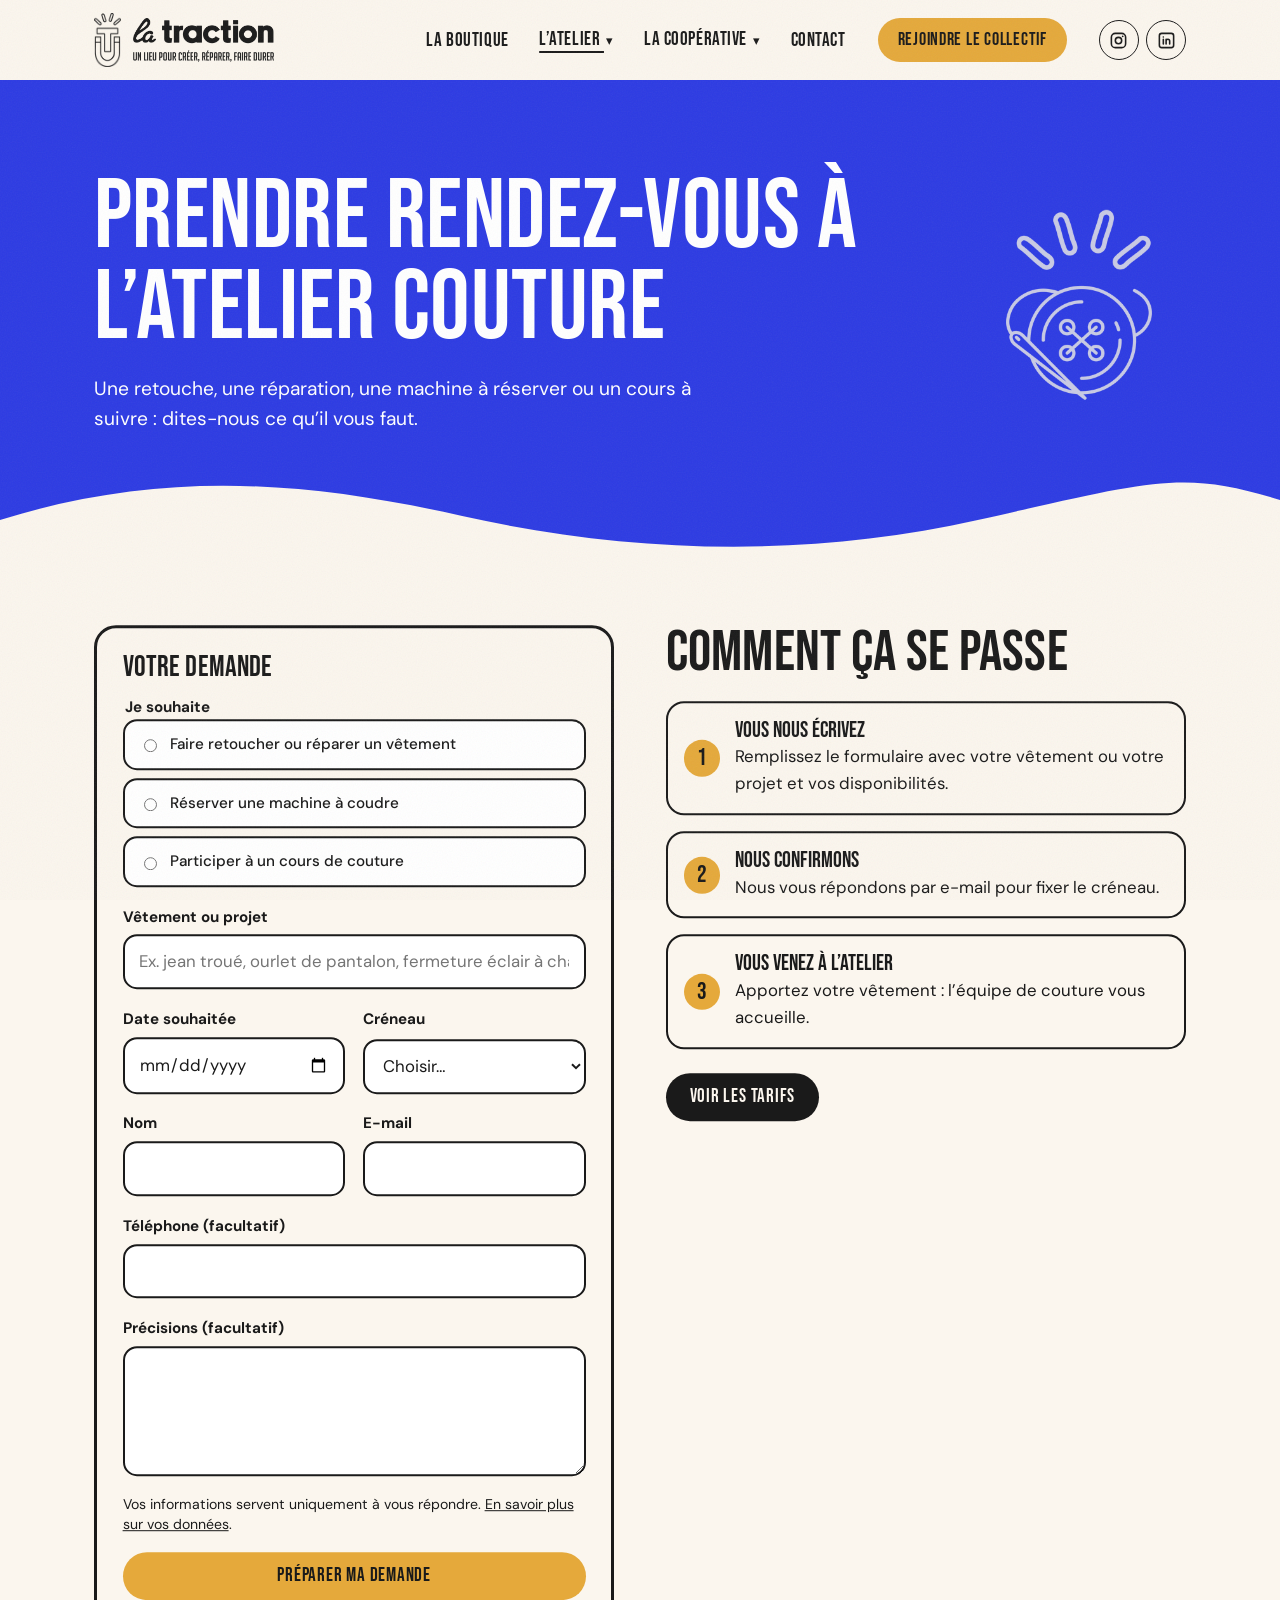
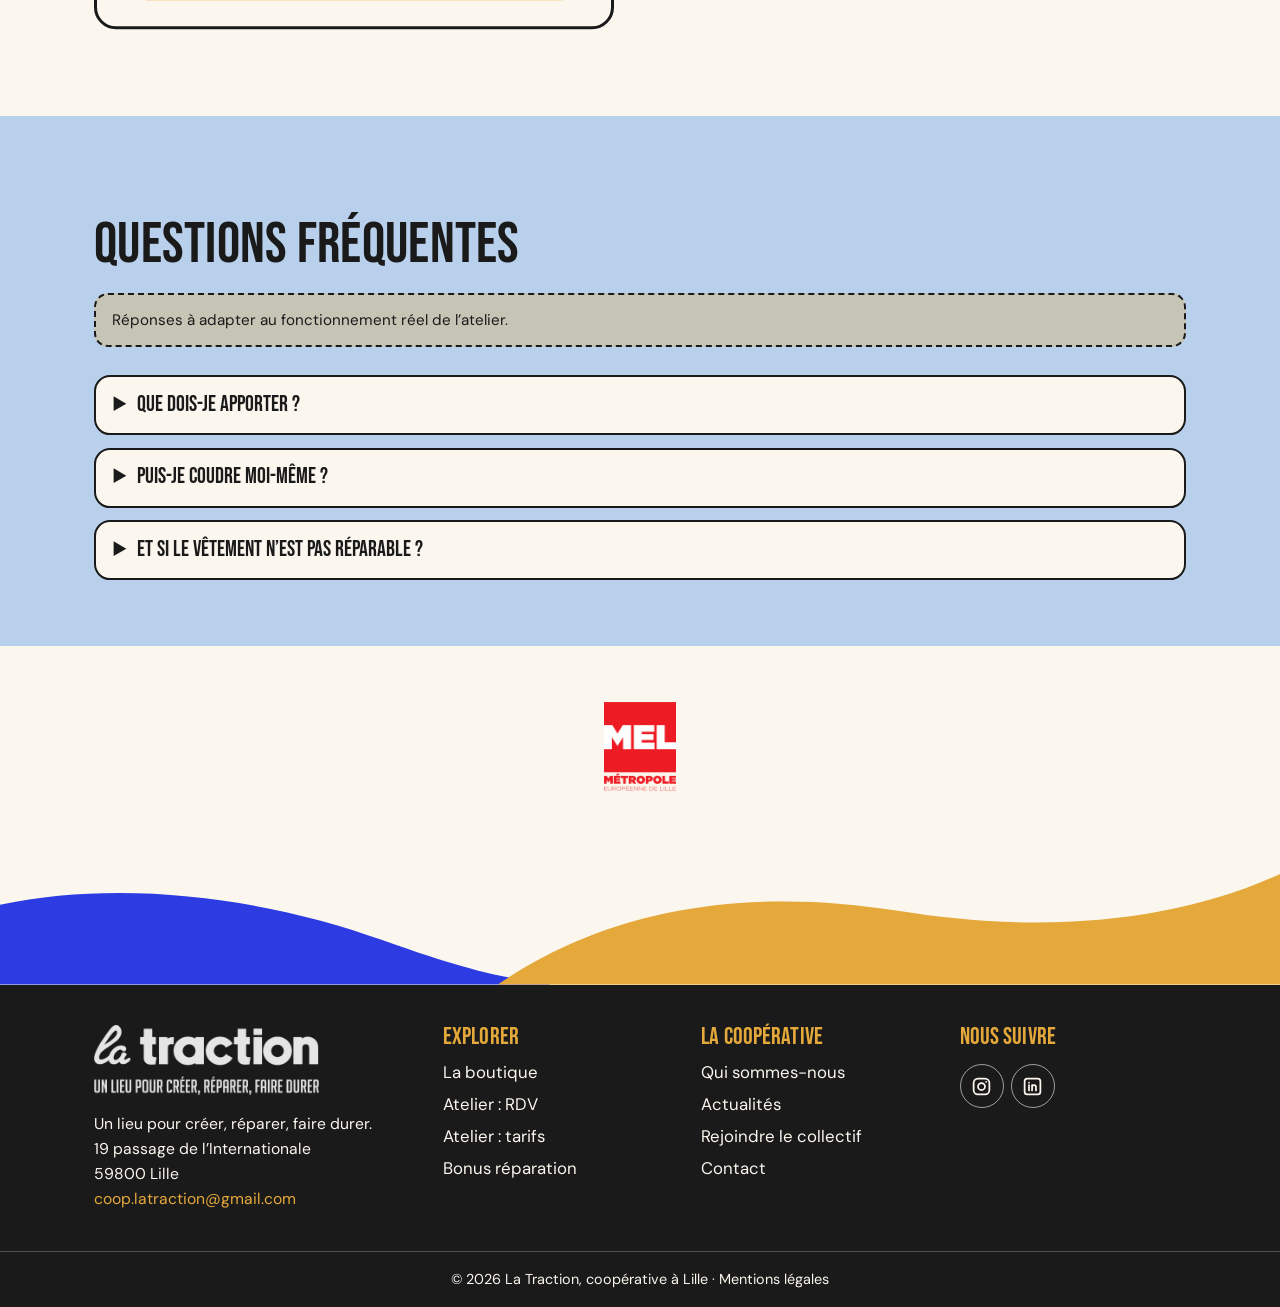
<file: atelier-rdv.html>
<!DOCTYPE html>
<html lang="fr">
<head>
<meta charset="utf-8">
<meta name="viewport" content="width=device-width, initial-scale=1">
<title>Rendez-vous à l’atelier couture – La Traction</title>
<meta name="description" content="Prenez rendez-vous à l’atelier couture de La Traction à Lille : retouches, réparations textile, machines à coudre et cours de couture.">
<link rel="icon" href="favicon.ico" sizes="any">
<link rel="icon" type="image/png" sizes="32x32" href="img/favicon-32.png">
<link rel="apple-touch-icon" href="img/apple-touch-icon.png">
<link rel="preconnect" href="https://fonts.googleapis.com">
<link rel="preconnect" href="https://fonts.gstatic.com" crossorigin>
<link href="https://fonts.googleapis.com/css2?family=Bebas+Neue&display=swap" rel="stylesheet">
<script>document.documentElement.className+=" js"</script>
<link rel="stylesheet" href="css/style.css?v=20261123e">
</head>
<body>
<a class="skip" href="#contenu">Aller au contenu</a>

<header class="hdr" id="hdr">
  <div class="wrap bar">
    <a class="logo" href="index.html" aria-label="La Traction, accueil">
      <img class="mag" src="img/logo-aimant.png" width="240" height="474" alt="">
      <img class="mot" src="img/logo-mot.png" width="520" height="162" alt="la traction – un lieu pour créer, réparer, faire durer">
    </a>
    <button class="burger" id="burger" aria-label="Ouvrir le menu" aria-expanded="false" aria-controls="nav"><span></span></button>
    <nav class="nav" id="nav" aria-label="Navigation principale">
      <ul>
        <li><a href="boutique.html">La boutique</a></li>
        <li class="has-sub">
          <button class="sb current" type="button" aria-expanded="false" aria-controls="sub-atelier">L’atelier <span class="chev" aria-hidden="true">▾</span></button>
          <ul class="sub" id="sub-atelier">
            <li><a href="atelier-rdv.html" aria-current="page">RDV</a></li>
            <li><a href="atelier-tarifs.html">Tarifs</a></li>
            <li><a href="bonus-reparation.html">Bonus réparation</a></li>
          </ul>
        </li>
        <li class="has-sub">
          <button class="sb" type="button" aria-expanded="false" aria-controls="sub-coop">La coopérative <span class="chev" aria-hidden="true">▾</span></button>
          <ul class="sub" id="sub-coop">
            <li><a href="cooperative.html">Qui sommes-nous</a></li>
            <li><a href="actualites.html">Actualités</a></li>
          </ul>
        </li>
        <li><a href="contact.html">Contact</a></li>
      </ul>
      <a class="cta" href="rejoindre.html">Rejoindre le collectif</a>
      <ul class="social" aria-label="Réseaux sociaux">
        <li><a href="https://www.instagram.com/la_traction_coop/" target="_blank" rel="noopener" aria-label="Instagram de La Traction (nouvel onglet)"><svg viewBox="0 0 24 24" aria-hidden="true"><rect x="3" y="3" width="18" height="18" rx="5"/><circle cx="12" cy="12" r="4"/><circle cx="17.3" cy="6.7" r="1.1" class="fill"/></svg></a></li>
        <li><a href="https://www.linkedin.com/company/coop%C3%A9rative-la-traction/" target="_blank" rel="noopener" aria-label="LinkedIn de La Traction (nouvel onglet)"><svg viewBox="0 0 24 24" aria-hidden="true"><rect x="3" y="3" width="18" height="18" rx="3"/><path d="M8 10.5V16.5M8 7.6v.01M11.5 16.5v-6M11.5 13c0-1.6 1-2.6 2.3-2.6s2.2.9 2.2 2.6v3.5"/></svg></a></li>
      </ul>
    </nav>
  </div>
</header>

<main id="contenu">
<section class="phero cobalt" aria-labelledby="t-page">
  <div class="wrap" data-speed=".06"><h1 id="t-page">Prendre rendez-vous à l’atelier couture</h1><p>Une retouche, une réparation, une machine à réserver ou un cours à suivre : dites-nous ce qu’il vous faut.</p></div>
  <img class="phero-picto" src="img/picto-reparer.png" width="230" height="300" alt=""><svg class="phero-wave" viewBox="0 0 1440 100" preserveAspectRatio="none" aria-hidden="true"><path d="M0 60C180 10 340 20 520 56S900 100 1100 60 1330 10 1440 40V100H0Z" fill="#FBF6EE"/></svg>
</section>
<section class="sec"><div class="wrap grid2" data-speed=".035">
  <div class="panel"><h3>Votre demande</h3><form class="form" id="f-rdv" data-mail="coop.latraction@gmail.com" data-subject="Demande de rendez-vous à l’atelier" data-sent="s-rdv" novalidate>
  <fieldset class="field"><legend>Je souhaite</legend><div class="opts">
    <label><input type="radio" name="motif" value="reparation" required> Faire retoucher ou réparer un vêtement</label>
    <label><input type="radio" name="motif" value="poste"> Réserver une machine à coudre</label>
    <label><input type="radio" name="motif" value="atelier"> Participer à un cours de couture</label></div><span class="err">Choisissez une option.</span></fieldset>
  <div class="field"><label for="objet">Vêtement ou projet</label><input id="objet" name="objet" type="text" required placeholder="Ex. jean troué, ourlet de pantalon, fermeture éclair à changer…"><span class="err">Ce champ est obligatoire.</span></div>
  <div class="row2"><div class="field"><label for="date">Date souhaitée</label><input id="date" name="date" type="date" required ><span class="err">Ce champ est obligatoire.</span></div><div class="field"><label for="creneau">Créneau</label><select id="creneau" name="creneau" required><option value="">Choisir…</option><option>Matin</option><option>Après-midi</option><option>Indifférent</option></select><span class="err">Choisissez une option.</span></div></div>
  <div class="row2"><div class="field"><label for="nom">Nom</label><input id="nom" name="nom" type="text" required ><span class="err">Ce champ est obligatoire.</span></div><div class="field"><label for="email">E-mail</label><input id="email" name="email" type="email" required ><span class="err">Saisissez une adresse e-mail valide.</span></div></div>
  <div class="field"><label for="tel">Téléphone (facultatif)</label><input id="tel" name="tel" type="tel" ><span class="err">Ce champ est obligatoire.</span></div>
  <div class="field"><label for="message">Précisions (facultatif)</label><textarea id="message" name="message"></textarea><span class="err">Ce champ est obligatoire.</span></div>
  <p class="rgpd">Vos informations servent uniquement à vous répondre. <a href="mentions-legales.html#donnees">En savoir plus sur vos données</a>.</p>
  <button class="btn" type="submit">Préparer ma demande</button>
</form><div class="sent" id="s-rdv" role="status"><h3>Votre demande est prête</h3><p>Vérifiez le récapitulatif puis envoyez-le depuis votre messagerie.</p><pre></pre><a class="btn" href="#">Envoyer par e-mail</a><p style="margin:1rem 0 0">Le bouton ne s’ouvre pas ? Copiez ce texte et envoyez-le à <strong class="addr"></strong>.</p></div></div>
  <div>
    <h2>Comment ça se passe</h2>
    <ol class="steps">
      <li><strong>Vous nous écrivez</strong>Remplissez le formulaire avec votre vêtement ou votre projet et vos disponibilités.</li>
      <li><strong>Nous confirmons</strong>Nous vous répondons par e-mail pour fixer le créneau.</li>
      <li><strong>Vous venez à l’atelier</strong>Apportez votre vêtement : l’équipe de couture vous accueille.</li>
    </ol>
    <p style="margin-top:1.5rem"><a class="btn dark" href="atelier-tarifs.html">Voir les tarifs</a></p>
  </div>
</div></section>
<section class="sec alt"><div class="wrap" data-speed="-.035"><h2>Questions fréquentes</h2><p class="note">Réponses à adapter au fonctionnement réel de l’atelier.</p>
  <details><summary>Que dois-je apporter ?</summary><p>Le vêtement ou le textile à reprendre, propre, et si vous les avez : les boutons, le tissu ou la fermeture de rechange.</p></details>
  <details><summary>Puis-je coudre moi-même ?</summary><p>Oui : les machines à coudre sont partagées. Venez avec votre projet et travaillez sur place, avec les conseils de l’équipe.</p></details>
  <details><summary>Et si le vêtement n’est pas réparable ?</summary><p>Nous vous l’expliquons et cherchons une autre solution : transformation, réutilisation du tissu pour une création ou recyclage textile.</p></details>
</div></section>
</main>

<!-- Financeurs : un <li> par logo. Déposer les logos (PNG ou SVG à fond transparent) dans img/partenaires/ -->
<section class="partners" aria-label="Nos financeurs">
  <div class="wrap">
    <ul class="plist">
      <li><img src="img/partenaires/mel.png" alt="Métropole Européenne de Lille" width="324" height="400" data-logo></li>
    </ul>
  </div>
</section>

<footer>
  <svg class="ft-waves" viewBox="0 0 1440 200" preserveAspectRatio="none" aria-hidden="true">
    <path d="M0 200V96C140 62 300 88 430 142S580 190 620 200Z" fill="#2D3BE3"/>
    <path d="M560 200C690 96 850 74 1010 104S1320 120 1440 56V200Z" fill="#E5A93B"/>
  </svg>
  <div class="ft">
    <div class="cols">
      <div class="brand">
        <img src="img/logo-mot.png" width="520" height="162" alt="la traction">
        <address>Un lieu pour créer, réparer, faire durer.<br>19 passage de l’Internationale<br>59800 Lille<br><a href="mailto:coop.latraction@gmail.com">coop.latraction@gmail.com</a></address>
      </div>
      <div><h3>Explorer</h3><ul>
        <li><a href="boutique.html">La boutique</a></li>
        <li><a href="atelier-rdv.html">Atelier : RDV</a></li>
        <li><a href="atelier-tarifs.html">Atelier : tarifs</a></li>
        <li><a href="bonus-reparation.html">Bonus réparation</a></li></ul></div>
      <div><h3>La coopérative</h3><ul>
        <li><a href="cooperative.html">Qui sommes-nous</a></li>
        <li><a href="actualites.html">Actualités</a></li>
        <li><a href="rejoindre.html">Rejoindre le collectif</a></li>
        <li><a href="contact.html">Contact</a></li></ul></div>
      <div><h3>Nous suivre</h3>
        <ul class="social ft-social" aria-label="Réseaux sociaux">
          <li><a href="https://www.instagram.com/la_traction_coop/" target="_blank" rel="noopener" aria-label="Instagram de La Traction (nouvel onglet)"><svg viewBox="0 0 24 24" aria-hidden="true"><rect x="3" y="3" width="18" height="18" rx="5"/><circle cx="12" cy="12" r="4"/><circle cx="17.3" cy="6.7" r="1.1" class="fill"/></svg></a></li>
          <li><a href="https://www.linkedin.com/company/coop%C3%A9rative-la-traction/" target="_blank" rel="noopener" aria-label="LinkedIn de La Traction (nouvel onglet)"><svg viewBox="0 0 24 24" aria-hidden="true"><rect x="3" y="3" width="18" height="18" rx="3"/><path d="M8 10.5V16.5M8 7.6v.01M11.5 16.5v-6M11.5 13c0-1.6 1-2.6 2.3-2.6s2.2.9 2.2 2.6v3.5"/></svg></a></li>
        </ul></div>
    </div>
    <div class="legal">© 2026 La Traction, coopérative à Lille · <a href="mentions-legales.html">Mentions légales</a></div>
  </div>
</footer>

<script src="js/main.js?v=20261123e"></script>
<script src="js/forms.js?v=20261123e"></script>
</body>
</html>
</file>
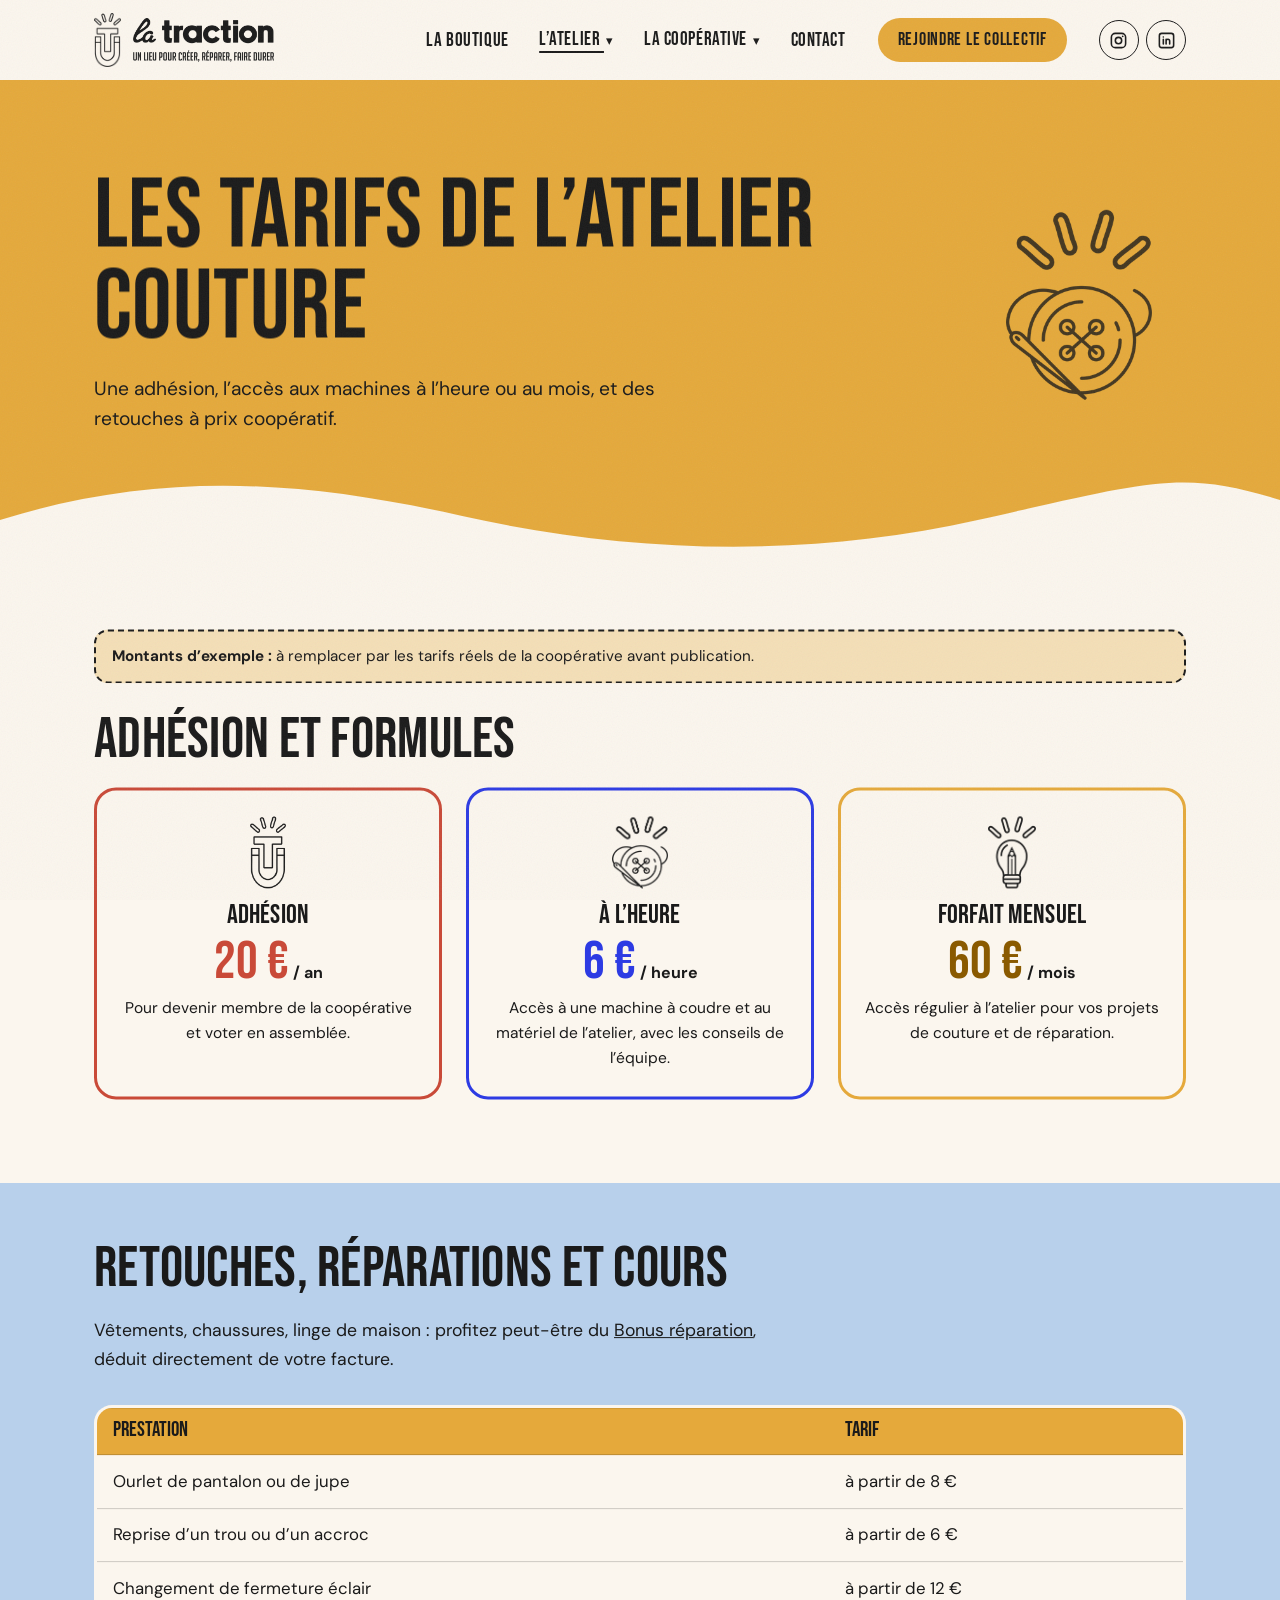
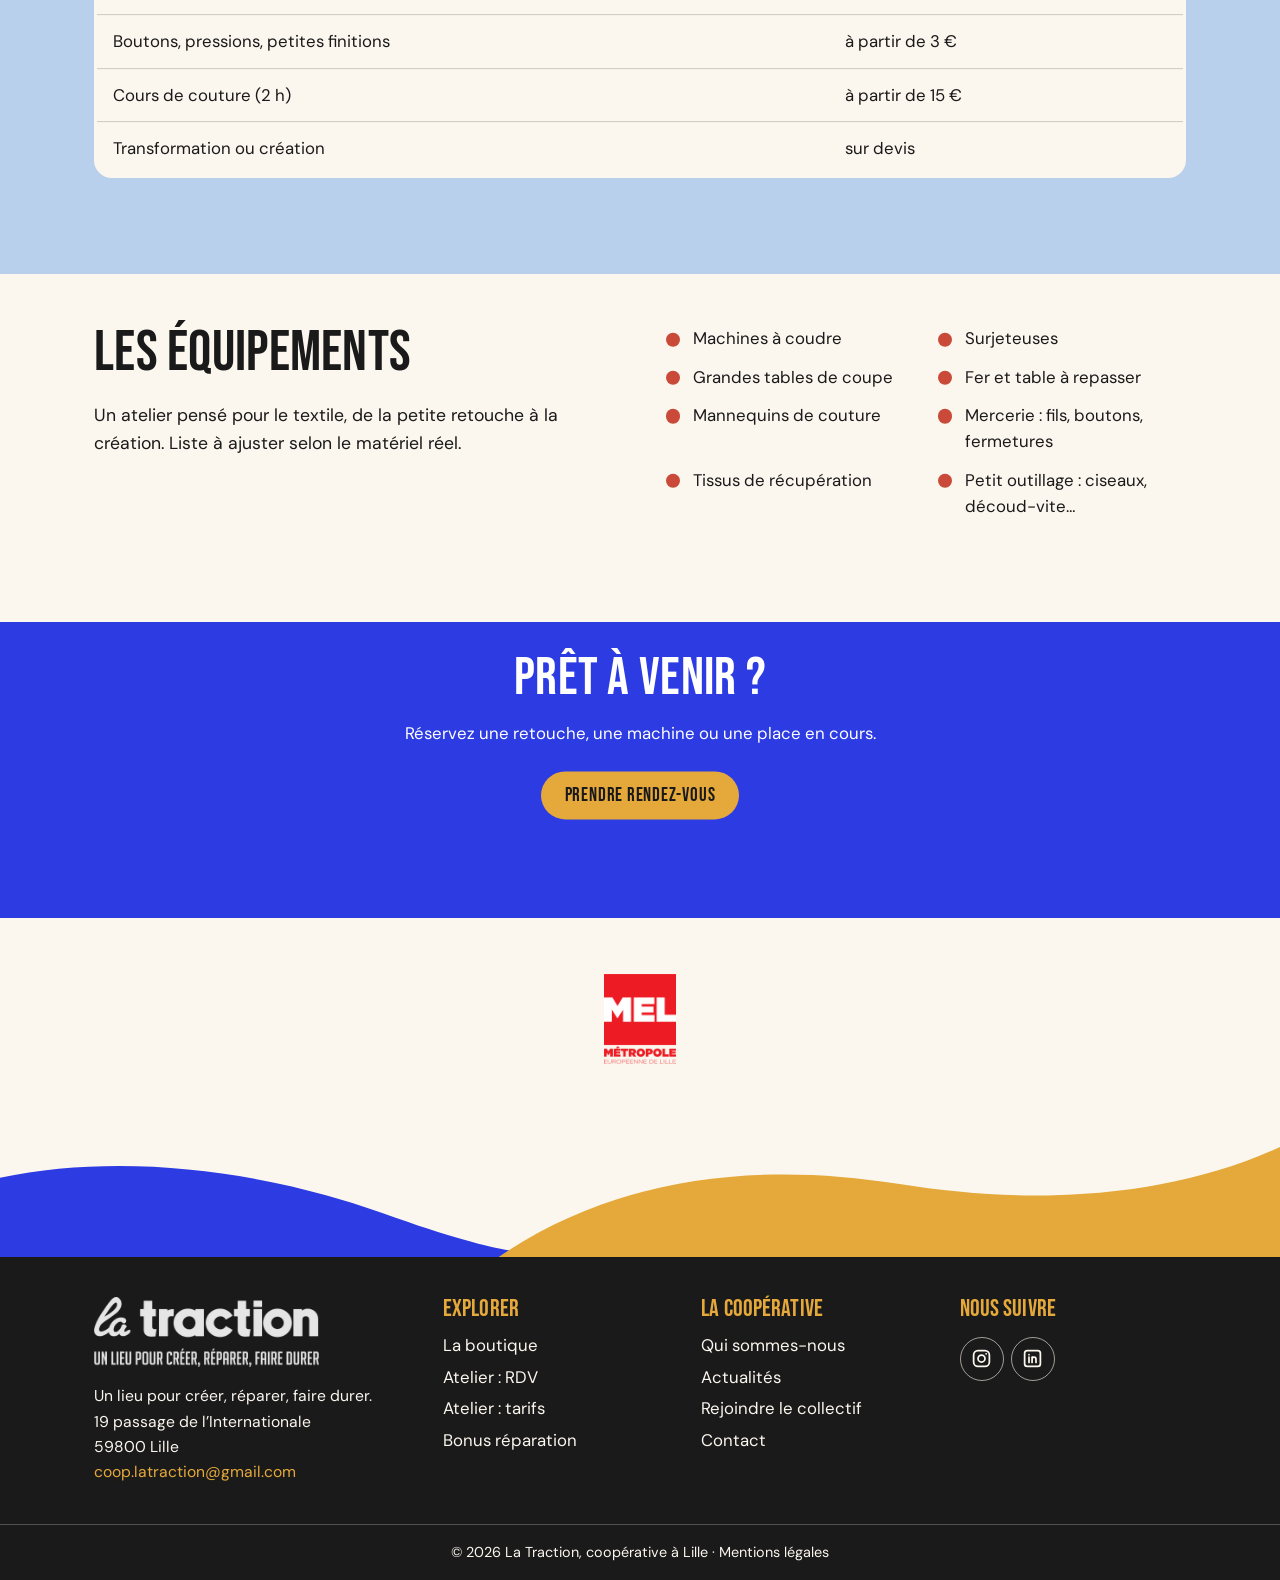
<file: atelier-tarifs.html>
<!DOCTYPE html>
<html lang="fr">
<head>
<meta charset="utf-8">
<meta name="viewport" content="width=device-width, initial-scale=1">
<title>Tarifs de l’atelier couture – La Traction</title>
<meta name="description" content="Tarifs de l’atelier couture de La Traction à Lille : adhésion, accès aux machines à coudre, retouches, réparations textile et cours.">
<link rel="icon" href="favicon.ico" sizes="any">
<link rel="icon" type="image/png" sizes="32x32" href="img/favicon-32.png">
<link rel="apple-touch-icon" href="img/apple-touch-icon.png">
<link rel="preconnect" href="https://fonts.googleapis.com">
<link rel="preconnect" href="https://fonts.gstatic.com" crossorigin>
<link href="https://fonts.googleapis.com/css2?family=Bebas+Neue&display=swap" rel="stylesheet">
<script>document.documentElement.className+=" js"</script>
<link rel="stylesheet" href="css/style.css?v=20261123e">
</head>
<body>
<a class="skip" href="#contenu">Aller au contenu</a>

<header class="hdr" id="hdr">
  <div class="wrap bar">
    <a class="logo" href="index.html" aria-label="La Traction, accueil">
      <img class="mag" src="img/logo-aimant.png" width="240" height="474" alt="">
      <img class="mot" src="img/logo-mot.png" width="520" height="162" alt="la traction – un lieu pour créer, réparer, faire durer">
    </a>
    <button class="burger" id="burger" aria-label="Ouvrir le menu" aria-expanded="false" aria-controls="nav"><span></span></button>
    <nav class="nav" id="nav" aria-label="Navigation principale">
      <ul>
        <li><a href="boutique.html">La boutique</a></li>
        <li class="has-sub">
          <button class="sb current" type="button" aria-expanded="false" aria-controls="sub-atelier">L’atelier <span class="chev" aria-hidden="true">▾</span></button>
          <ul class="sub" id="sub-atelier">
            <li><a href="atelier-rdv.html">RDV</a></li>
            <li><a href="atelier-tarifs.html" aria-current="page">Tarifs</a></li>
            <li><a href="bonus-reparation.html">Bonus réparation</a></li>
          </ul>
        </li>
        <li class="has-sub">
          <button class="sb" type="button" aria-expanded="false" aria-controls="sub-coop">La coopérative <span class="chev" aria-hidden="true">▾</span></button>
          <ul class="sub" id="sub-coop">
            <li><a href="cooperative.html">Qui sommes-nous</a></li>
            <li><a href="actualites.html">Actualités</a></li>
          </ul>
        </li>
        <li><a href="contact.html">Contact</a></li>
      </ul>
      <a class="cta" href="rejoindre.html">Rejoindre le collectif</a>
      <ul class="social" aria-label="Réseaux sociaux">
        <li><a href="https://www.instagram.com/la_traction_coop/" target="_blank" rel="noopener" aria-label="Instagram de La Traction (nouvel onglet)"><svg viewBox="0 0 24 24" aria-hidden="true"><rect x="3" y="3" width="18" height="18" rx="5"/><circle cx="12" cy="12" r="4"/><circle cx="17.3" cy="6.7" r="1.1" class="fill"/></svg></a></li>
        <li><a href="https://www.linkedin.com/company/coop%C3%A9rative-la-traction/" target="_blank" rel="noopener" aria-label="LinkedIn de La Traction (nouvel onglet)"><svg viewBox="0 0 24 24" aria-hidden="true"><rect x="3" y="3" width="18" height="18" rx="3"/><path d="M8 10.5V16.5M8 7.6v.01M11.5 16.5v-6M11.5 13c0-1.6 1-2.6 2.3-2.6s2.2.9 2.2 2.6v3.5"/></svg></a></li>
      </ul>
    </nav>
  </div>
</header>

<main id="contenu">
<section class="phero mustard" aria-labelledby="t-page">
  <div class="wrap" data-speed=".06"><h1 id="t-page">Les tarifs de l’atelier couture</h1><p>Une adhésion, l’accès aux machines à l’heure ou au mois, et des retouches à prix coopératif.</p></div>
  <img class="phero-picto" src="img/picto-reparer.png" width="230" height="300" alt=""><svg class="phero-wave" viewBox="0 0 1440 100" preserveAspectRatio="none" aria-hidden="true"><path d="M0 60C180 10 340 20 520 56S900 100 1100 60 1330 10 1440 40V100H0Z" fill="#FBF6EE"/></svg>
</section>
<section class="sec"><div class="wrap" data-speed=".035">
  <p class="note"><strong>Montants d’exemple :</strong> à remplacer par les tarifs réels de la coopérative avant publication.</p>
  <h2>Adhésion et formules</h2>
  <div class="grid3">
    <article class="price" style="--c:var(--brick)"><img src="img/logo-aimant.png" width="240" height="474" alt=""><h3>Adhésion</h3><div class="amt">20 €<small> / an</small></div><p>Pour devenir membre de la coopérative et voter en assemblée.</p></article>
    <article class="price" style="--c:var(--cobalt)"><img src="img/picto-reparer.png" width="230" height="300" alt=""><h3>À l’heure</h3><div class="amt">6 €<small> / heure</small></div><p>Accès à une machine à coudre et au matériel de l’atelier, avec les conseils de l’équipe.</p></article>
    <article class="price" style="--c:var(--mustard);--a:#8a5a00"><img src="img/picto-creer.png" width="204" height="300" alt=""><h3>Forfait mensuel</h3><div class="amt">60 €<small> / mois</small></div><p>Accès régulier à l’atelier pour vos projets de couture et de réparation.</p></article>
  </div>
</div></section>
<section class="sec alt"><div class="wrap" data-speed="-.035">
  <h2>Retouches, réparations et cours</h2>
  <p class="intro">Vêtements, chaussures, linge de maison : profitez peut-être du <a href="bonus-reparation.html">Bonus réparation</a>, déduit directement de votre facture.</p>
  <table><thead><tr><th>Prestation</th><th>Tarif</th></tr></thead><tbody>
    <tr><td>Ourlet de pantalon ou de jupe</td><td>à partir de 8 €</td></tr>
    <tr><td>Reprise d’un trou ou d’un accroc</td><td>à partir de 6 €</td></tr>
    <tr><td>Changement de fermeture éclair</td><td>à partir de 12 €</td></tr>
    <tr><td>Boutons, pressions, petites finitions</td><td>à partir de 3 €</td></tr>
    <tr><td>Cours de couture (2 h)</td><td>à partir de 15 €</td></tr>
    <tr><td>Transformation ou création</td><td>sur devis</td></tr></tbody></table>
</div></section>
<section class="sec"><div class="wrap grid2" data-speed=".035">
  <div><h2>Les équipements</h2><p class="intro">Un atelier pensé pour le textile, de la petite retouche à la création. Liste à ajuster selon le matériel réel.</p></div>
  <ul class="eq"><li>Machines à coudre</li><li>Surjeteuses</li><li>Grandes tables de coupe</li><li>Fer et table à repasser</li><li>Mannequins de couture</li><li>Mercerie : fils, boutons, fermetures</li><li>Tissus de récupération</li><li>Petit outillage : ciseaux, découd-vite…</li></ul>
</div></section>
<section class="cta-band"><div data-speed=".04"><h2>Prêt à venir ?</h2><p>Réservez une retouche, une machine ou une place en cours.</p><a class="btn" href="atelier-rdv.html">Prendre rendez-vous</a></div></section>
</main>

<!-- Financeurs : un <li> par logo. Déposer les logos (PNG ou SVG à fond transparent) dans img/partenaires/ -->
<section class="partners" aria-label="Nos financeurs">
  <div class="wrap">
    <ul class="plist">
      <li><img src="img/partenaires/mel.png" alt="Métropole Européenne de Lille" width="324" height="400" data-logo></li>
    </ul>
  </div>
</section>

<footer>
  <svg class="ft-waves" viewBox="0 0 1440 200" preserveAspectRatio="none" aria-hidden="true">
    <path d="M0 200V96C140 62 300 88 430 142S580 190 620 200Z" fill="#2D3BE3"/>
    <path d="M560 200C690 96 850 74 1010 104S1320 120 1440 56V200Z" fill="#E5A93B"/>
  </svg>
  <div class="ft">
    <div class="cols">
      <div class="brand">
        <img src="img/logo-mot.png" width="520" height="162" alt="la traction">
        <address>Un lieu pour créer, réparer, faire durer.<br>19 passage de l’Internationale<br>59800 Lille<br><a href="mailto:coop.latraction@gmail.com">coop.latraction@gmail.com</a></address>
      </div>
      <div><h3>Explorer</h3><ul>
        <li><a href="boutique.html">La boutique</a></li>
        <li><a href="atelier-rdv.html">Atelier : RDV</a></li>
        <li><a href="atelier-tarifs.html">Atelier : tarifs</a></li>
        <li><a href="bonus-reparation.html">Bonus réparation</a></li></ul></div>
      <div><h3>La coopérative</h3><ul>
        <li><a href="cooperative.html">Qui sommes-nous</a></li>
        <li><a href="actualites.html">Actualités</a></li>
        <li><a href="rejoindre.html">Rejoindre le collectif</a></li>
        <li><a href="contact.html">Contact</a></li></ul></div>
      <div><h3>Nous suivre</h3>
        <ul class="social ft-social" aria-label="Réseaux sociaux">
          <li><a href="https://www.instagram.com/la_traction_coop/" target="_blank" rel="noopener" aria-label="Instagram de La Traction (nouvel onglet)"><svg viewBox="0 0 24 24" aria-hidden="true"><rect x="3" y="3" width="18" height="18" rx="5"/><circle cx="12" cy="12" r="4"/><circle cx="17.3" cy="6.7" r="1.1" class="fill"/></svg></a></li>
          <li><a href="https://www.linkedin.com/company/coop%C3%A9rative-la-traction/" target="_blank" rel="noopener" aria-label="LinkedIn de La Traction (nouvel onglet)"><svg viewBox="0 0 24 24" aria-hidden="true"><rect x="3" y="3" width="18" height="18" rx="3"/><path d="M8 10.5V16.5M8 7.6v.01M11.5 16.5v-6M11.5 13c0-1.6 1-2.6 2.3-2.6s2.2.9 2.2 2.6v3.5"/></svg></a></li>
        </ul></div>
    </div>
    <div class="legal">© 2026 La Traction, coopérative à Lille · <a href="mentions-legales.html">Mentions légales</a></div>
  </div>
</footer>

<script src="js/main.js?v=20261123e"></script>
</body>
</html>
</file>
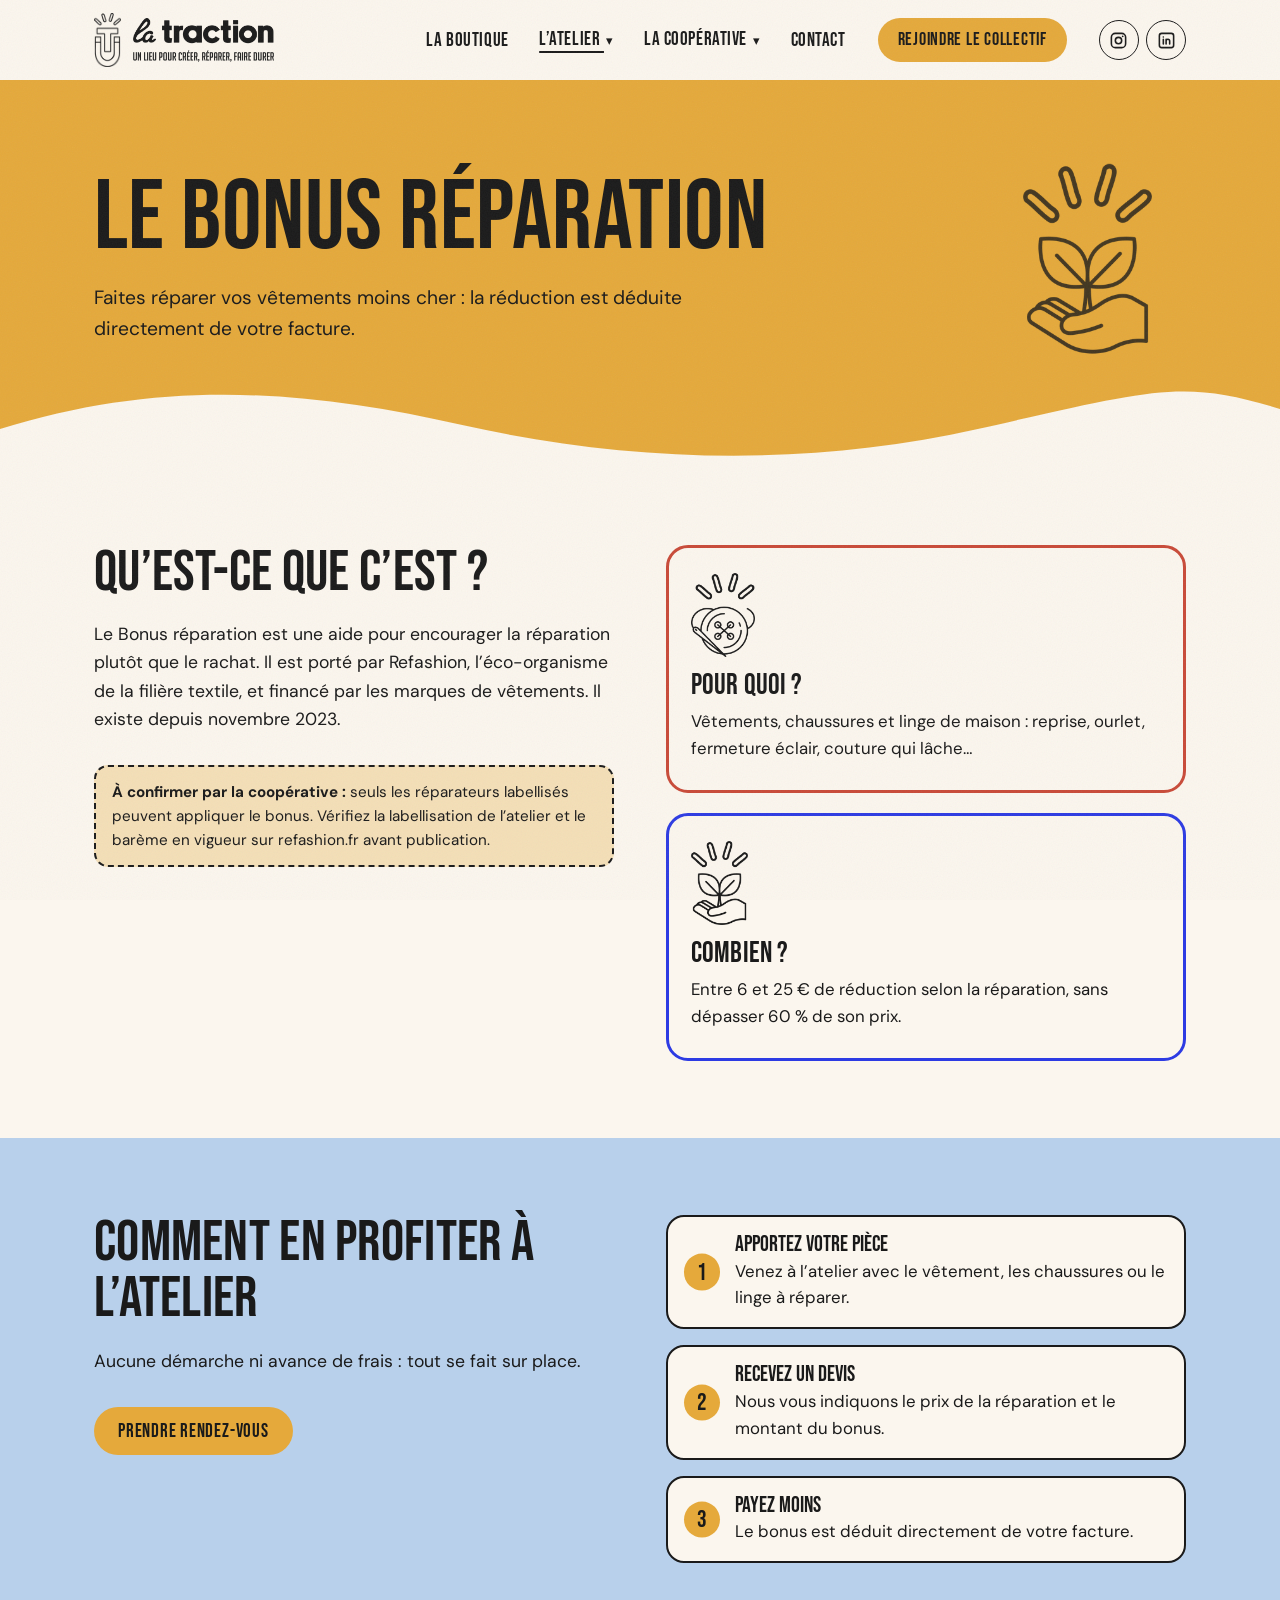
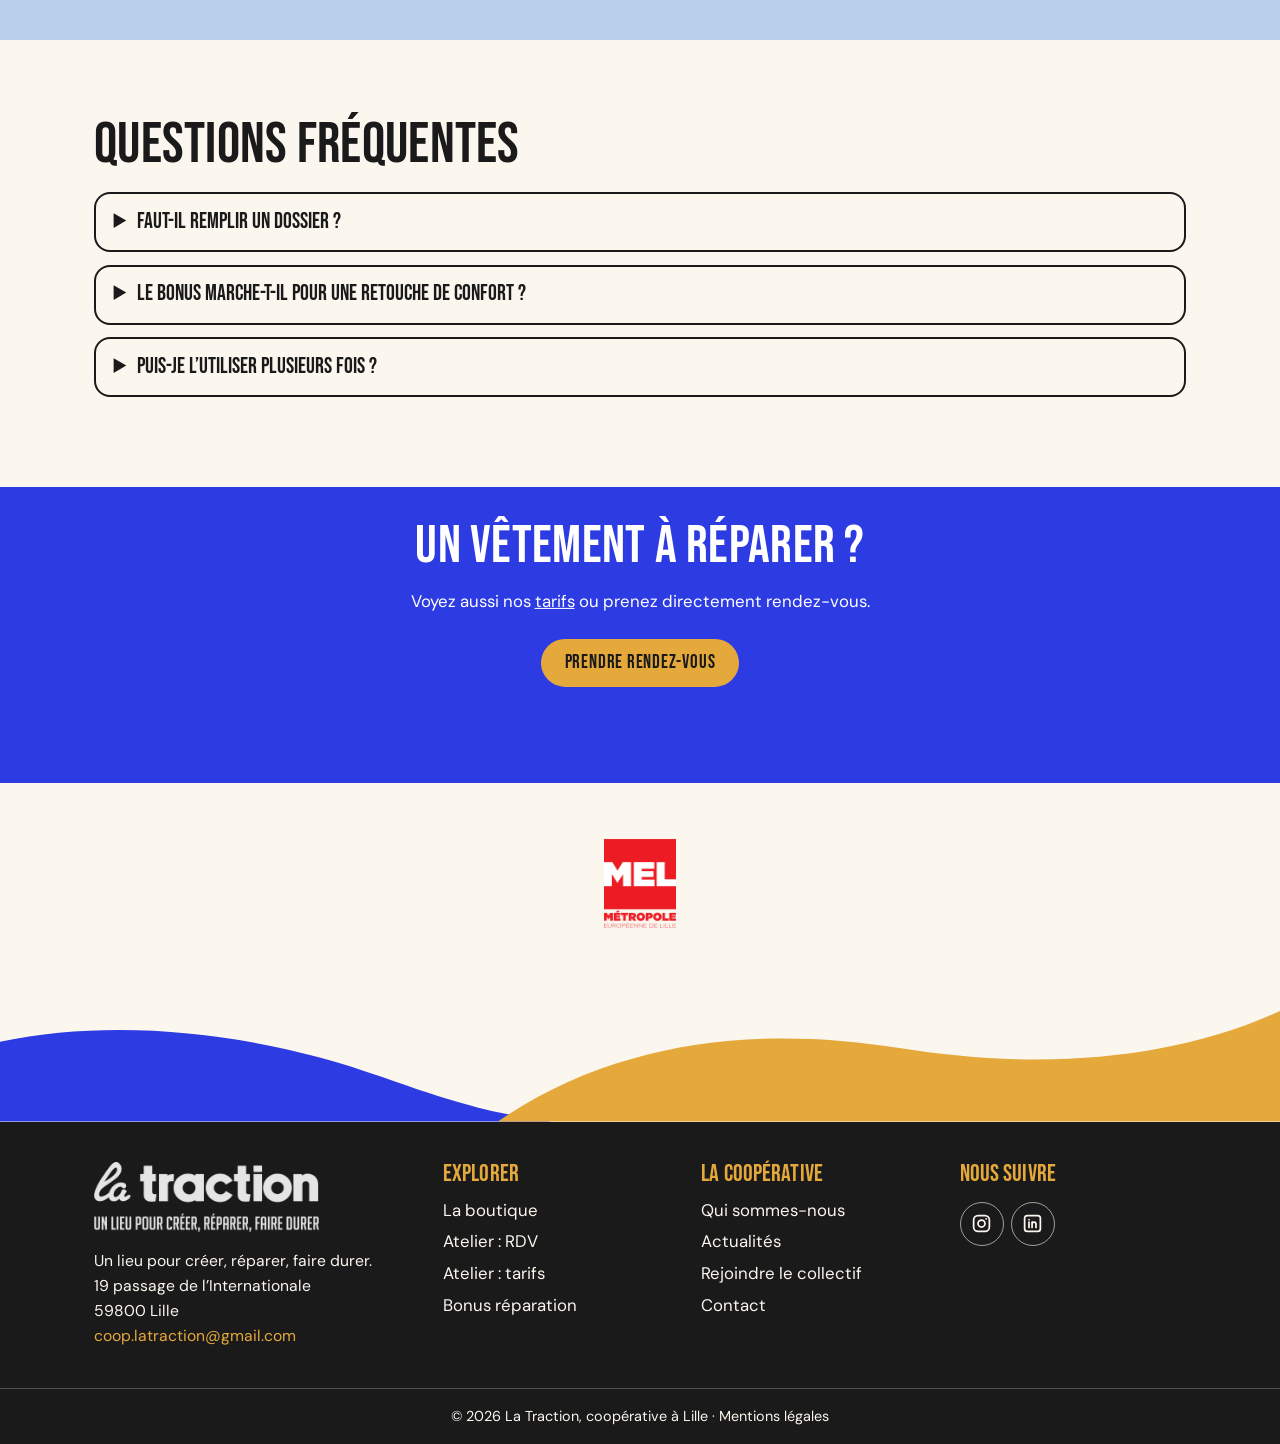
<file: bonus-reparation.html>
<!DOCTYPE html>
<html lang="fr">
<head>
<meta charset="utf-8">
<meta name="viewport" content="width=device-width, initial-scale=1">
<title>Bonus réparation – L’atelier couture – La Traction</title>
<meta name="description" content="Le Bonus réparation à l’atelier couture de La Traction à Lille : une réduction déduite directement de la facture pour réparer vos vêtements, chaussures et linge de maison.">
<link rel="icon" href="favicon.ico" sizes="any">
<link rel="icon" type="image/png" sizes="32x32" href="img/favicon-32.png">
<link rel="apple-touch-icon" href="img/apple-touch-icon.png">
<link rel="preconnect" href="https://fonts.googleapis.com">
<link rel="preconnect" href="https://fonts.gstatic.com" crossorigin>
<link href="https://fonts.googleapis.com/css2?family=Bebas+Neue&display=swap" rel="stylesheet">
<script>document.documentElement.className+=" js"</script>
<link rel="stylesheet" href="css/style.css?v=20261123e">
</head>
<body>
<a class="skip" href="#contenu">Aller au contenu</a>

<header class="hdr" id="hdr">
  <div class="wrap bar">
    <a class="logo" href="index.html" aria-label="La Traction, accueil">
      <img class="mag" src="img/logo-aimant.png" width="240" height="474" alt="">
      <img class="mot" src="img/logo-mot.png" width="520" height="162" alt="la traction – un lieu pour créer, réparer, faire durer">
    </a>
    <button class="burger" id="burger" aria-label="Ouvrir le menu" aria-expanded="false" aria-controls="nav"><span></span></button>
    <nav class="nav" id="nav" aria-label="Navigation principale">
      <ul>
        <li><a href="boutique.html">La boutique</a></li>
        <li class="has-sub">
          <button class="sb current" type="button" aria-expanded="false" aria-controls="sub-atelier">L’atelier <span class="chev" aria-hidden="true">▾</span></button>
          <ul class="sub" id="sub-atelier">
            <li><a href="atelier-rdv.html">RDV</a></li>
            <li><a href="atelier-tarifs.html">Tarifs</a></li>
            <li><a href="bonus-reparation.html" aria-current="page">Bonus réparation</a></li>
          </ul>
        </li>
        <li class="has-sub">
          <button class="sb" type="button" aria-expanded="false" aria-controls="sub-coop">La coopérative <span class="chev" aria-hidden="true">▾</span></button>
          <ul class="sub" id="sub-coop">
            <li><a href="cooperative.html">Qui sommes-nous</a></li>
            <li><a href="actualites.html">Actualités</a></li>
          </ul>
        </li>
        <li><a href="contact.html">Contact</a></li>
      </ul>
      <a class="cta" href="rejoindre.html">Rejoindre le collectif</a>
      <ul class="social" aria-label="Réseaux sociaux">
        <li><a href="https://www.instagram.com/la_traction_coop/" target="_blank" rel="noopener" aria-label="Instagram de La Traction (nouvel onglet)"><svg viewBox="0 0 24 24" aria-hidden="true"><rect x="3" y="3" width="18" height="18" rx="5"/><circle cx="12" cy="12" r="4"/><circle cx="17.3" cy="6.7" r="1.1" class="fill"/></svg></a></li>
        <li><a href="https://www.linkedin.com/company/coop%C3%A9rative-la-traction/" target="_blank" rel="noopener" aria-label="LinkedIn de La Traction (nouvel onglet)"><svg viewBox="0 0 24 24" aria-hidden="true"><rect x="3" y="3" width="18" height="18" rx="3"/><path d="M8 10.5V16.5M8 7.6v.01M11.5 16.5v-6M11.5 13c0-1.6 1-2.6 2.3-2.6s2.2.9 2.2 2.6v3.5"/></svg></a></li>
      </ul>
    </nav>
  </div>
</header>

<main id="contenu">
<section class="phero mustard" aria-labelledby="t-page">
  <div class="wrap" data-speed=".06"><h1 id="t-page">Le Bonus réparation</h1><p>Faites réparer vos vêtements moins cher : la réduction est déduite directement de votre facture.</p></div>
  <img class="phero-picto" src="img/picto-faire-durer.png" width="204" height="300" alt=""><svg class="phero-wave" viewBox="0 0 1440 100" preserveAspectRatio="none" aria-hidden="true"><path d="M0 60C180 10 340 20 520 56S900 100 1100 60 1330 10 1440 40V100H0Z" fill="#FBF6EE"/></svg>
</section>
<section class="sec"><div class="wrap grid2">
  <div>
    <h2>Qu’est-ce que c’est ?</h2>
    <p class="intro">Le Bonus réparation est une aide pour encourager la réparation plutôt que le rachat. Il est porté par Refashion, l’éco-organisme de la filière textile, et financé par les marques de vêtements. Il existe depuis novembre 2023.</p>
    <p class="note"><strong>À confirmer par la coopérative :</strong> seuls les réparateurs labellisés peuvent appliquer le bonus. Vérifiez la labellisation de l’atelier et le barème en vigueur sur refashion.fr avant publication.</p>
  </div>
  <div class="grid-tiles">
    <article class="tile" style="--c:var(--brick)"><img src="img/picto-reparer.png" width="230" height="300" alt=""><h3>Pour quoi ?</h3><p>Vêtements, chaussures et linge de maison : reprise, ourlet, fermeture éclair, couture qui lâche…</p></article>
    <article class="tile" style="--c:var(--cobalt)"><img src="img/picto-faire-durer.png" width="204" height="300" alt=""><h3>Combien ?</h3><p>Entre 6 et 25 € de réduction selon la réparation, sans dépasser 60 % de son prix.</p></article>
  </div>
</div></section>
<section class="sec alt"><div class="wrap grid2">
  <div><h2>Comment en profiter à l’atelier</h2><p class="intro">Aucune démarche ni avance de frais : tout se fait sur place.</p><p><a class="btn" href="atelier-rdv.html">Prendre rendez-vous</a></p></div>
  <ol class="steps">
    <li><strong>Apportez votre pièce</strong>Venez à l’atelier avec le vêtement, les chaussures ou le linge à réparer.</li>
    <li><strong>Recevez un devis</strong>Nous vous indiquons le prix de la réparation et le montant du bonus.</li>
    <li><strong>Payez moins</strong>Le bonus est déduit directement de votre facture.</li>
  </ol>
</div></section>
<section class="sec"><div class="wrap">
  <h2>Questions fréquentes</h2>
  <details><summary>Faut-il remplir un dossier ?</summary><p>Non. La réduction est appliquée par l’atelier au moment de payer, vous n’avez rien à envoyer.</p></details>
  <details><summary>Le bonus marche-t-il pour une retouche de confort ?</summary><p>Le bonus concerne les réparations (trou, accroc, fermeture, couture décousue…). Une retouche purement esthétique, comme raccourcir un pantalon neuf, n’est généralement pas concernée. Nous vous le précisons au devis.</p></details>
  <details><summary>Puis-je l’utiliser plusieurs fois ?</summary><p>Oui, pour chaque réparation éligible, dans la limite du barème en vigueur.</p></details>
</div></section>
<section class="cta-band"><div data-speed=".04"><h2>Un vêtement à réparer ?</h2><p>Voyez aussi nos <a href="atelier-tarifs.html" style="color:inherit">tarifs</a> ou prenez directement rendez-vous.</p><a class="btn" href="atelier-rdv.html">Prendre rendez-vous</a></div></section>
</main>

<!-- Financeurs : un <li> par logo. Déposer les logos (PNG ou SVG à fond transparent) dans img/partenaires/ -->
<section class="partners" aria-label="Nos financeurs">
  <div class="wrap">
    <ul class="plist">
      <li><img src="img/partenaires/mel.png" alt="Métropole Européenne de Lille" width="324" height="400" data-logo></li>
    </ul>
  </div>
</section>

<footer>
  <svg class="ft-waves" viewBox="0 0 1440 200" preserveAspectRatio="none" aria-hidden="true">
    <path d="M0 200V96C140 62 300 88 430 142S580 190 620 200Z" fill="#2D3BE3"/>
    <path d="M560 200C690 96 850 74 1010 104S1320 120 1440 56V200Z" fill="#E5A93B"/>
  </svg>
  <div class="ft">
    <div class="cols">
      <div class="brand">
        <img src="img/logo-mot.png" width="520" height="162" alt="la traction">
        <address>Un lieu pour créer, réparer, faire durer.<br>19 passage de l’Internationale<br>59800 Lille<br><a href="mailto:coop.latraction@gmail.com">coop.latraction@gmail.com</a></address>
      </div>
      <div><h3>Explorer</h3><ul>
        <li><a href="boutique.html">La boutique</a></li>
        <li><a href="atelier-rdv.html">Atelier : RDV</a></li>
        <li><a href="atelier-tarifs.html">Atelier : tarifs</a></li>
        <li><a href="bonus-reparation.html">Bonus réparation</a></li></ul></div>
      <div><h3>La coopérative</h3><ul>
        <li><a href="cooperative.html">Qui sommes-nous</a></li>
        <li><a href="actualites.html">Actualités</a></li>
        <li><a href="rejoindre.html">Rejoindre le collectif</a></li>
        <li><a href="contact.html">Contact</a></li></ul></div>
      <div><h3>Nous suivre</h3>
        <ul class="social ft-social" aria-label="Réseaux sociaux">
          <li><a href="https://www.instagram.com/la_traction_coop/" target="_blank" rel="noopener" aria-label="Instagram de La Traction (nouvel onglet)"><svg viewBox="0 0 24 24" aria-hidden="true"><rect x="3" y="3" width="18" height="18" rx="5"/><circle cx="12" cy="12" r="4"/><circle cx="17.3" cy="6.7" r="1.1" class="fill"/></svg></a></li>
          <li><a href="https://www.linkedin.com/company/coop%C3%A9rative-la-traction/" target="_blank" rel="noopener" aria-label="LinkedIn de La Traction (nouvel onglet)"><svg viewBox="0 0 24 24" aria-hidden="true"><rect x="3" y="3" width="18" height="18" rx="3"/><path d="M8 10.5V16.5M8 7.6v.01M11.5 16.5v-6M11.5 13c0-1.6 1-2.6 2.3-2.6s2.2.9 2.2 2.6v3.5"/></svg></a></li>
        </ul></div>
    </div>
    <div class="legal">© 2026 La Traction, coopérative à Lille · <a href="mentions-legales.html">Mentions légales</a></div>
  </div>
</footer>

<script src="js/main.js?v=20261123e"></script>
</body>
</html>
</file>
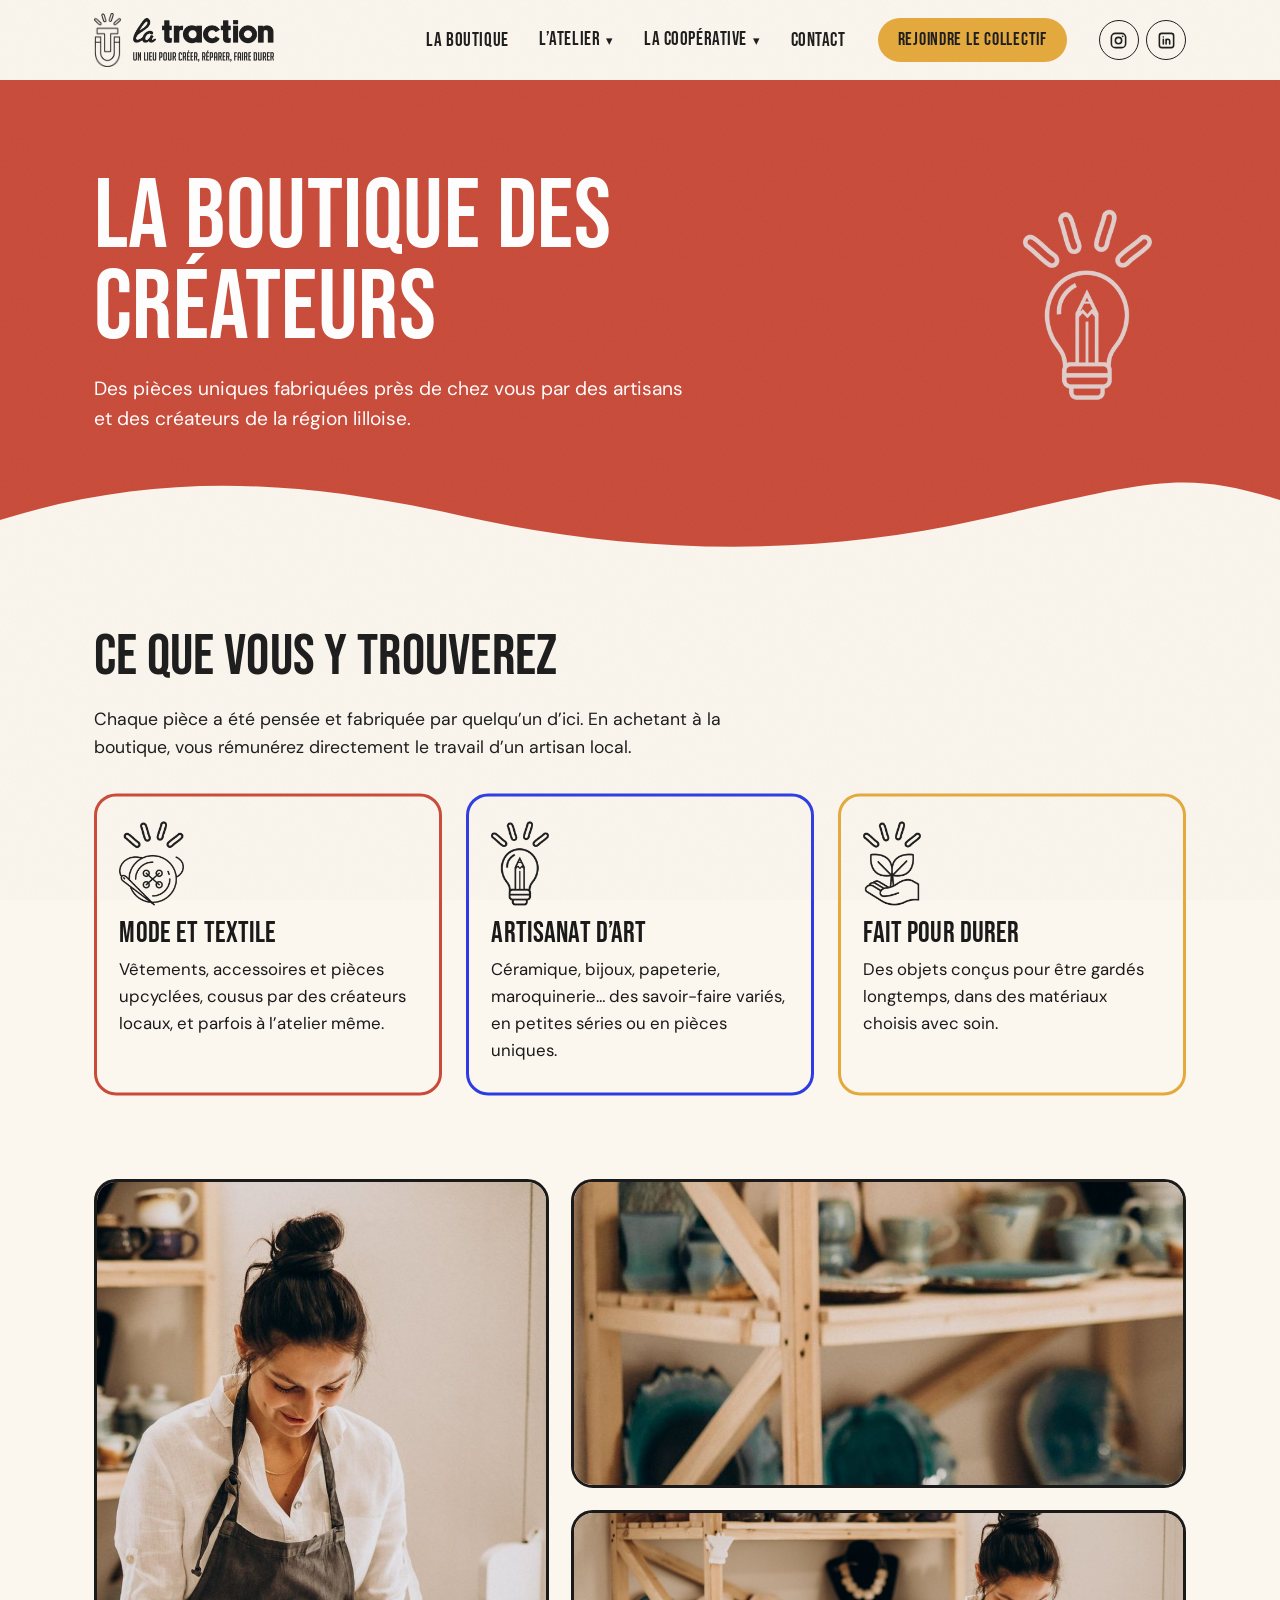
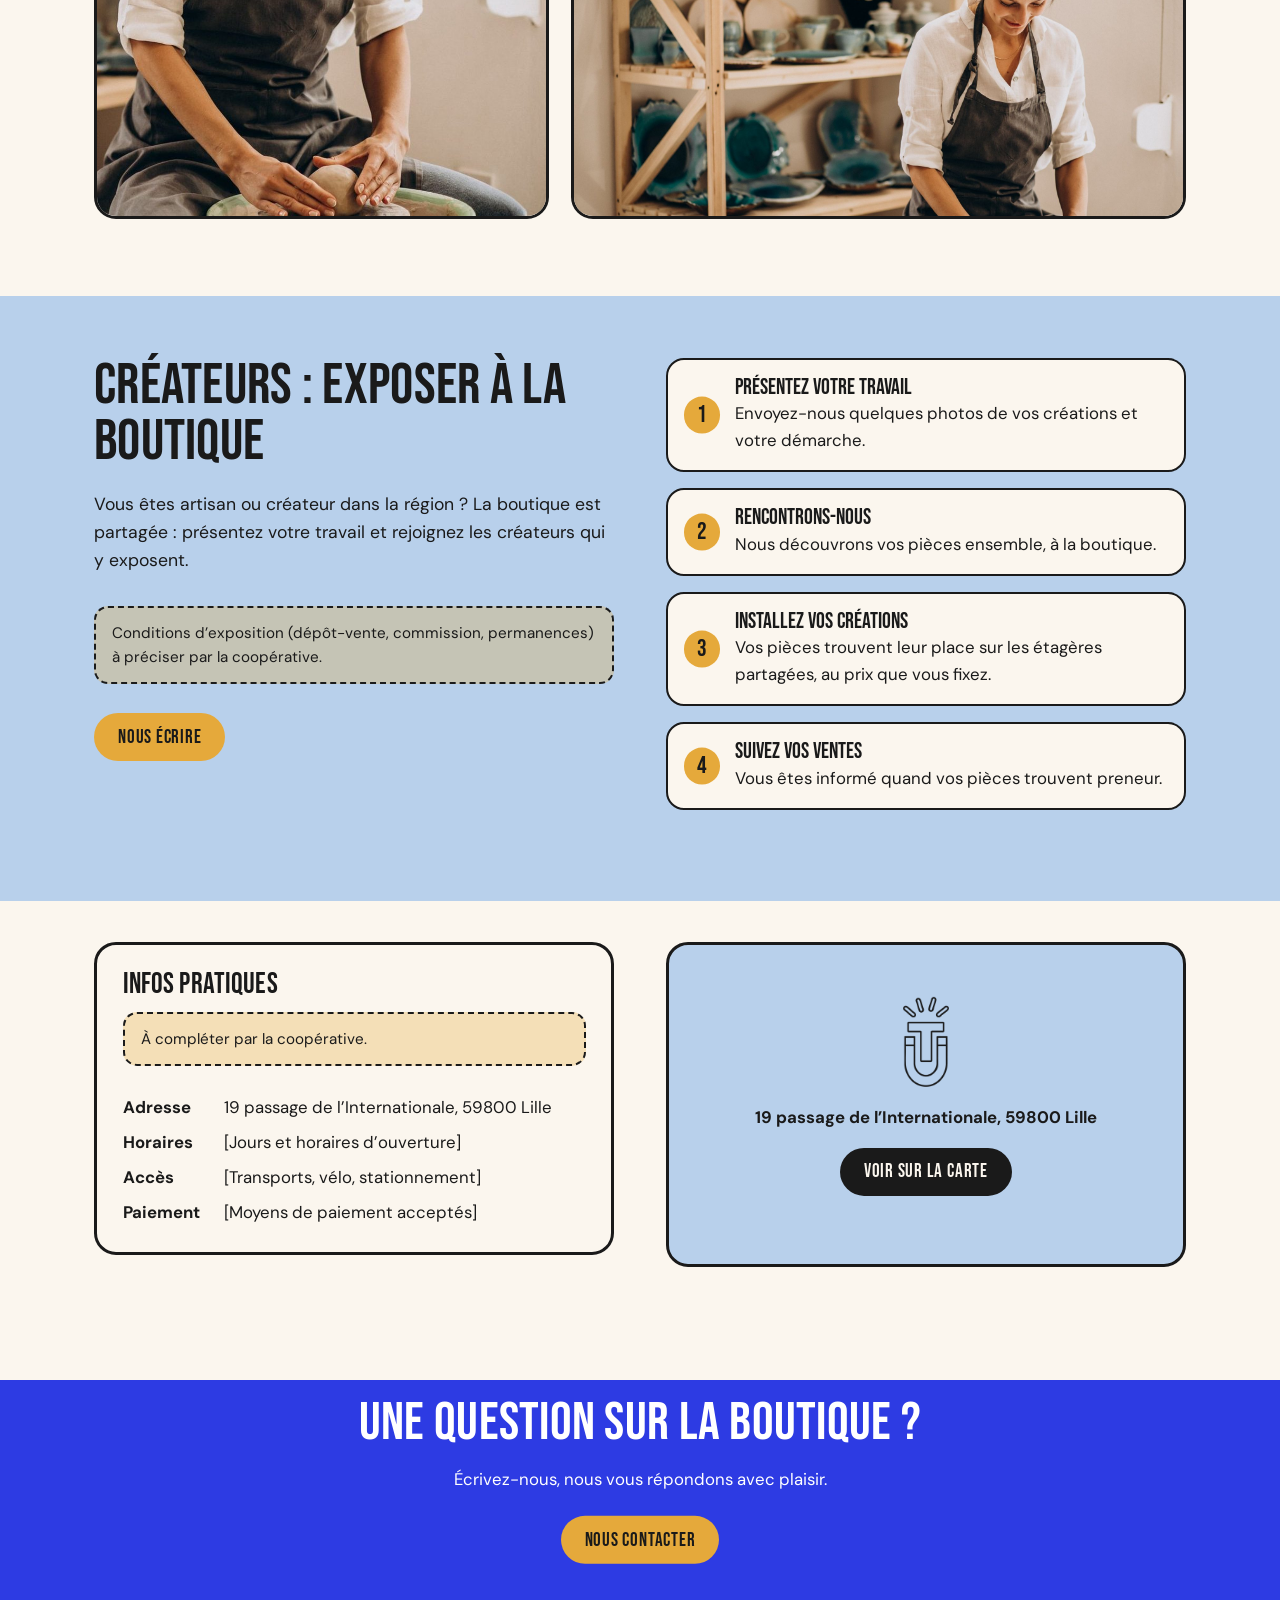
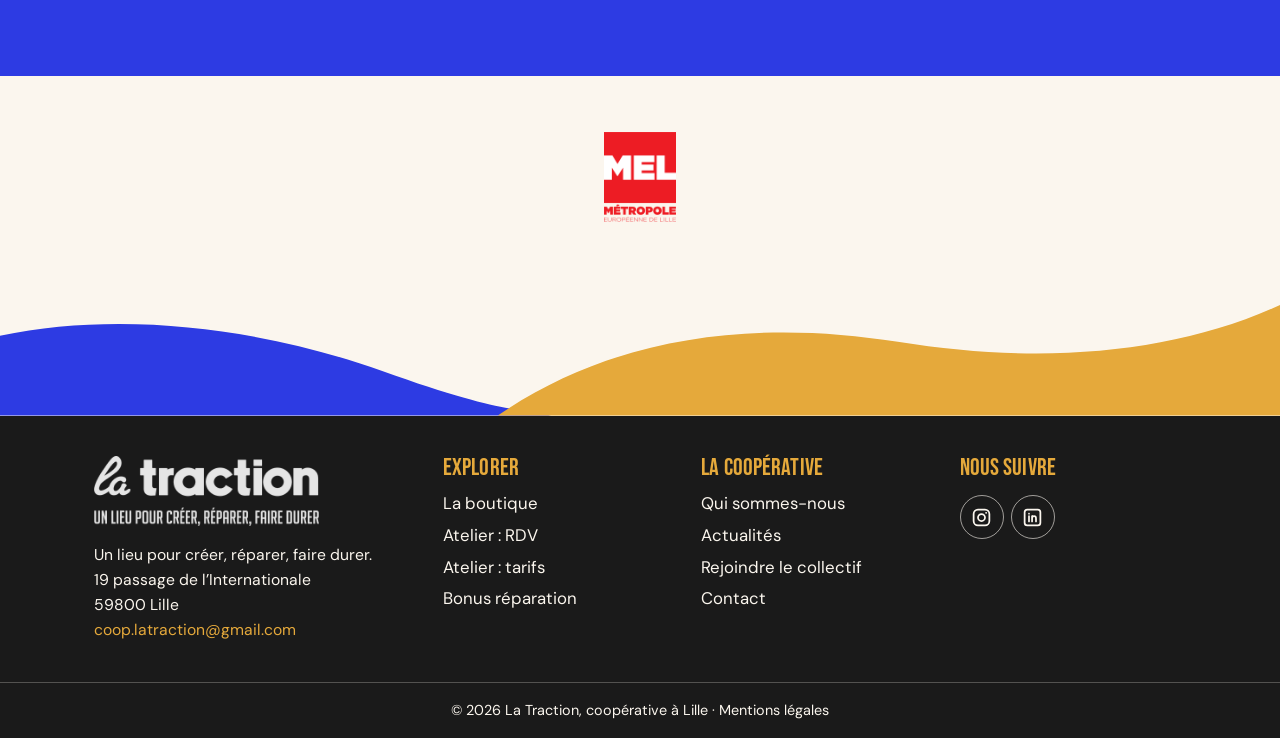
<file: boutique.html>
<!DOCTYPE html>
<html lang="fr">
<head>
<meta charset="utf-8">
<meta name="viewport" content="width=device-width, initial-scale=1">
<title>La boutique des créateurs – La Traction</title>
<meta name="description" content="La boutique de La Traction à Lille : des pièces uniques d’artisans et de créateurs locaux, mode, textile et artisanat d’art.">
<link rel="icon" href="favicon.ico" sizes="any">
<link rel="icon" type="image/png" sizes="32x32" href="img/favicon-32.png">
<link rel="apple-touch-icon" href="img/apple-touch-icon.png">
<link rel="preconnect" href="https://fonts.googleapis.com">
<link rel="preconnect" href="https://fonts.gstatic.com" crossorigin>
<link href="https://fonts.googleapis.com/css2?family=Bebas+Neue&display=swap" rel="stylesheet">
<script>document.documentElement.className+=" js"</script>
<link rel="stylesheet" href="css/style.css?v=20261123e">
</head>
<body>
<a class="skip" href="#contenu">Aller au contenu</a>

<header class="hdr" id="hdr">
  <div class="wrap bar">
    <a class="logo" href="index.html" aria-label="La Traction, accueil">
      <img class="mag" src="img/logo-aimant.png" width="240" height="474" alt="">
      <img class="mot" src="img/logo-mot.png" width="520" height="162" alt="la traction – un lieu pour créer, réparer, faire durer">
    </a>
    <button class="burger" id="burger" aria-label="Ouvrir le menu" aria-expanded="false" aria-controls="nav"><span></span></button>
    <nav class="nav" id="nav" aria-label="Navigation principale">
      <ul>
        <li><a href="boutique.html" aria-current="page">La boutique</a></li>
        <li class="has-sub">
          <button class="sb" type="button" aria-expanded="false" aria-controls="sub-atelier">L’atelier <span class="chev" aria-hidden="true">▾</span></button>
          <ul class="sub" id="sub-atelier">
            <li><a href="atelier-rdv.html">RDV</a></li>
            <li><a href="atelier-tarifs.html">Tarifs</a></li>
            <li><a href="bonus-reparation.html">Bonus réparation</a></li>
          </ul>
        </li>
        <li class="has-sub">
          <button class="sb" type="button" aria-expanded="false" aria-controls="sub-coop">La coopérative <span class="chev" aria-hidden="true">▾</span></button>
          <ul class="sub" id="sub-coop">
            <li><a href="cooperative.html">Qui sommes-nous</a></li>
            <li><a href="actualites.html">Actualités</a></li>
          </ul>
        </li>
        <li><a href="contact.html">Contact</a></li>
      </ul>
      <a class="cta" href="rejoindre.html">Rejoindre le collectif</a>
      <ul class="social" aria-label="Réseaux sociaux">
        <li><a href="https://www.instagram.com/la_traction_coop/" target="_blank" rel="noopener" aria-label="Instagram de La Traction (nouvel onglet)"><svg viewBox="0 0 24 24" aria-hidden="true"><rect x="3" y="3" width="18" height="18" rx="5"/><circle cx="12" cy="12" r="4"/><circle cx="17.3" cy="6.7" r="1.1" class="fill"/></svg></a></li>
        <li><a href="https://www.linkedin.com/company/coop%C3%A9rative-la-traction/" target="_blank" rel="noopener" aria-label="LinkedIn de La Traction (nouvel onglet)"><svg viewBox="0 0 24 24" aria-hidden="true"><rect x="3" y="3" width="18" height="18" rx="3"/><path d="M8 10.5V16.5M8 7.6v.01M11.5 16.5v-6M11.5 13c0-1.6 1-2.6 2.3-2.6s2.2.9 2.2 2.6v3.5"/></svg></a></li>
      </ul>
    </nav>
  </div>
</header>

<main id="contenu">
<section class="phero brick" aria-labelledby="t-page">
  <div class="wrap" data-speed=".06"><h1 id="t-page">La boutique des créateurs</h1><p>Des pièces uniques fabriquées près de chez vous par des artisans et des créateurs de la région lilloise.</p></div>
  <img class="phero-picto" src="img/picto-creer.png" width="204" height="300" alt=""><svg class="phero-wave" viewBox="0 0 1440 100" preserveAspectRatio="none" aria-hidden="true"><path d="M0 60C180 10 340 20 520 56S900 100 1100 60 1330 10 1440 40V100H0Z" fill="#FBF6EE"/></svg>
</section>
<section class="sec"><div class="wrap" data-speed=".035">
  <h2>Ce que vous y trouverez</h2>
  <p class="intro">Chaque pièce a été pensée et fabriquée par quelqu’un d’ici. En achetant à la boutique, vous rémunérez directement le travail d’un artisan local.</p>
  <div class="grid3">
    <article class="tile" style="--c:var(--brick)"><img src="img/picto-reparer.png" width="230" height="300" alt=""><h3>Mode et textile</h3><p>Vêtements, accessoires et pièces upcyclées, cousus par des créateurs locaux, et parfois à l’atelier même.</p></article>
    <article class="tile" style="--c:var(--cobalt)"><img src="img/picto-creer.png" width="204" height="300" alt=""><h3>Artisanat d’art</h3><p>Céramique, bijoux, papeterie, maroquinerie… des savoir-faire variés, en petites séries ou en pièces uniques.</p></article>
    <article class="tile" style="--c:var(--mustard)"><img src="img/picto-faire-durer.png" width="204" height="300" alt=""><h3>Fait pour durer</h3><p>Des objets conçus pour être gardés longtemps, dans des matériaux choisis avec soin.</p></article>
  </div>
</div></section>

<section class="sec gallery-sec"><div class="wrap">
  <div class="gallery">
    <figure class="g-tall kb"><img src="img/boutique-ceramiste.jpg" alt="Une céramiste façonne une pièce sur son tour" width="900" height="1200" loading="lazy"></figure>
    <figure class="g-wide kb"><img src="img/boutique-etageres.jpg" alt="Étagères en bois garnies de céramiques aux tons bleu-vert" width="1200" height="900" loading="lazy"></figure>
    <figure class="g-wide kb"><img src="img/photo-boutique.jpg" alt="Une créatrice au travail devant les étagères de la boutique" width="1920" height="1280" loading="lazy" style="object-position:70% 40%"></figure>
  </div>
</div></section>
<section class="sec alt"><div class="wrap grid2" data-speed="-.035">
  <div>
    <h2>Créateurs : exposer à la boutique</h2>
    <p class="intro">Vous êtes artisan ou créateur dans la région ? La boutique est partagée : présentez votre travail et rejoignez les créateurs qui y exposent.</p><p class="note">Conditions d’exposition (dépôt-vente, commission, permanences) à préciser par la coopérative.</p>
    <a class="btn" href="contact.html">Nous écrire</a>
  </div>
  <ol class="steps">
    <li><strong>Présentez votre travail</strong>Envoyez-nous quelques photos de vos créations et votre démarche.</li>
    <li><strong>Rencontrons-nous</strong>Nous découvrons vos pièces ensemble, à la boutique.</li>
    <li><strong>Installez vos créations</strong>Vos pièces trouvent leur place sur les étagères partagées, au prix que vous fixez.</li>
    <li><strong>Suivez vos ventes</strong>Vous êtes informé quand vos pièces trouvent preneur.</li>
  </ol>
</div></section>

<section class="sec"><div class="wrap grid2" data-speed=".035">
  <div class="panel">
    <h3>Infos pratiques</h3>
    <p class="note">À compléter par la coopérative.</p>
    <dl class="dl"><dt>Adresse</dt><dd>19 passage de l’Internationale, 59800 Lille</dd><dt>Horaires</dt><dd>[Jours et horaires d’ouverture]</dd><dt>Accès</dt><dd>[Transports, vélo, stationnement]</dd><dt>Paiement</dt><dd>[Moyens de paiement acceptés]</dd></dl>
  </div>
  <div class="map"><div><img src="img/logo-aimant.png" width="240" height="474" alt=""><p><strong>19 passage de l’Internationale, 59800 Lille</strong></p><p><a class="btn dark" href="https://www.google.com/maps/search/?api=1&query=19%20passage%20de%20l%27Internationale%2C%2059800%20Lille" rel="noopener">Voir sur la carte</a></p></div></div>
</div></section>
<section class="cta-band"><div data-speed=".04"><h2>Une question sur la boutique ?</h2><p>Écrivez-nous, nous vous répondons avec plaisir.</p><a class="btn" href="contact.html">Nous contacter</a></div></section>
</main>

<!-- Financeurs : un <li> par logo. Déposer les logos (PNG ou SVG à fond transparent) dans img/partenaires/ -->
<section class="partners" aria-label="Nos financeurs">
  <div class="wrap">
    <ul class="plist">
      <li><img src="img/partenaires/mel.png" alt="Métropole Européenne de Lille" width="324" height="400" data-logo></li>
    </ul>
  </div>
</section>

<footer>
  <svg class="ft-waves" viewBox="0 0 1440 200" preserveAspectRatio="none" aria-hidden="true">
    <path d="M0 200V96C140 62 300 88 430 142S580 190 620 200Z" fill="#2D3BE3"/>
    <path d="M560 200C690 96 850 74 1010 104S1320 120 1440 56V200Z" fill="#E5A93B"/>
  </svg>
  <div class="ft">
    <div class="cols">
      <div class="brand">
        <img src="img/logo-mot.png" width="520" height="162" alt="la traction">
        <address>Un lieu pour créer, réparer, faire durer.<br>19 passage de l’Internationale<br>59800 Lille<br><a href="mailto:coop.latraction@gmail.com">coop.latraction@gmail.com</a></address>
      </div>
      <div><h3>Explorer</h3><ul>
        <li><a href="boutique.html">La boutique</a></li>
        <li><a href="atelier-rdv.html">Atelier : RDV</a></li>
        <li><a href="atelier-tarifs.html">Atelier : tarifs</a></li>
        <li><a href="bonus-reparation.html">Bonus réparation</a></li></ul></div>
      <div><h3>La coopérative</h3><ul>
        <li><a href="cooperative.html">Qui sommes-nous</a></li>
        <li><a href="actualites.html">Actualités</a></li>
        <li><a href="rejoindre.html">Rejoindre le collectif</a></li>
        <li><a href="contact.html">Contact</a></li></ul></div>
      <div><h3>Nous suivre</h3>
        <ul class="social ft-social" aria-label="Réseaux sociaux">
          <li><a href="https://www.instagram.com/la_traction_coop/" target="_blank" rel="noopener" aria-label="Instagram de La Traction (nouvel onglet)"><svg viewBox="0 0 24 24" aria-hidden="true"><rect x="3" y="3" width="18" height="18" rx="5"/><circle cx="12" cy="12" r="4"/><circle cx="17.3" cy="6.7" r="1.1" class="fill"/></svg></a></li>
          <li><a href="https://www.linkedin.com/company/coop%C3%A9rative-la-traction/" target="_blank" rel="noopener" aria-label="LinkedIn de La Traction (nouvel onglet)"><svg viewBox="0 0 24 24" aria-hidden="true"><rect x="3" y="3" width="18" height="18" rx="3"/><path d="M8 10.5V16.5M8 7.6v.01M11.5 16.5v-6M11.5 13c0-1.6 1-2.6 2.3-2.6s2.2.9 2.2 2.6v3.5"/></svg></a></li>
        </ul></div>
    </div>
    <div class="legal">© 2026 La Traction, coopérative à Lille · <a href="mentions-legales.html">Mentions légales</a></div>
  </div>
</footer>

<script src="js/main.js?v=20261123e"></script>
</body>
</html>
</file>
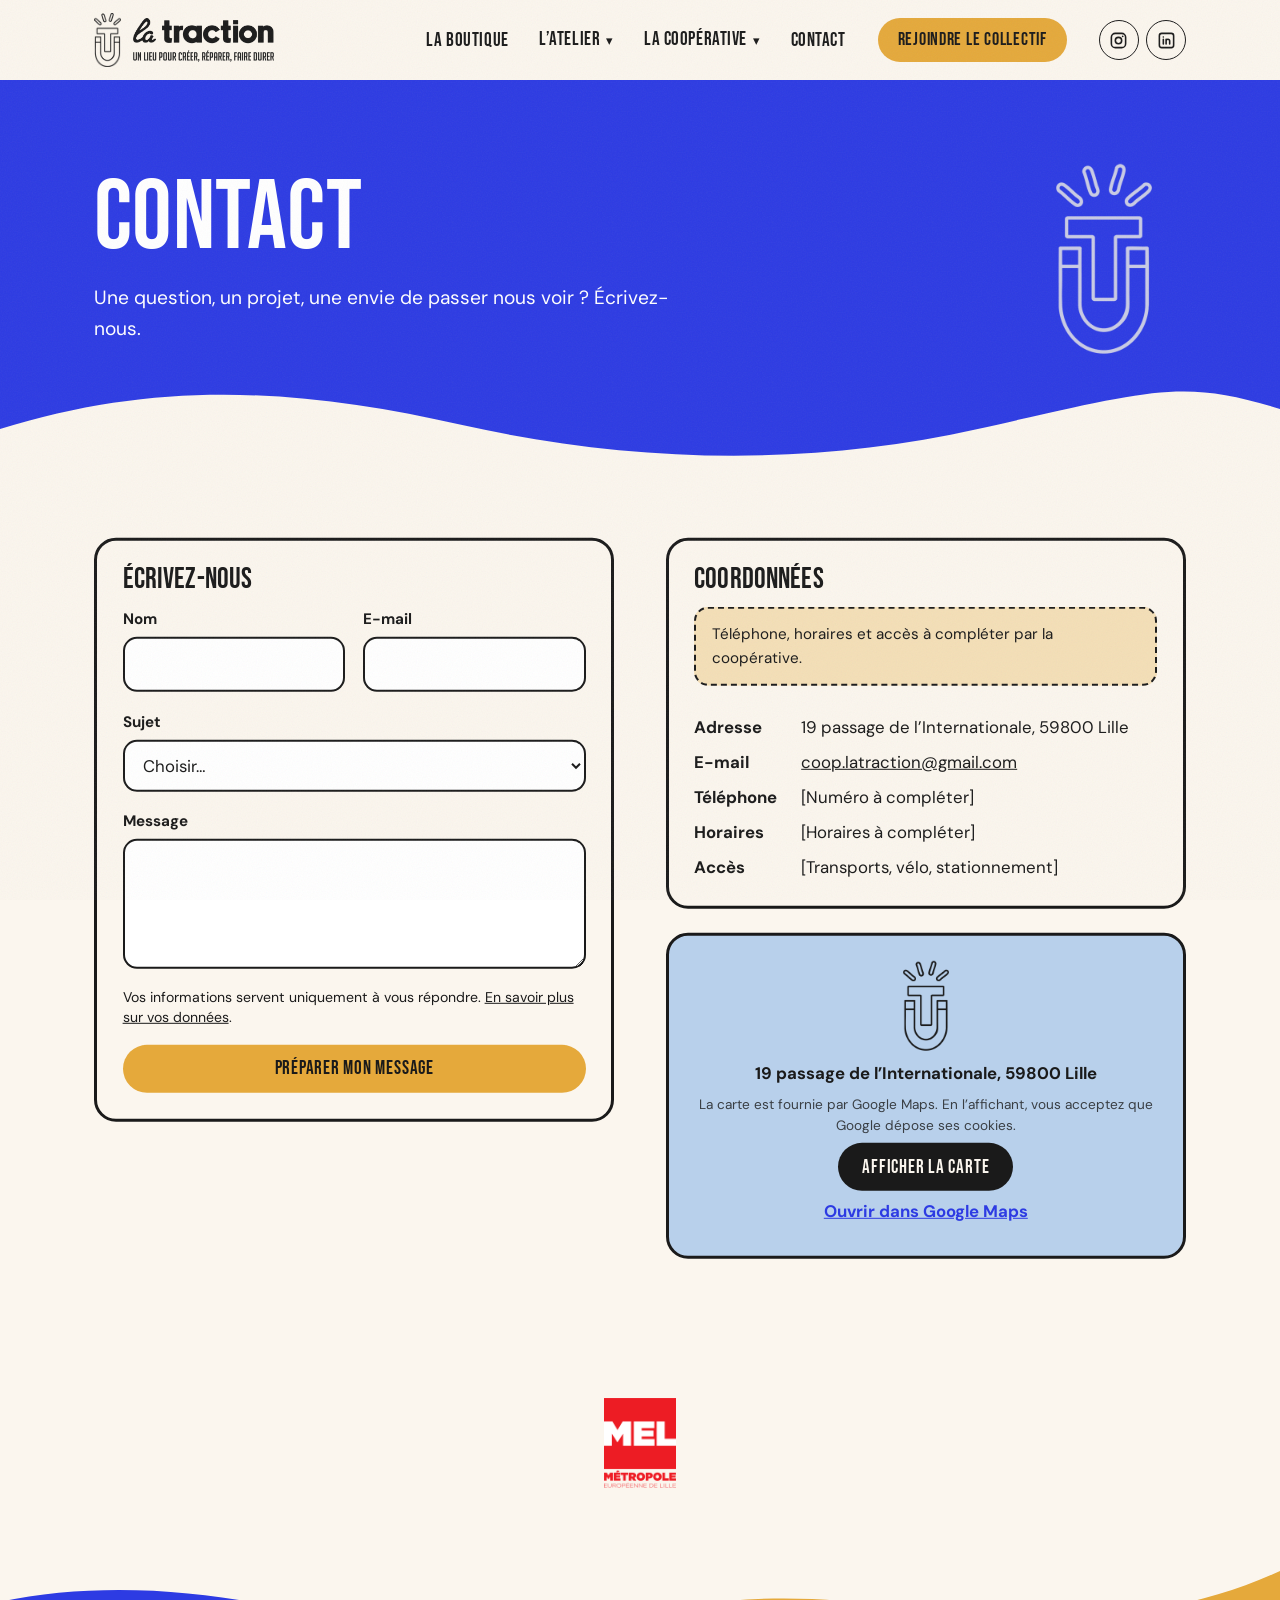
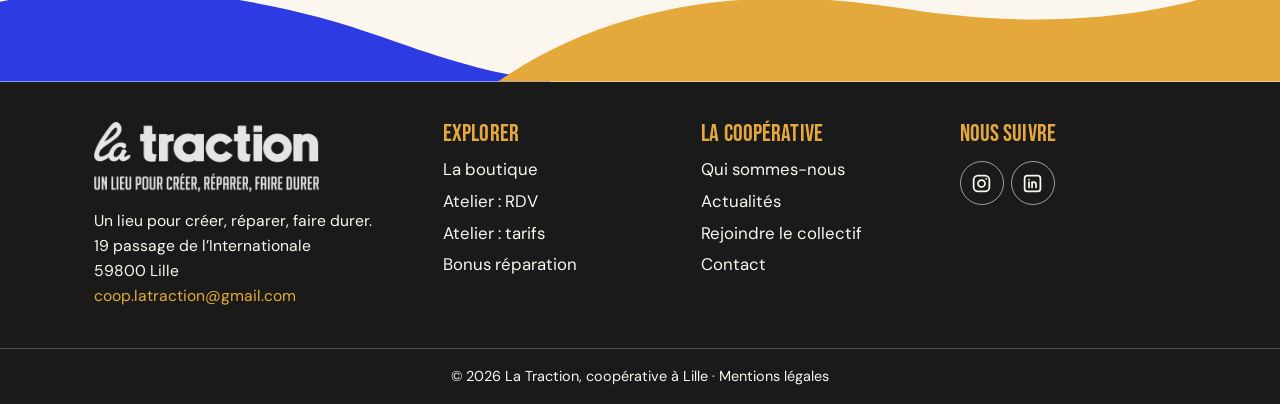
<file: contact.html>
<!DOCTYPE html>
<html lang="fr">
<head>
<meta charset="utf-8">
<meta name="viewport" content="width=device-width, initial-scale=1">
<title>Contact – La Traction</title>
<meta name="description" content="Contactez La Traction, coopérative à Lille : formulaire, coordonnées et accès.">
<link rel="icon" href="favicon.ico" sizes="any">
<link rel="icon" type="image/png" sizes="32x32" href="img/favicon-32.png">
<link rel="apple-touch-icon" href="img/apple-touch-icon.png">
<link rel="preconnect" href="https://fonts.googleapis.com">
<link rel="preconnect" href="https://fonts.gstatic.com" crossorigin>
<link href="https://fonts.googleapis.com/css2?family=Bebas+Neue&display=swap" rel="stylesheet">
<script>document.documentElement.className+=" js"</script>
<link rel="stylesheet" href="css/style.css?v=20261123e">
</head>
<body>
<a class="skip" href="#contenu">Aller au contenu</a>

<header class="hdr" id="hdr">
  <div class="wrap bar">
    <a class="logo" href="index.html" aria-label="La Traction, accueil">
      <img class="mag" src="img/logo-aimant.png" width="240" height="474" alt="">
      <img class="mot" src="img/logo-mot.png" width="520" height="162" alt="la traction – un lieu pour créer, réparer, faire durer">
    </a>
    <button class="burger" id="burger" aria-label="Ouvrir le menu" aria-expanded="false" aria-controls="nav"><span></span></button>
    <nav class="nav" id="nav" aria-label="Navigation principale">
      <ul>
        <li><a href="boutique.html">La boutique</a></li>
        <li class="has-sub">
          <button class="sb" type="button" aria-expanded="false" aria-controls="sub-atelier">L’atelier <span class="chev" aria-hidden="true">▾</span></button>
          <ul class="sub" id="sub-atelier">
            <li><a href="atelier-rdv.html">RDV</a></li>
            <li><a href="atelier-tarifs.html">Tarifs</a></li>
            <li><a href="bonus-reparation.html">Bonus réparation</a></li>
          </ul>
        </li>
        <li class="has-sub">
          <button class="sb" type="button" aria-expanded="false" aria-controls="sub-coop">La coopérative <span class="chev" aria-hidden="true">▾</span></button>
          <ul class="sub" id="sub-coop">
            <li><a href="cooperative.html">Qui sommes-nous</a></li>
            <li><a href="actualites.html">Actualités</a></li>
          </ul>
        </li>
        <li><a href="contact.html" aria-current="page">Contact</a></li>
      </ul>
      <a class="cta" href="rejoindre.html">Rejoindre le collectif</a>
      <ul class="social" aria-label="Réseaux sociaux">
        <li><a href="https://www.instagram.com/la_traction_coop/" target="_blank" rel="noopener" aria-label="Instagram de La Traction (nouvel onglet)"><svg viewBox="0 0 24 24" aria-hidden="true"><rect x="3" y="3" width="18" height="18" rx="5"/><circle cx="12" cy="12" r="4"/><circle cx="17.3" cy="6.7" r="1.1" class="fill"/></svg></a></li>
        <li><a href="https://www.linkedin.com/company/coop%C3%A9rative-la-traction/" target="_blank" rel="noopener" aria-label="LinkedIn de La Traction (nouvel onglet)"><svg viewBox="0 0 24 24" aria-hidden="true"><rect x="3" y="3" width="18" height="18" rx="3"/><path d="M8 10.5V16.5M8 7.6v.01M11.5 16.5v-6M11.5 13c0-1.6 1-2.6 2.3-2.6s2.2.9 2.2 2.6v3.5"/></svg></a></li>
      </ul>
    </nav>
  </div>
</header>

<main id="contenu">
<section class="phero cobalt" aria-labelledby="t-page">
  <div class="wrap" data-speed=".06"><h1 id="t-page">Contact</h1><p>Une question, un projet, une envie de passer nous voir ? Écrivez-nous.</p></div>
  <img class="phero-picto" src="img/logo-aimant.png" width="240" height="474" alt=""><svg class="phero-wave" viewBox="0 0 1440 100" preserveAspectRatio="none" aria-hidden="true"><path d="M0 60C180 10 340 20 520 56S900 100 1100 60 1330 10 1440 40V100H0Z" fill="#FBF6EE"/></svg>
</section>
<section class="sec"><div class="wrap grid2" data-speed=".035">
  <div class="panel"><h3>Écrivez-nous</h3><form class="form" id="f-contact" data-mail="coop.latraction@gmail.com" data-subject="Message depuis le site La Traction" data-sent="s-contact" novalidate>
  <div class="row2"><div class="field"><label for="nom">Nom</label><input id="nom" name="nom" type="text" required ><span class="err">Ce champ est obligatoire.</span></div><div class="field"><label for="email">E-mail</label><input id="email" name="email" type="email" required ><span class="err">Saisissez une adresse e-mail valide.</span></div></div>
  <div class="field"><label for="sujet">Sujet</label><select id="sujet" name="sujet" required><option value="">Choisir…</option><option>Atelier couture et réparation textile</option><option>Boutique des créateurs</option><option>Adhésion et bénévolat</option><option>Autre</option></select><span class="err">Choisissez une option.</span></div>
  <div class="field"><label for="message">Message</label><textarea id="message" name="message" required></textarea><span class="err">Ce champ est obligatoire.</span></div>
  <p class="rgpd">Vos informations servent uniquement à vous répondre. <a href="mentions-legales.html#donnees">En savoir plus sur vos données</a>.</p>
  <button class="btn" type="submit">Préparer mon message</button>
</form><div class="sent" id="s-contact" role="status"><h3>Votre demande est prête</h3><p>Vérifiez le récapitulatif puis envoyez-le depuis votre messagerie.</p><pre></pre><a class="btn" href="#">Envoyer par e-mail</a><p style="margin:1rem 0 0">Le bouton ne s’ouvre pas ? Copiez ce texte et envoyez-le à <strong class="addr"></strong>.</p></div></div>
  <div>
    <div class="panel"><h3>Coordonnées</h3><p class="note">Téléphone, horaires et accès à compléter par la coopérative.</p>
      <dl class="dl"><dt>Adresse</dt><dd>19 passage de l’Internationale, 59800 Lille</dd><dt>E-mail</dt><dd><a href="mailto:coop.latraction@gmail.com">coop.latraction@gmail.com</a></dd><dt>Téléphone</dt><dd>[Numéro à compléter]</dd><dt>Horaires</dt><dd>[Horaires à compléter]</dd><dt>Accès</dt><dd>[Transports, vélo, stationnement]</dd></dl></div>
    <div class="map gmap" style="margin-top:1.5rem" data-src="https://www.google.com/maps?q=19%20passage%20de%20l%27Internationale%2C%2059800%20Lille&amp;output=embed">
      <div class="gmap-ph">
        <img src="img/logo-aimant.png" width="240" height="474" alt="">
        <p><strong>19 passage de l’Internationale, 59800 Lille</strong></p>
        <p class="gmap-note">La carte est fournie par Google Maps. En l’affichant, vous acceptez que Google dépose ses cookies.</p>
        <p><button class="btn dark" type="button">Afficher la carte</button></p>
        <p><a href="https://www.google.com/maps/search/?api=1&query=19%20passage%20de%20l%27Internationale%2C%2059800%20Lille" target="_blank" rel="noopener">Ouvrir dans Google Maps</a></p>
      </div>
    </div>
  </div>
</div></section>
</main>

<!-- Financeurs : un <li> par logo. Déposer les logos (PNG ou SVG à fond transparent) dans img/partenaires/ -->
<section class="partners" aria-label="Nos financeurs">
  <div class="wrap">
    <ul class="plist">
      <li><img src="img/partenaires/mel.png" alt="Métropole Européenne de Lille" width="324" height="400" data-logo></li>
    </ul>
  </div>
</section>

<footer>
  <svg class="ft-waves" viewBox="0 0 1440 200" preserveAspectRatio="none" aria-hidden="true">
    <path d="M0 200V96C140 62 300 88 430 142S580 190 620 200Z" fill="#2D3BE3"/>
    <path d="M560 200C690 96 850 74 1010 104S1320 120 1440 56V200Z" fill="#E5A93B"/>
  </svg>
  <div class="ft">
    <div class="cols">
      <div class="brand">
        <img src="img/logo-mot.png" width="520" height="162" alt="la traction">
        <address>Un lieu pour créer, réparer, faire durer.<br>19 passage de l’Internationale<br>59800 Lille<br><a href="mailto:coop.latraction@gmail.com">coop.latraction@gmail.com</a></address>
      </div>
      <div><h3>Explorer</h3><ul>
        <li><a href="boutique.html">La boutique</a></li>
        <li><a href="atelier-rdv.html">Atelier : RDV</a></li>
        <li><a href="atelier-tarifs.html">Atelier : tarifs</a></li>
        <li><a href="bonus-reparation.html">Bonus réparation</a></li></ul></div>
      <div><h3>La coopérative</h3><ul>
        <li><a href="cooperative.html">Qui sommes-nous</a></li>
        <li><a href="actualites.html">Actualités</a></li>
        <li><a href="rejoindre.html">Rejoindre le collectif</a></li>
        <li><a href="contact.html">Contact</a></li></ul></div>
      <div><h3>Nous suivre</h3>
        <ul class="social ft-social" aria-label="Réseaux sociaux">
          <li><a href="https://www.instagram.com/la_traction_coop/" target="_blank" rel="noopener" aria-label="Instagram de La Traction (nouvel onglet)"><svg viewBox="0 0 24 24" aria-hidden="true"><rect x="3" y="3" width="18" height="18" rx="5"/><circle cx="12" cy="12" r="4"/><circle cx="17.3" cy="6.7" r="1.1" class="fill"/></svg></a></li>
          <li><a href="https://www.linkedin.com/company/coop%C3%A9rative-la-traction/" target="_blank" rel="noopener" aria-label="LinkedIn de La Traction (nouvel onglet)"><svg viewBox="0 0 24 24" aria-hidden="true"><rect x="3" y="3" width="18" height="18" rx="3"/><path d="M8 10.5V16.5M8 7.6v.01M11.5 16.5v-6M11.5 13c0-1.6 1-2.6 2.3-2.6s2.2.9 2.2 2.6v3.5"/></svg></a></li>
        </ul></div>
    </div>
    <div class="legal">© 2026 La Traction, coopérative à Lille · <a href="mentions-legales.html">Mentions légales</a></div>
  </div>
</footer>

<script src="js/main.js?v=20261123e"></script>
<script src="js/forms.js?v=20261123e"></script>
</body>
</html>
</file>
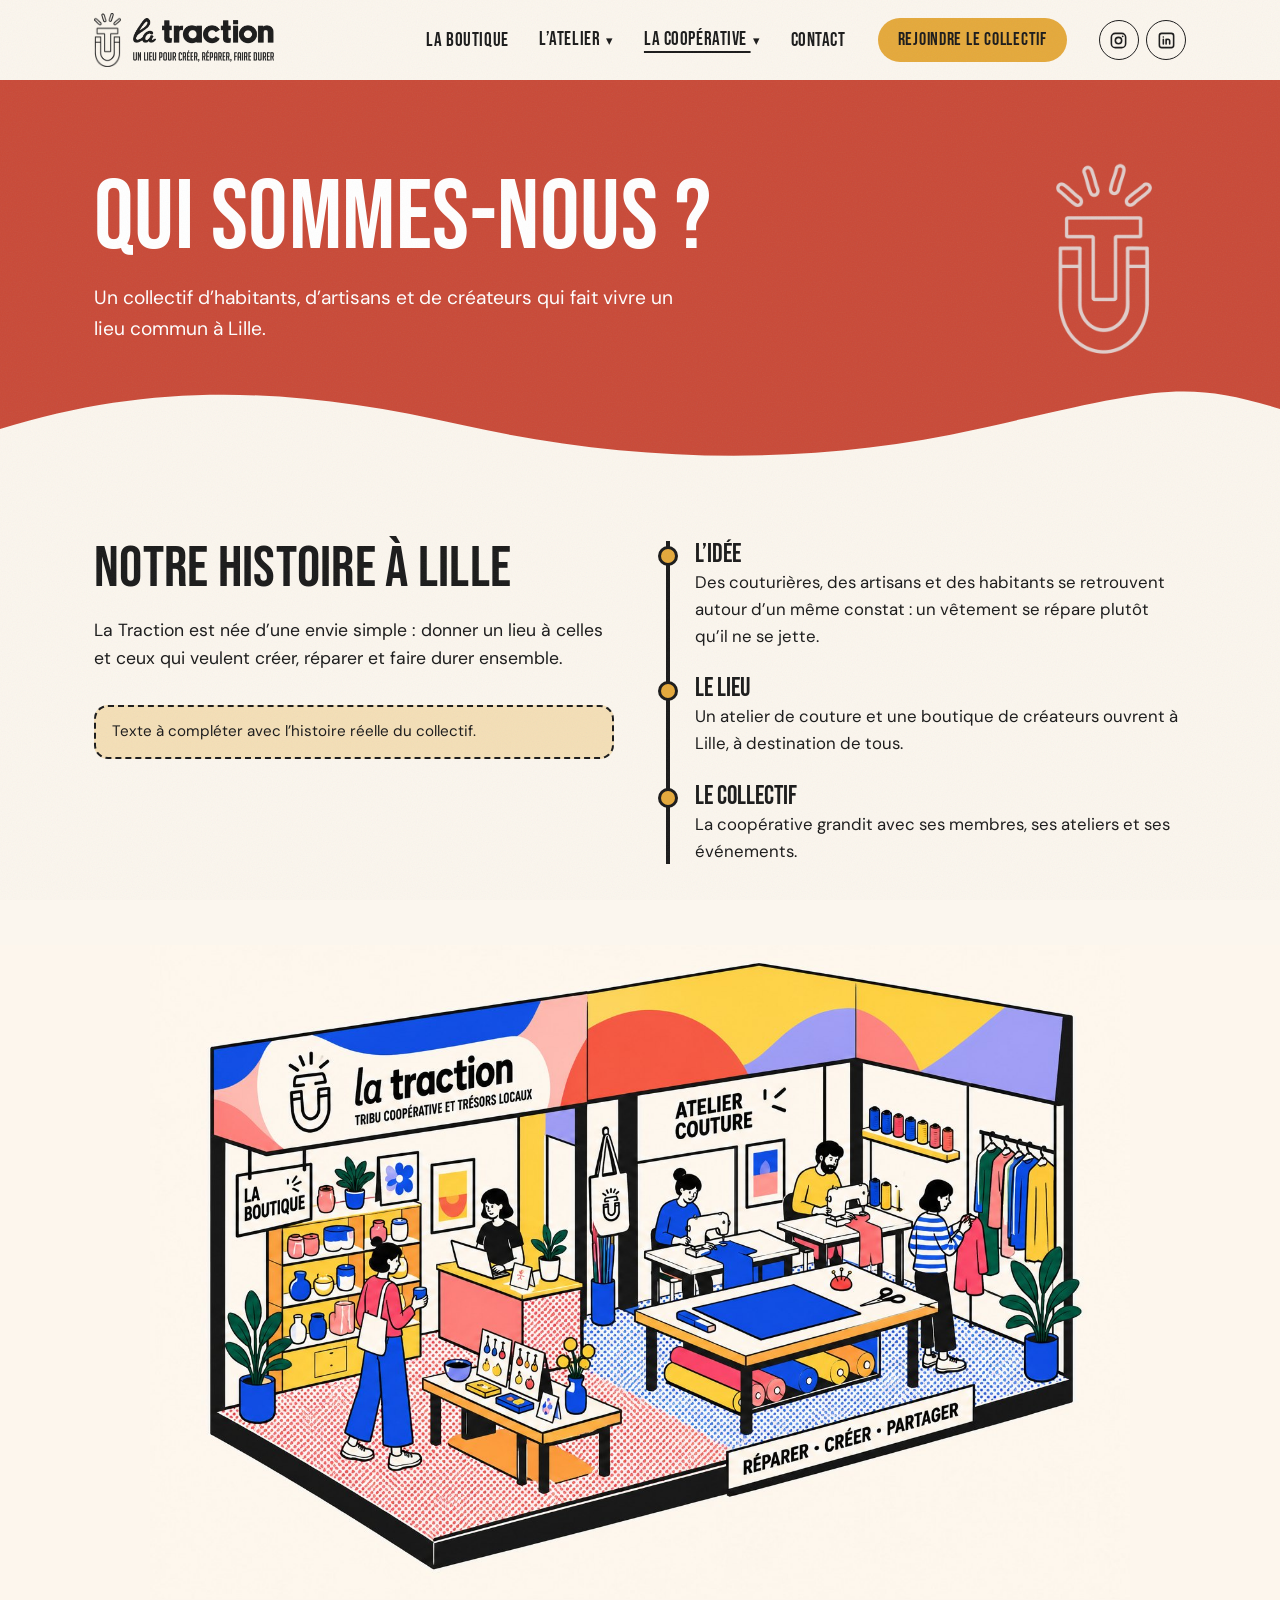
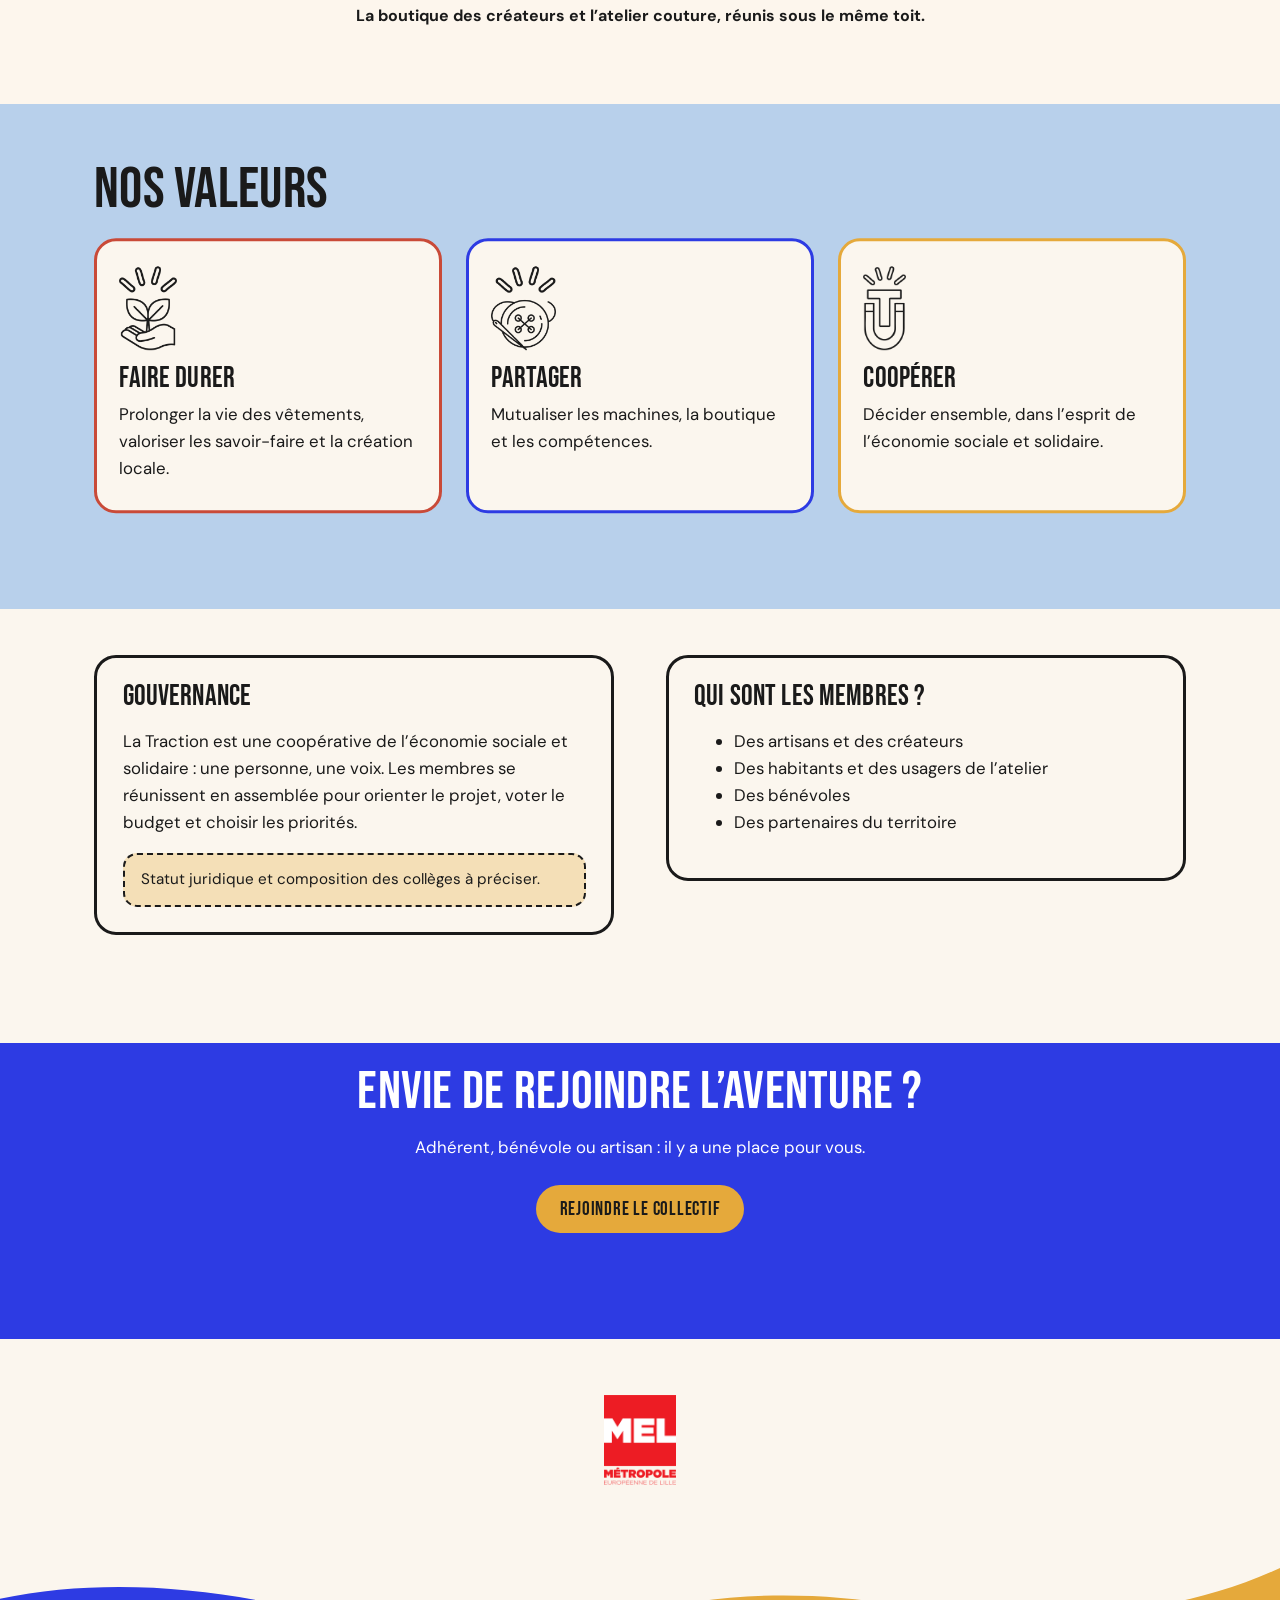
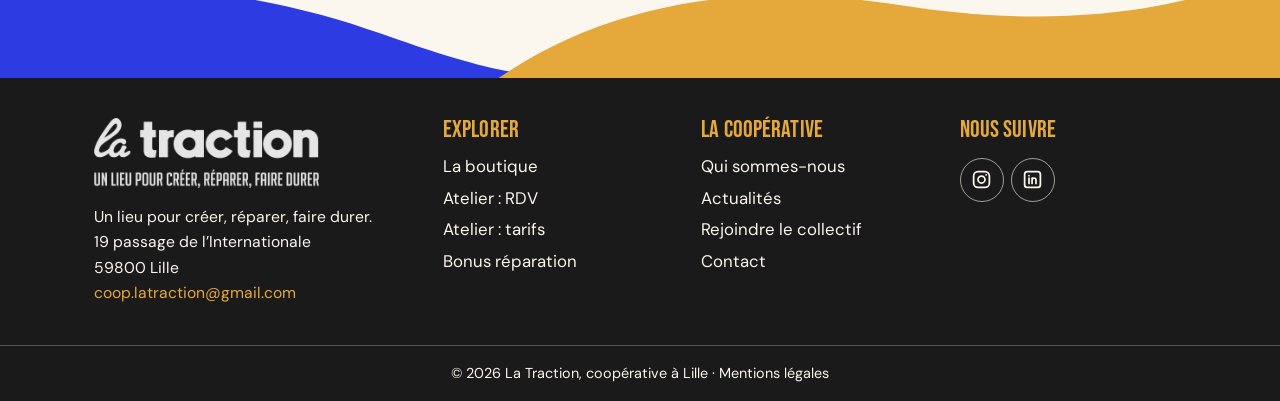
<file: cooperative.html>
<!DOCTYPE html>
<html lang="fr">
<head>
<meta charset="utf-8">
<meta name="viewport" content="width=device-width, initial-scale=1">
<title>Qui sommes-nous ? – La Traction</title>
<meta name="description" content="La coopérative La Traction à Lille : histoire, valeurs, gouvernance et membres.">
<link rel="icon" href="favicon.ico" sizes="any">
<link rel="icon" type="image/png" sizes="32x32" href="img/favicon-32.png">
<link rel="apple-touch-icon" href="img/apple-touch-icon.png">
<link rel="preconnect" href="https://fonts.googleapis.com">
<link rel="preconnect" href="https://fonts.gstatic.com" crossorigin>
<link href="https://fonts.googleapis.com/css2?family=Bebas+Neue&display=swap" rel="stylesheet">
<script>document.documentElement.className+=" js"</script>
<link rel="stylesheet" href="css/style.css?v=20261123e">
</head>
<body>
<a class="skip" href="#contenu">Aller au contenu</a>

<header class="hdr" id="hdr">
  <div class="wrap bar">
    <a class="logo" href="index.html" aria-label="La Traction, accueil">
      <img class="mag" src="img/logo-aimant.png" width="240" height="474" alt="">
      <img class="mot" src="img/logo-mot.png" width="520" height="162" alt="la traction – un lieu pour créer, réparer, faire durer">
    </a>
    <button class="burger" id="burger" aria-label="Ouvrir le menu" aria-expanded="false" aria-controls="nav"><span></span></button>
    <nav class="nav" id="nav" aria-label="Navigation principale">
      <ul>
        <li><a href="boutique.html">La boutique</a></li>
        <li class="has-sub">
          <button class="sb" type="button" aria-expanded="false" aria-controls="sub-atelier">L’atelier <span class="chev" aria-hidden="true">▾</span></button>
          <ul class="sub" id="sub-atelier">
            <li><a href="atelier-rdv.html">RDV</a></li>
            <li><a href="atelier-tarifs.html">Tarifs</a></li>
            <li><a href="bonus-reparation.html">Bonus réparation</a></li>
          </ul>
        </li>
        <li class="has-sub">
          <button class="sb current" type="button" aria-expanded="false" aria-controls="sub-coop">La coopérative <span class="chev" aria-hidden="true">▾</span></button>
          <ul class="sub" id="sub-coop">
            <li><a href="cooperative.html" aria-current="page">Qui sommes-nous</a></li>
            <li><a href="actualites.html">Actualités</a></li>
          </ul>
        </li>
        <li><a href="contact.html">Contact</a></li>
      </ul>
      <a class="cta" href="rejoindre.html">Rejoindre le collectif</a>
      <ul class="social" aria-label="Réseaux sociaux">
        <li><a href="https://www.instagram.com/la_traction_coop/" target="_blank" rel="noopener" aria-label="Instagram de La Traction (nouvel onglet)"><svg viewBox="0 0 24 24" aria-hidden="true"><rect x="3" y="3" width="18" height="18" rx="5"/><circle cx="12" cy="12" r="4"/><circle cx="17.3" cy="6.7" r="1.1" class="fill"/></svg></a></li>
        <li><a href="https://www.linkedin.com/company/coop%C3%A9rative-la-traction/" target="_blank" rel="noopener" aria-label="LinkedIn de La Traction (nouvel onglet)"><svg viewBox="0 0 24 24" aria-hidden="true"><rect x="3" y="3" width="18" height="18" rx="3"/><path d="M8 10.5V16.5M8 7.6v.01M11.5 16.5v-6M11.5 13c0-1.6 1-2.6 2.3-2.6s2.2.9 2.2 2.6v3.5"/></svg></a></li>
      </ul>
    </nav>
  </div>
</header>

<main id="contenu">
<section class="phero brick" aria-labelledby="t-page">
  <div class="wrap" data-speed=".06"><h1 id="t-page">Qui sommes-nous ?</h1><p>Un collectif d’habitants, d’artisans et de créateurs qui fait vivre un lieu commun à Lille.</p></div>
  <img class="phero-picto" src="img/logo-aimant.png" width="240" height="474" alt=""><svg class="phero-wave" viewBox="0 0 1440 100" preserveAspectRatio="none" aria-hidden="true"><path d="M0 60C180 10 340 20 520 56S900 100 1100 60 1330 10 1440 40V100H0Z" fill="#FBF6EE"/></svg>
</section>
<section class="sec"><div class="wrap grid2" data-speed=".035">
  <div><h2>Notre histoire à Lille</h2>
    <p class="intro">La Traction est née d’une envie simple : donner un lieu à celles et ceux qui veulent créer, réparer et faire durer ensemble.</p>
    <p class="note">Texte à compléter avec l’histoire réelle du collectif.</p></div>
  <ul class="tl">
    <li><strong>L’idée</strong>Des couturières, des artisans et des habitants se retrouvent autour d’un même constat : un vêtement se répare plutôt qu’il ne se jette.</li>
    <li><strong>Le lieu</strong>Un atelier de couture et une boutique de créateurs ouvrent à Lille, à destination de tous.</li>
    <li><strong>Le collectif</strong>La coopérative grandit avec ses membres, ses ateliers et ses événements.</li>
  </ul>
</div></section>
<section class="sec illu-sec"><div class="wrap">
  <figure class="illu"><img src="img/illustration-la-traction.jpg" alt="Illustration de La Traction : la boutique de créateurs et l’atelier couture, côte à côte" width="1536" height="1024" loading="lazy">
    <figcaption>La boutique des créateurs et l’atelier couture, réunis sous le même toit.</figcaption></figure>
</div></section>
<section class="sec alt"><div class="wrap" data-speed="-.035"><h2>Nos valeurs</h2>
  <div class="grid3">
    <article class="tile" style="--c:var(--brick)"><img src="img/picto-faire-durer.png" width="204" height="300" alt=""><h3>Faire durer</h3><p>Prolonger la vie des vêtements, valoriser les savoir-faire et la création locale.</p></article>
    <article class="tile" style="--c:var(--cobalt)"><img src="img/picto-reparer.png" width="230" height="300" alt=""><h3>Partager</h3><p>Mutualiser les machines, la boutique et les compétences.</p></article>
    <article class="tile" style="--c:var(--mustard)"><img src="img/logo-aimant.png" width="240" height="474" alt=""><h3>Coopérer</h3><p>Décider ensemble, dans l’esprit de l’économie sociale et solidaire.</p></article>
  </div></div></section>
<section class="sec"><div class="wrap grid2" data-speed=".035">
  <div class="panel"><h3>Gouvernance</h3><p>La Traction est une coopérative de l’économie sociale et solidaire : une personne, une voix. Les membres se réunissent en assemblée pour orienter le projet, voter le budget et choisir les priorités.</p><p class="note" style="margin:1rem 0 0">Statut juridique et composition des collèges à préciser.</p></div>
  <div class="panel"><h3>Qui sont les membres ?</h3><ul><li>Des artisans et des créateurs</li><li>Des habitants et des usagers de l’atelier</li><li>Des bénévoles</li><li>Des partenaires du territoire</li></ul></div>
</div></section>
<section class="cta-band"><div data-speed=".04"><h2>Envie de rejoindre l’aventure ?</h2><p>Adhérent, bénévole ou artisan : il y a une place pour vous.</p><a class="btn" href="rejoindre.html">Rejoindre le collectif</a></div></section>
</main>

<!-- Financeurs : un <li> par logo. Déposer les logos (PNG ou SVG à fond transparent) dans img/partenaires/ -->
<section class="partners" aria-label="Nos financeurs">
  <div class="wrap">
    <ul class="plist">
      <li><img src="img/partenaires/mel.png" alt="Métropole Européenne de Lille" width="324" height="400" data-logo></li>
    </ul>
  </div>
</section>

<footer>
  <svg class="ft-waves" viewBox="0 0 1440 200" preserveAspectRatio="none" aria-hidden="true">
    <path d="M0 200V96C140 62 300 88 430 142S580 190 620 200Z" fill="#2D3BE3"/>
    <path d="M560 200C690 96 850 74 1010 104S1320 120 1440 56V200Z" fill="#E5A93B"/>
  </svg>
  <div class="ft">
    <div class="cols">
      <div class="brand">
        <img src="img/logo-mot.png" width="520" height="162" alt="la traction">
        <address>Un lieu pour créer, réparer, faire durer.<br>19 passage de l’Internationale<br>59800 Lille<br><a href="mailto:coop.latraction@gmail.com">coop.latraction@gmail.com</a></address>
      </div>
      <div><h3>Explorer</h3><ul>
        <li><a href="boutique.html">La boutique</a></li>
        <li><a href="atelier-rdv.html">Atelier : RDV</a></li>
        <li><a href="atelier-tarifs.html">Atelier : tarifs</a></li>
        <li><a href="bonus-reparation.html">Bonus réparation</a></li></ul></div>
      <div><h3>La coopérative</h3><ul>
        <li><a href="cooperative.html">Qui sommes-nous</a></li>
        <li><a href="actualites.html">Actualités</a></li>
        <li><a href="rejoindre.html">Rejoindre le collectif</a></li>
        <li><a href="contact.html">Contact</a></li></ul></div>
      <div><h3>Nous suivre</h3>
        <ul class="social ft-social" aria-label="Réseaux sociaux">
          <li><a href="https://www.instagram.com/la_traction_coop/" target="_blank" rel="noopener" aria-label="Instagram de La Traction (nouvel onglet)"><svg viewBox="0 0 24 24" aria-hidden="true"><rect x="3" y="3" width="18" height="18" rx="5"/><circle cx="12" cy="12" r="4"/><circle cx="17.3" cy="6.7" r="1.1" class="fill"/></svg></a></li>
          <li><a href="https://www.linkedin.com/company/coop%C3%A9rative-la-traction/" target="_blank" rel="noopener" aria-label="LinkedIn de La Traction (nouvel onglet)"><svg viewBox="0 0 24 24" aria-hidden="true"><rect x="3" y="3" width="18" height="18" rx="3"/><path d="M8 10.5V16.5M8 7.6v.01M11.5 16.5v-6M11.5 13c0-1.6 1-2.6 2.3-2.6s2.2.9 2.2 2.6v3.5"/></svg></a></li>
        </ul></div>
    </div>
    <div class="legal">© 2026 La Traction, coopérative à Lille · <a href="mentions-legales.html">Mentions légales</a></div>
  </div>
</footer>

<script src="js/main.js?v=20261123e"></script>
</body>
</html>
</file>
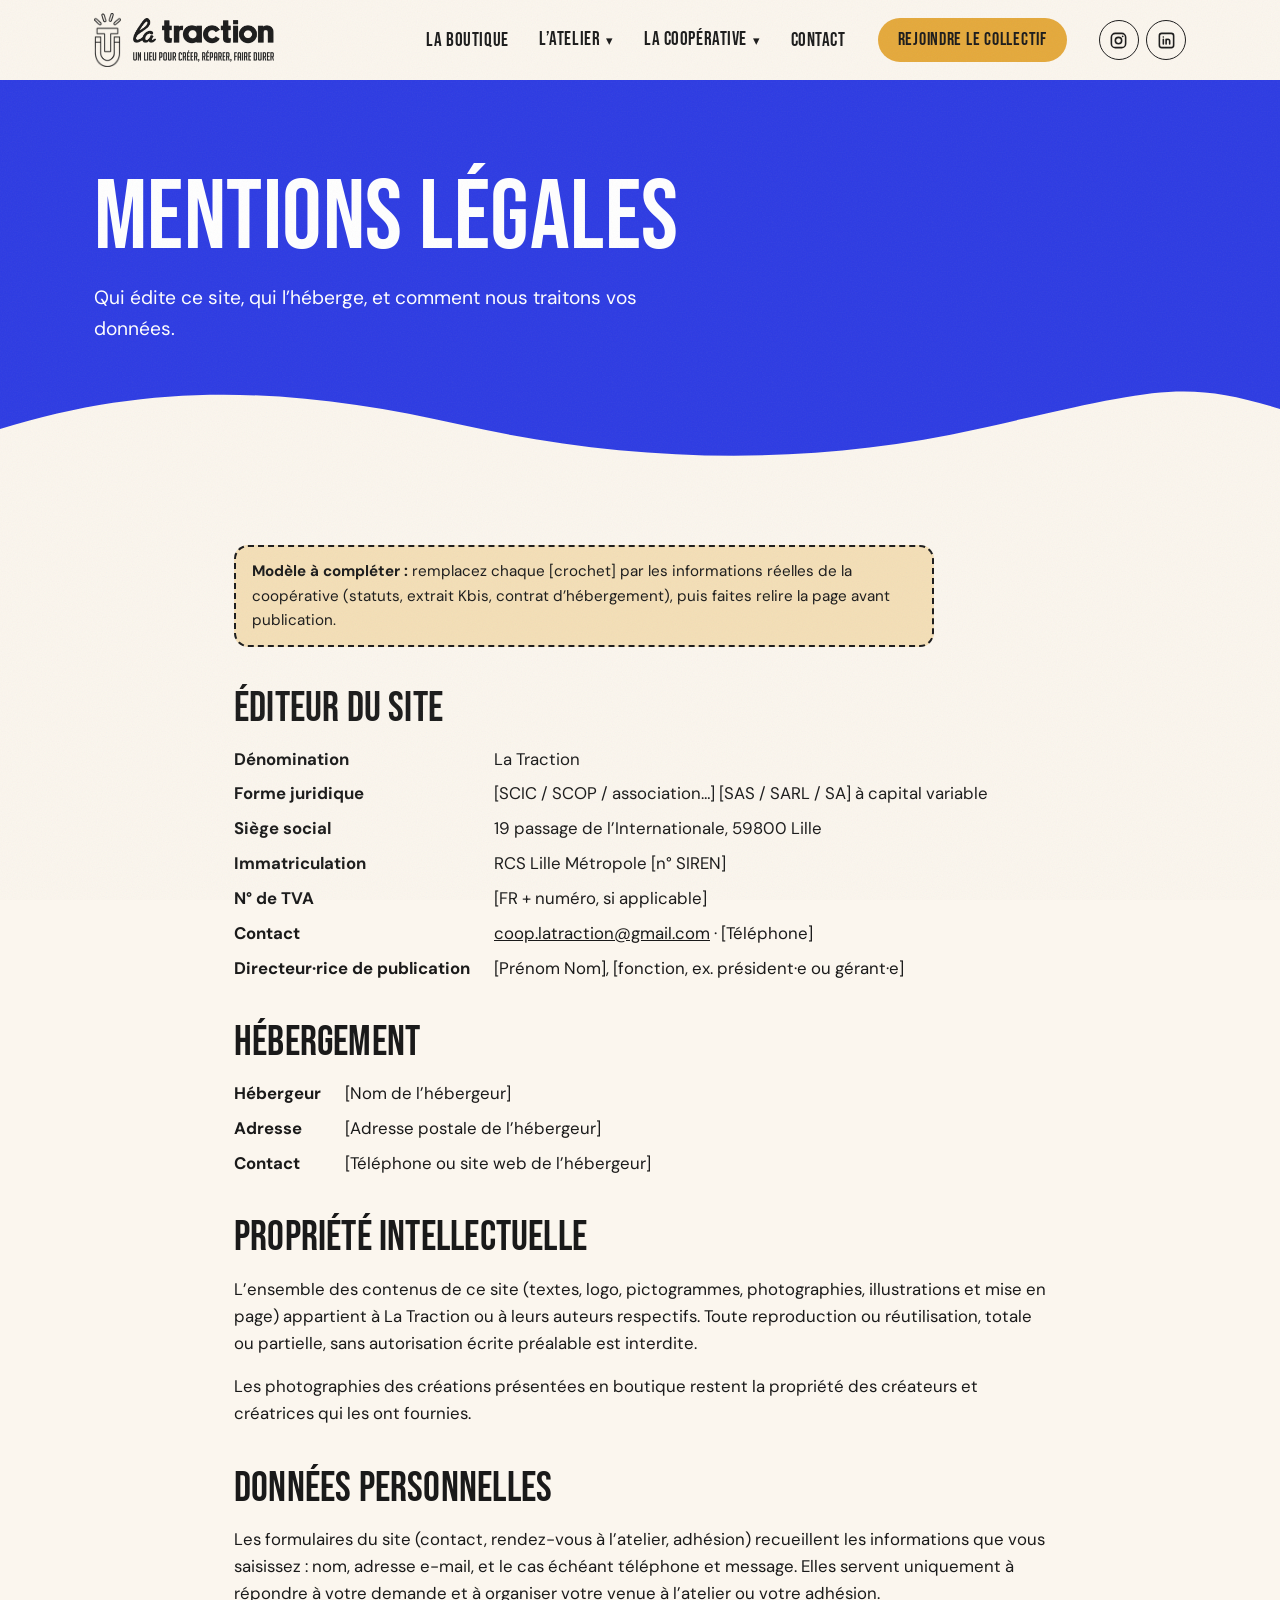
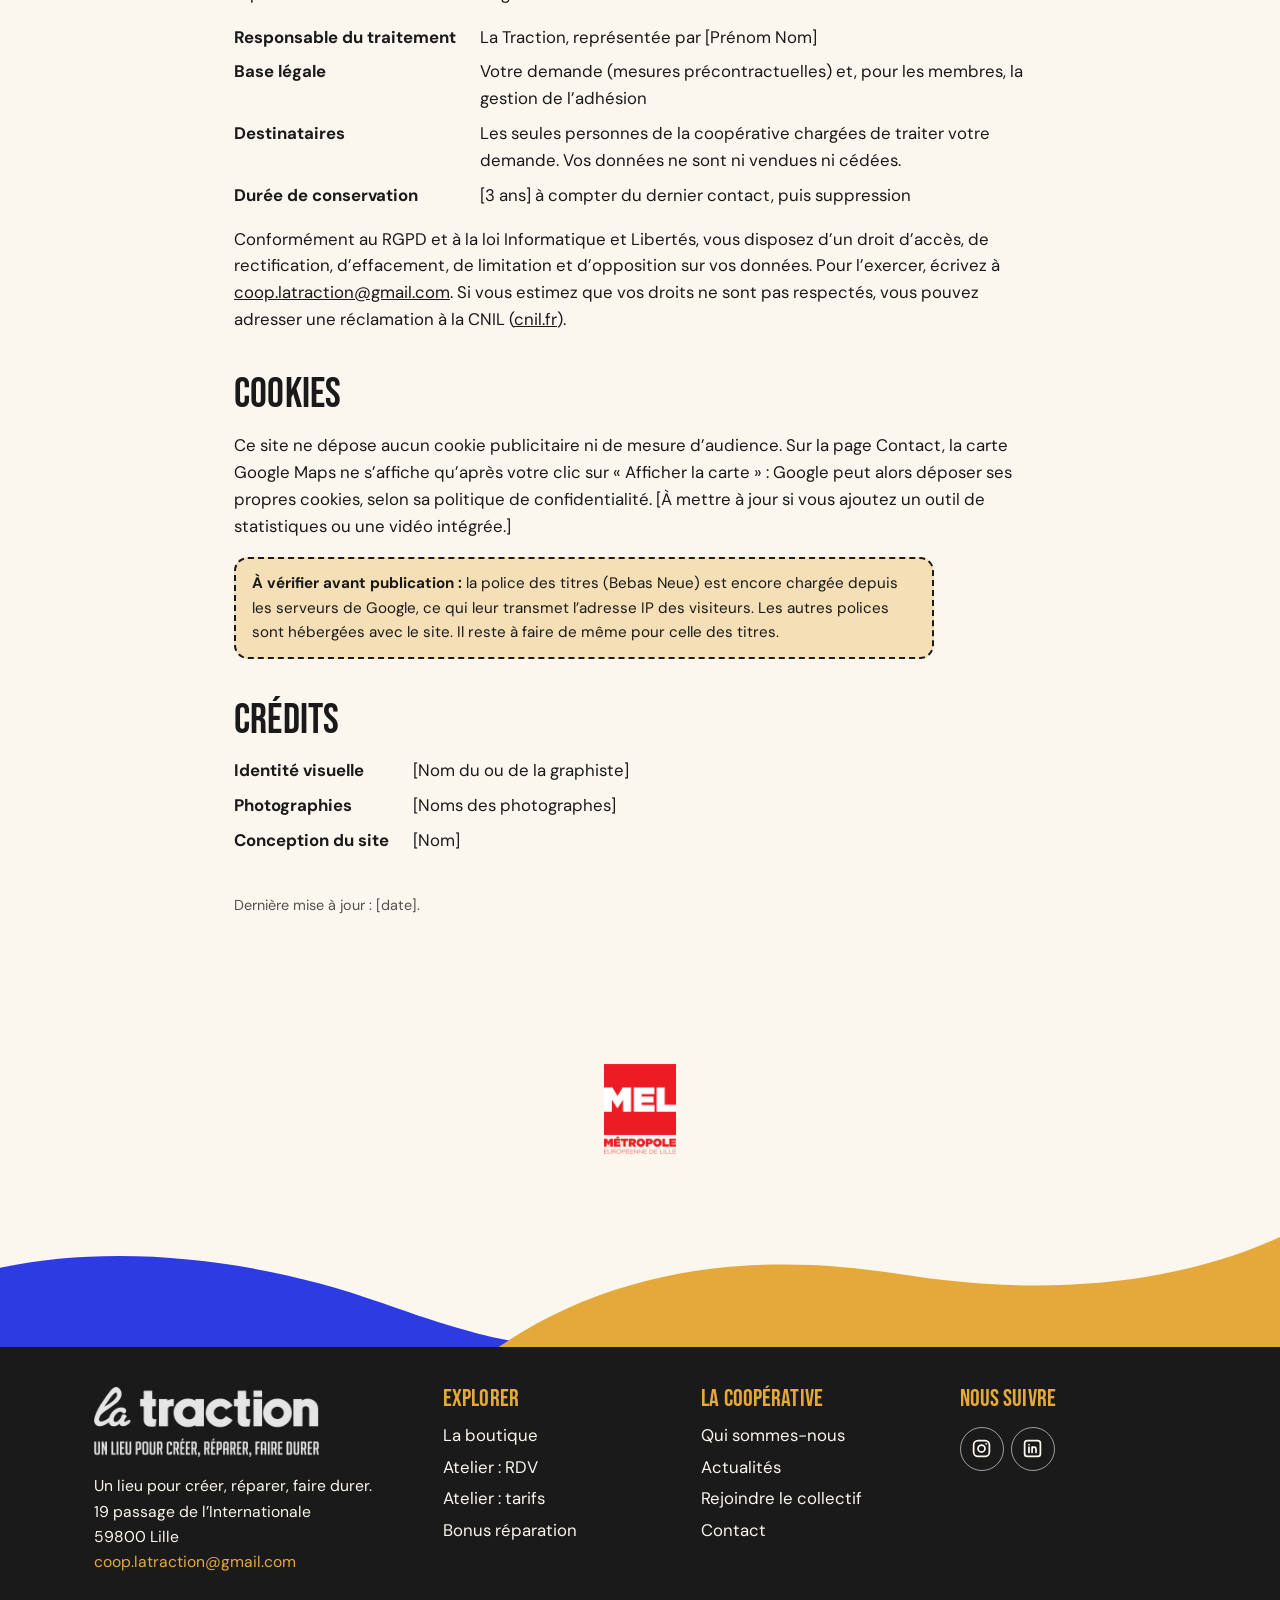
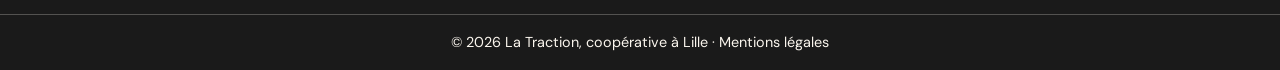
<file: mentions-legales.html>
<!DOCTYPE html>
<html lang="fr">
<head>
<meta charset="utf-8">
<meta name="viewport" content="width=device-width, initial-scale=1">
<title>Mentions légales – La Traction</title>
<meta name="description" content="Mentions légales et politique de confidentialité du site de La Traction, coopérative à Lille.">
<link rel="icon" href="favicon.ico" sizes="any">
<link rel="icon" type="image/png" sizes="32x32" href="img/favicon-32.png">
<link rel="apple-touch-icon" href="img/apple-touch-icon.png">
<link rel="preconnect" href="https://fonts.googleapis.com">
<link rel="preconnect" href="https://fonts.gstatic.com" crossorigin>
<link href="https://fonts.googleapis.com/css2?family=Bebas+Neue&display=swap" rel="stylesheet">
<script>document.documentElement.className+=" js"</script>
<link rel="stylesheet" href="css/style.css?v=20261123e">
</head>
<body>
<a class="skip" href="#contenu">Aller au contenu</a>

<header class="hdr" id="hdr">
  <div class="wrap bar">
    <a class="logo" href="index.html" aria-label="La Traction, accueil">
      <img class="mag" src="img/logo-aimant.png" width="240" height="474" alt="">
      <img class="mot" src="img/logo-mot.png" width="520" height="162" alt="la traction – un lieu pour créer, réparer, faire durer">
    </a>
    <button class="burger" id="burger" aria-label="Ouvrir le menu" aria-expanded="false" aria-controls="nav"><span></span></button>
    <nav class="nav" id="nav" aria-label="Navigation principale">
      <ul>
        <li><a href="boutique.html">La boutique</a></li>
        <li class="has-sub">
          <button class="sb" type="button" aria-expanded="false" aria-controls="sub-atelier">L’atelier <span class="chev" aria-hidden="true">▾</span></button>
          <ul class="sub" id="sub-atelier">
            <li><a href="atelier-rdv.html">RDV</a></li>
            <li><a href="atelier-tarifs.html">Tarifs</a></li>
            <li><a href="bonus-reparation.html">Bonus réparation</a></li>
          </ul>
        </li>
        <li class="has-sub">
          <button class="sb" type="button" aria-expanded="false" aria-controls="sub-coop">La coopérative <span class="chev" aria-hidden="true">▾</span></button>
          <ul class="sub" id="sub-coop">
            <li><a href="cooperative.html">Qui sommes-nous</a></li>
            <li><a href="actualites.html">Actualités</a></li>
          </ul>
        </li>
        <li><a href="contact.html">Contact</a></li>
      </ul>
      <a class="cta" href="rejoindre.html">Rejoindre le collectif</a>
      <ul class="social" aria-label="Réseaux sociaux">
        <li><a href="https://www.instagram.com/la_traction_coop/" target="_blank" rel="noopener" aria-label="Instagram de La Traction (nouvel onglet)"><svg viewBox="0 0 24 24" aria-hidden="true"><rect x="3" y="3" width="18" height="18" rx="5"/><circle cx="12" cy="12" r="4"/><circle cx="17.3" cy="6.7" r="1.1" class="fill"/></svg></a></li>
        <li><a href="https://www.linkedin.com/company/coop%C3%A9rative-la-traction/" target="_blank" rel="noopener" aria-label="LinkedIn de La Traction (nouvel onglet)"><svg viewBox="0 0 24 24" aria-hidden="true"><rect x="3" y="3" width="18" height="18" rx="3"/><path d="M8 10.5V16.5M8 7.6v.01M11.5 16.5v-6M11.5 13c0-1.6 1-2.6 2.3-2.6s2.2.9 2.2 2.6v3.5"/></svg></a></li>
      </ul>
    </nav>
  </div>
</header>

<main id="contenu">
<section class="phero cobalt" aria-labelledby="t-page">
  <div class="wrap" data-speed=".06"><h1 id="t-page">Mentions légales</h1><p>Qui édite ce site, qui l’héberge, et comment nous traitons vos données.</p></div>
  <svg class="phero-wave" viewBox="0 0 1440 100" preserveAspectRatio="none" aria-hidden="true"><path d="M0 60C180 10 340 20 520 56S900 100 1100 60 1330 10 1440 40V100H0Z" fill="#FBF6EE"/></svg>
</section>
<section class="sec legal-page"><div class="wrap">
  <p class="note"><strong>Modèle à compléter :</strong> remplacez chaque [crochet] par les informations réelles de la coopérative (statuts, extrait Kbis, contrat d’hébergement), puis faites relire la page avant publication.</p>

  <h2>Éditeur du site</h2>
  <dl class="dl">
    <dt>Dénomination</dt><dd>La Traction</dd>
    <dt>Forme juridique</dt><dd>[SCIC / SCOP / association…] [SAS / SARL / SA] à capital variable</dd>
    <dt>Siège social</dt><dd>19 passage de l’Internationale, 59800 Lille</dd>
    <dt>Immatriculation</dt><dd>RCS Lille Métropole [n° SIREN]</dd>
    <dt>N° de TVA</dt><dd>[FR + numéro, si applicable]</dd>
    <dt>Contact</dt><dd><a href="mailto:coop.latraction@gmail.com">coop.latraction@gmail.com</a> · [Téléphone]</dd>
    <dt>Directeur·rice de publication</dt><dd>[Prénom Nom], [fonction, ex. président·e ou gérant·e]</dd>
  </dl>

  <h2>Hébergement</h2>
  <dl class="dl">
    <dt>Hébergeur</dt><dd>[Nom de l’hébergeur]</dd>
    <dt>Adresse</dt><dd>[Adresse postale de l’hébergeur]</dd>
    <dt>Contact</dt><dd>[Téléphone ou site web de l’hébergeur]</dd>
  </dl>

  <h2>Propriété intellectuelle</h2>
  <p>L’ensemble des contenus de ce site (textes, logo, pictogrammes, photographies, illustrations et mise en page) appartient à La Traction ou à leurs auteurs respectifs. Toute reproduction ou réutilisation, totale ou partielle, sans autorisation écrite préalable est interdite.</p>
  <p>Les photographies des créations présentées en boutique restent la propriété des créateurs et créatrices qui les ont fournies.</p>

  <h2 id="donnees">Données personnelles</h2>
  <p>Les formulaires du site (contact, rendez-vous à l’atelier, adhésion) recueillent les informations que vous saisissez : nom, adresse e-mail, et le cas échéant téléphone et message. Elles servent uniquement à répondre à votre demande et à organiser votre venue à l’atelier ou votre adhésion.</p>
  <dl class="dl">
    <dt>Responsable du traitement</dt><dd>La Traction, représentée par [Prénom Nom]</dd>
    <dt>Base légale</dt><dd>Votre demande (mesures précontractuelles) et, pour les membres, la gestion de l’adhésion</dd>
    <dt>Destinataires</dt><dd>Les seules personnes de la coopérative chargées de traiter votre demande. Vos données ne sont ni vendues ni cédées.</dd>
    <dt>Durée de conservation</dt><dd>[3 ans] à compter du dernier contact, puis suppression</dd>
  </dl>
  <p>Conformément au RGPD et à la loi Informatique et Libertés, vous disposez d’un droit d’accès, de rectification, d’effacement, de limitation et d’opposition sur vos données. Pour l’exercer, écrivez à <a href="mailto:coop.latraction@gmail.com">coop.latraction@gmail.com</a>. Si vous estimez que vos droits ne sont pas respectés, vous pouvez adresser une réclamation à la CNIL (<a href="https://www.cnil.fr" rel="noopener">cnil.fr</a>).</p>

  <h2>Cookies</h2>
  <p>Ce site ne dépose aucun cookie publicitaire ni de mesure d’audience. Sur la page Contact, la carte Google Maps ne s’affiche qu’après votre clic sur « Afficher la carte » : Google peut alors déposer ses propres cookies, selon sa politique de confidentialité. [À mettre à jour si vous ajoutez un outil de statistiques ou une vidéo intégrée.]</p>
  <p class="note"><strong>À vérifier avant publication :</strong> la police des titres (Bebas Neue) est encore chargée depuis les serveurs de Google, ce qui leur transmet l’adresse IP des visiteurs. Les autres polices sont hébergées avec le site. Il reste à faire de même pour celle des titres.</p>

  <h2>Crédits</h2>
  <dl class="dl">
    <dt>Identité visuelle</dt><dd>[Nom du ou de la graphiste]</dd>
    <dt>Photographies</dt><dd>[Noms des photographes]</dd>
    <dt>Conception du site</dt><dd>[Nom]</dd>
  </dl>
  <p class="upd">Dernière mise à jour : [date].</p>
</div></section>
</main>

<!-- Financeurs : un <li> par logo. Déposer les logos (PNG ou SVG à fond transparent) dans img/partenaires/ -->
<section class="partners" aria-label="Nos financeurs">
  <div class="wrap">
    <ul class="plist">
      <li><img src="img/partenaires/mel.png" alt="Métropole Européenne de Lille" width="324" height="400" data-logo></li>
    </ul>
  </div>
</section>

<footer>
  <svg class="ft-waves" viewBox="0 0 1440 200" preserveAspectRatio="none" aria-hidden="true">
    <path d="M0 200V96C140 62 300 88 430 142S580 190 620 200Z" fill="#2D3BE3"/>
    <path d="M560 200C690 96 850 74 1010 104S1320 120 1440 56V200Z" fill="#E5A93B"/>
  </svg>
  <div class="ft">
    <div class="cols">
      <div class="brand">
        <img src="img/logo-mot.png" width="520" height="162" alt="la traction">
        <address>Un lieu pour créer, réparer, faire durer.<br>19 passage de l’Internationale<br>59800 Lille<br><a href="mailto:coop.latraction@gmail.com">coop.latraction@gmail.com</a></address>
      </div>
      <div><h3>Explorer</h3><ul>
        <li><a href="boutique.html">La boutique</a></li>
        <li><a href="atelier-rdv.html">Atelier : RDV</a></li>
        <li><a href="atelier-tarifs.html">Atelier : tarifs</a></li>
        <li><a href="bonus-reparation.html">Bonus réparation</a></li></ul></div>
      <div><h3>La coopérative</h3><ul>
        <li><a href="cooperative.html">Qui sommes-nous</a></li>
        <li><a href="actualites.html">Actualités</a></li>
        <li><a href="rejoindre.html">Rejoindre le collectif</a></li>
        <li><a href="contact.html">Contact</a></li></ul></div>
      <div><h3>Nous suivre</h3>
        <ul class="social ft-social" aria-label="Réseaux sociaux">
          <li><a href="https://www.instagram.com/la_traction_coop/" target="_blank" rel="noopener" aria-label="Instagram de La Traction (nouvel onglet)"><svg viewBox="0 0 24 24" aria-hidden="true"><rect x="3" y="3" width="18" height="18" rx="5"/><circle cx="12" cy="12" r="4"/><circle cx="17.3" cy="6.7" r="1.1" class="fill"/></svg></a></li>
          <li><a href="https://www.linkedin.com/company/coop%C3%A9rative-la-traction/" target="_blank" rel="noopener" aria-label="LinkedIn de La Traction (nouvel onglet)"><svg viewBox="0 0 24 24" aria-hidden="true"><rect x="3" y="3" width="18" height="18" rx="3"/><path d="M8 10.5V16.5M8 7.6v.01M11.5 16.5v-6M11.5 13c0-1.6 1-2.6 2.3-2.6s2.2.9 2.2 2.6v3.5"/></svg></a></li>
        </ul></div>
    </div>
    <div class="legal">© 2026 La Traction, coopérative à Lille · <a href="mentions-legales.html" aria-current="page">Mentions légales</a></div>
  </div>
</footer>

<script src="js/main.js?v=20261123e"></script>
</body>
</html>
</file>
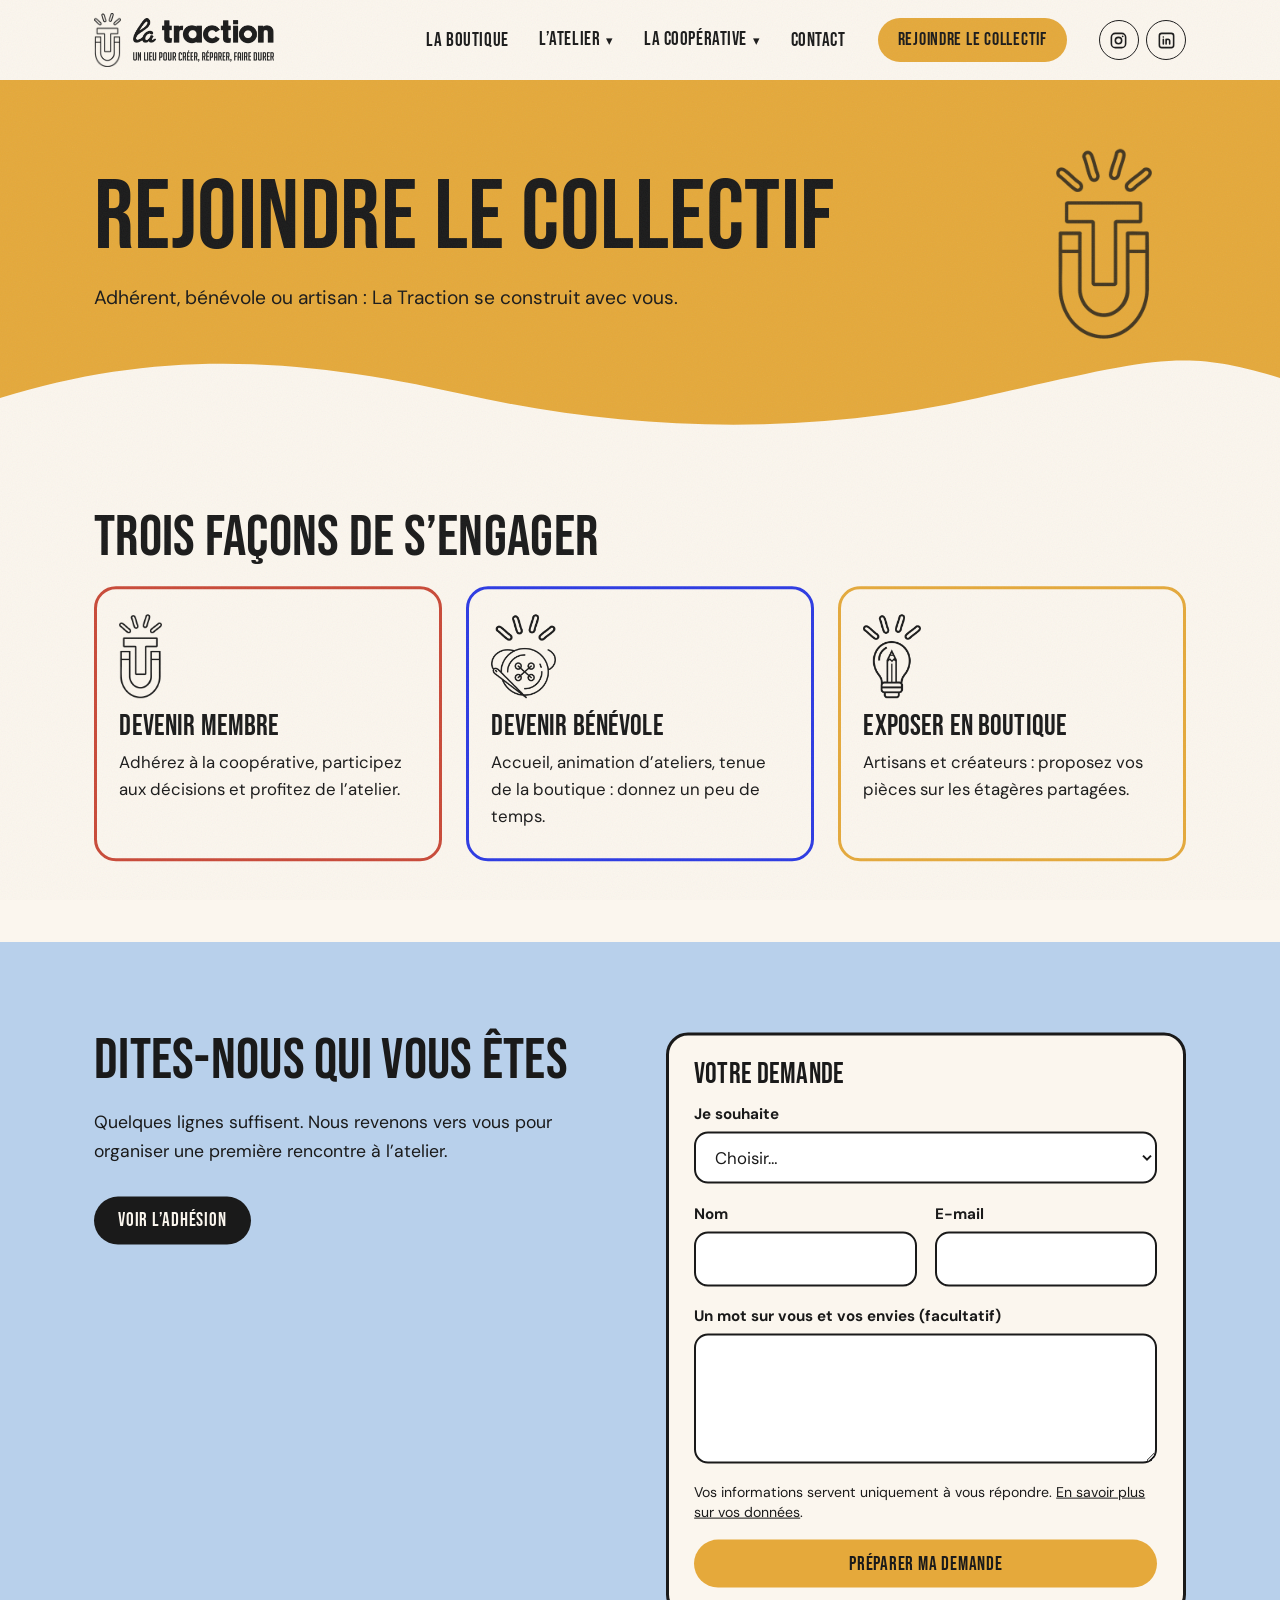
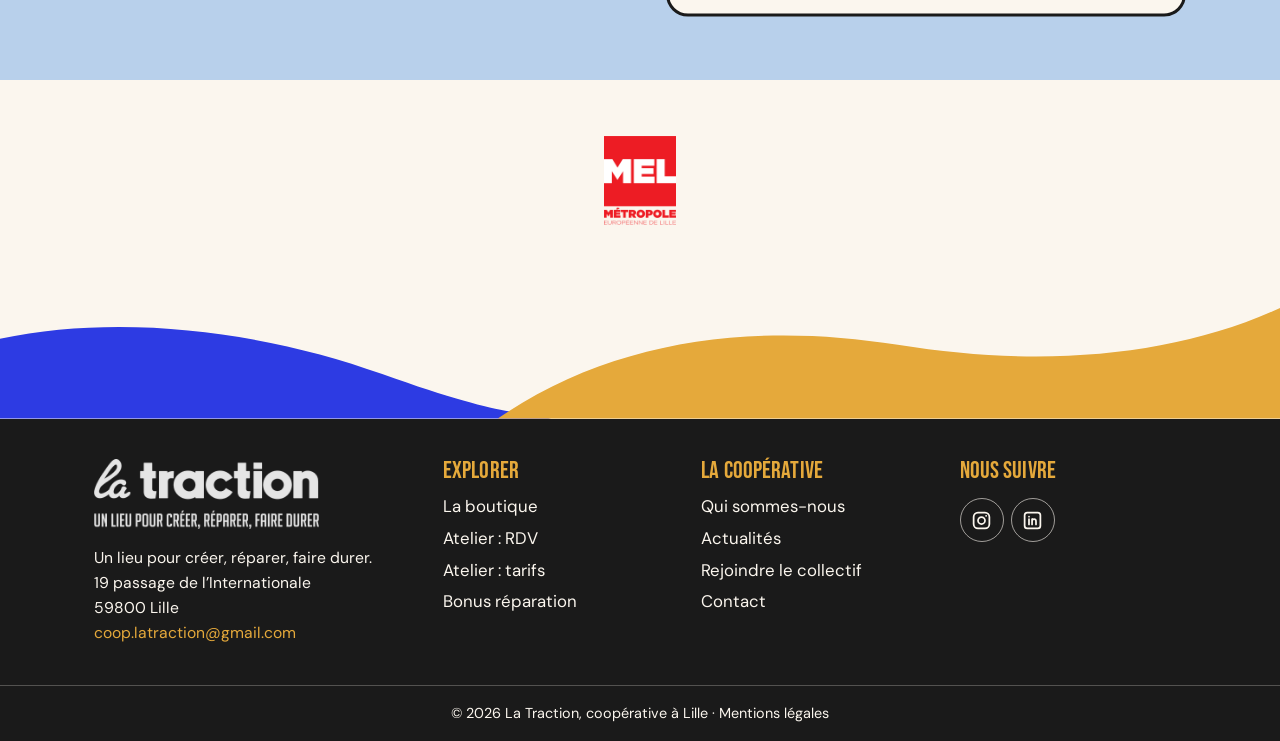
<file: rejoindre.html>
<!DOCTYPE html>
<html lang="fr">
<head>
<meta charset="utf-8">
<meta name="viewport" content="width=device-width, initial-scale=1">
<title>Rejoindre le collectif – La Traction</title>
<meta name="description" content="Rejoignez La Traction : devenez membre, bénévole ou exposez à la boutique.">
<link rel="icon" href="favicon.ico" sizes="any">
<link rel="icon" type="image/png" sizes="32x32" href="img/favicon-32.png">
<link rel="apple-touch-icon" href="img/apple-touch-icon.png">
<link rel="preconnect" href="https://fonts.googleapis.com">
<link rel="preconnect" href="https://fonts.gstatic.com" crossorigin>
<link href="https://fonts.googleapis.com/css2?family=Bebas+Neue&display=swap" rel="stylesheet">
<script>document.documentElement.className+=" js"</script>
<link rel="stylesheet" href="css/style.css?v=20261123e">
</head>
<body>
<a class="skip" href="#contenu">Aller au contenu</a>

<header class="hdr" id="hdr">
  <div class="wrap bar">
    <a class="logo" href="index.html" aria-label="La Traction, accueil">
      <img class="mag" src="img/logo-aimant.png" width="240" height="474" alt="">
      <img class="mot" src="img/logo-mot.png" width="520" height="162" alt="la traction – un lieu pour créer, réparer, faire durer">
    </a>
    <button class="burger" id="burger" aria-label="Ouvrir le menu" aria-expanded="false" aria-controls="nav"><span></span></button>
    <nav class="nav" id="nav" aria-label="Navigation principale">
      <ul>
        <li><a href="boutique.html">La boutique</a></li>
        <li class="has-sub">
          <button class="sb" type="button" aria-expanded="false" aria-controls="sub-atelier">L’atelier <span class="chev" aria-hidden="true">▾</span></button>
          <ul class="sub" id="sub-atelier">
            <li><a href="atelier-rdv.html">RDV</a></li>
            <li><a href="atelier-tarifs.html">Tarifs</a></li>
            <li><a href="bonus-reparation.html">Bonus réparation</a></li>
          </ul>
        </li>
        <li class="has-sub">
          <button class="sb" type="button" aria-expanded="false" aria-controls="sub-coop">La coopérative <span class="chev" aria-hidden="true">▾</span></button>
          <ul class="sub" id="sub-coop">
            <li><a href="cooperative.html">Qui sommes-nous</a></li>
            <li><a href="actualites.html">Actualités</a></li>
          </ul>
        </li>
        <li><a href="contact.html">Contact</a></li>
      </ul>
      <a class="cta" href="rejoindre.html" aria-current="page">Rejoindre le collectif</a>
      <ul class="social" aria-label="Réseaux sociaux">
        <li><a href="https://www.instagram.com/la_traction_coop/" target="_blank" rel="noopener" aria-label="Instagram de La Traction (nouvel onglet)"><svg viewBox="0 0 24 24" aria-hidden="true"><rect x="3" y="3" width="18" height="18" rx="5"/><circle cx="12" cy="12" r="4"/><circle cx="17.3" cy="6.7" r="1.1" class="fill"/></svg></a></li>
        <li><a href="https://www.linkedin.com/company/coop%C3%A9rative-la-traction/" target="_blank" rel="noopener" aria-label="LinkedIn de La Traction (nouvel onglet)"><svg viewBox="0 0 24 24" aria-hidden="true"><rect x="3" y="3" width="18" height="18" rx="3"/><path d="M8 10.5V16.5M8 7.6v.01M11.5 16.5v-6M11.5 13c0-1.6 1-2.6 2.3-2.6s2.2.9 2.2 2.6v3.5"/></svg></a></li>
      </ul>
    </nav>
  </div>
</header>

<main id="contenu">
<section class="phero mustard" aria-labelledby="t-page">
  <div class="wrap" data-speed=".06"><h1 id="t-page">Rejoindre le collectif</h1><p>Adhérent, bénévole ou artisan : La Traction se construit avec vous.</p></div>
  <img class="phero-picto" src="img/logo-aimant.png" width="240" height="474" alt=""><svg class="phero-wave" viewBox="0 0 1440 100" preserveAspectRatio="none" aria-hidden="true"><path d="M0 60C180 10 340 20 520 56S900 100 1100 60 1330 10 1440 40V100H0Z" fill="#FBF6EE"/></svg>
</section>
<section class="sec"><div class="wrap" data-speed=".035">
  <h2>Trois façons de s’engager</h2>
  <div class="grid3">
    <article class="tile" style="--c:var(--brick)"><img src="img/logo-aimant.png" width="240" height="474" alt=""><h3>Devenir membre</h3><p>Adhérez à la coopérative, participez aux décisions et profitez de l’atelier.</p></article>
    <article class="tile" style="--c:var(--cobalt)"><img src="img/picto-reparer.png" width="230" height="300" alt=""><h3>Devenir bénévole</h3><p>Accueil, animation d’ateliers, tenue de la boutique : donnez un peu de temps.</p></article>
    <article class="tile" style="--c:var(--mustard)"><img src="img/picto-creer.png" width="204" height="300" alt=""><h3>Exposer en boutique</h3><p>Artisans et créateurs : proposez vos pièces sur les étagères partagées.</p></article>
  </div>
</div></section>
<section class="sec alt"><div class="wrap grid2" data-speed="-.035">
  <div><h2>Dites-nous qui vous êtes</h2><p class="intro">Quelques lignes suffisent. Nous revenons vers vous pour organiser une première rencontre à l’atelier.</p><p><a class="btn dark" href="atelier-tarifs.html">Voir l’adhésion</a></p></div>
  <div class="panel"><h3>Votre demande</h3><form class="form" id="f-join" data-mail="coop.latraction@gmail.com" data-subject="Je souhaite rejoindre La Traction" data-sent="s-join" novalidate>
  <div class="field"><label for="role">Je souhaite</label><select id="role" name="role" required><option value="">Choisir…</option><option>Devenir membre</option><option>Devenir bénévole</option><option>Exposer à la boutique</option><option>En savoir plus</option></select><span class="err">Choisissez une option.</span></div>
  <div class="row2"><div class="field"><label for="nom">Nom</label><input id="nom" name="nom" type="text" required ><span class="err">Ce champ est obligatoire.</span></div><div class="field"><label for="email">E-mail</label><input id="email" name="email" type="email" required ><span class="err">Saisissez une adresse e-mail valide.</span></div></div>
  <div class="field"><label for="message">Un mot sur vous et vos envies (facultatif)</label><textarea id="message" name="message"></textarea><span class="err">Ce champ est obligatoire.</span></div>
  <p class="rgpd">Vos informations servent uniquement à vous répondre. <a href="mentions-legales.html#donnees">En savoir plus sur vos données</a>.</p>
  <button class="btn" type="submit">Préparer ma demande</button>
</form><div class="sent" id="s-join" role="status"><h3>Votre demande est prête</h3><p>Vérifiez le récapitulatif puis envoyez-le depuis votre messagerie.</p><pre></pre><a class="btn" href="#">Envoyer par e-mail</a><p style="margin:1rem 0 0">Le bouton ne s’ouvre pas ? Copiez ce texte et envoyez-le à <strong class="addr"></strong>.</p></div></div>
</div></section>
</main>

<!-- Financeurs : un <li> par logo. Déposer les logos (PNG ou SVG à fond transparent) dans img/partenaires/ -->
<section class="partners" aria-label="Nos financeurs">
  <div class="wrap">
    <ul class="plist">
      <li><img src="img/partenaires/mel.png" alt="Métropole Européenne de Lille" width="324" height="400" data-logo></li>
    </ul>
  </div>
</section>

<footer>
  <svg class="ft-waves" viewBox="0 0 1440 200" preserveAspectRatio="none" aria-hidden="true">
    <path d="M0 200V96C140 62 300 88 430 142S580 190 620 200Z" fill="#2D3BE3"/>
    <path d="M560 200C690 96 850 74 1010 104S1320 120 1440 56V200Z" fill="#E5A93B"/>
  </svg>
  <div class="ft">
    <div class="cols">
      <div class="brand">
        <img src="img/logo-mot.png" width="520" height="162" alt="la traction">
        <address>Un lieu pour créer, réparer, faire durer.<br>19 passage de l’Internationale<br>59800 Lille<br><a href="mailto:coop.latraction@gmail.com">coop.latraction@gmail.com</a></address>
      </div>
      <div><h3>Explorer</h3><ul>
        <li><a href="boutique.html">La boutique</a></li>
        <li><a href="atelier-rdv.html">Atelier : RDV</a></li>
        <li><a href="atelier-tarifs.html">Atelier : tarifs</a></li>
        <li><a href="bonus-reparation.html">Bonus réparation</a></li></ul></div>
      <div><h3>La coopérative</h3><ul>
        <li><a href="cooperative.html">Qui sommes-nous</a></li>
        <li><a href="actualites.html">Actualités</a></li>
        <li><a href="rejoindre.html">Rejoindre le collectif</a></li>
        <li><a href="contact.html">Contact</a></li></ul></div>
      <div><h3>Nous suivre</h3>
        <ul class="social ft-social" aria-label="Réseaux sociaux">
          <li><a href="https://www.instagram.com/la_traction_coop/" target="_blank" rel="noopener" aria-label="Instagram de La Traction (nouvel onglet)"><svg viewBox="0 0 24 24" aria-hidden="true"><rect x="3" y="3" width="18" height="18" rx="5"/><circle cx="12" cy="12" r="4"/><circle cx="17.3" cy="6.7" r="1.1" class="fill"/></svg></a></li>
          <li><a href="https://www.linkedin.com/company/coop%C3%A9rative-la-traction/" target="_blank" rel="noopener" aria-label="LinkedIn de La Traction (nouvel onglet)"><svg viewBox="0 0 24 24" aria-hidden="true"><rect x="3" y="3" width="18" height="18" rx="3"/><path d="M8 10.5V16.5M8 7.6v.01M11.5 16.5v-6M11.5 13c0-1.6 1-2.6 2.3-2.6s2.2.9 2.2 2.6v3.5"/></svg></a></li>
        </ul></div>
    </div>
    <div class="legal">© 2026 La Traction, coopérative à Lille · <a href="mentions-legales.html">Mentions légales</a></div>
  </div>
</footer>

<script src="js/main.js?v=20261123e"></script>
<script src="js/forms.js?v=20261123e"></script>
</body>
</html>
</file>
<file: css/style.css>
/* La Traction – feuille de style commune à toutes les pages */
/* Polices libres (licence OFL, fichiers dans /fonts) hébergées avec le site */
@font-face{font-family:'DM Sans';src:url('../fonts/DMSans.woff') format('woff');font-weight:100 1000;font-style:normal;font-display:swap}
/*
  Polices de la charte : Newake (géométrique) et Bignoodle Titling (condensée).
  En attendant les licences web, DM Sans (texte et sous-titres) et Bebas Neue (titres) les remplacent.
  Pour utiliser les originales, ajoutez les fichiers dans /fonts puis décommentez :
  @font-face{font-family:'Newake';src:url('../fonts/Newake.woff2') format('woff2');font-weight:800;font-display:swap}
  @font-face{font-family:'Bignoodle Titling';src:url('../fonts/BigNoodleTitling.woff2') format('woff2');font-display:swap}
*/
:root{
  --cream:#FBF6EE;
  --cobalt:#2D3BE3;   /* palette du brief */
  --brick:#C94A38;    /* terracotta */
  --mustard:#E5A93B;  /* moutarde */
  --pastel:#B8D0EB;
  --pink:#F4A59A;
  --orange:#EE7A3C;
  --ink:#1A1A1A;
  --white:#fff;
  --f-title:'Bignoodle Titling','Bebas Neue','Anton',Impact,sans-serif;
  --f-geo:'DM Sans',Arial,sans-serif;  /* sous-titres : police du texte, en gras */
  --f-body:'DM Sans',Arial,sans-serif;
}
*,*::before,*::after{box-sizing:border-box}
html{scroll-behavior:smooth}
body{margin:0;background:var(--cream);color:var(--ink);font:400 1.05rem/1.6 var(--f-body);overflow-x:hidden}
/* léger grain papier */
body::after{content:"";position:fixed;inset:0;pointer-events:none;opacity:.06;z-index:100;
  background:url("data:image/svg+xml,%3Csvg xmlns='http://www.w3.org/2000/svg' width='160' height='160'%3E%3Cfilter id='n'%3E%3CfeTurbulence type='fractalNoise' baseFrequency='.8' numOctaves='2'/%3E%3C/filter%3E%3Crect width='100%25' height='100%25' filter='url(%23n)'/%3E%3C/svg%3E")}
h1,h2,h3{font-family:var(--f-title);font-weight:400;text-transform:uppercase;line-height:.98;margin:0;letter-spacing:.005em}
img,svg{display:block;max-width:100%}
a{color:inherit}
:focus-visible{outline:3px solid var(--cobalt);outline-offset:3px}
.skip{position:absolute;left:-999px;top:0;background:var(--ink);color:#fff;padding:.6rem 1rem;z-index:200}
.skip:focus{left:0}
.wrap{max-width:1140px;margin:0 auto;padding:0 1.5rem}

/* ---------- Header ---------- */
.hdr{position:sticky;top:0;z-index:50;background:var(--cream);transition:background .25s,box-shadow .25s}
.hdr.scrolled{background:rgba(251,246,238,.8);-webkit-backdrop-filter:blur(10px);backdrop-filter:blur(10px);box-shadow:0 1px 0 rgba(26,26,26,.14)}
.bar{display:flex;align-items:center;justify-content:space-between;gap:1rem;min-height:80px}
.logo{display:flex;align-items:center;gap:.7rem;text-decoration:none;flex:0 0 auto}
.logo .mag{height:54px;width:auto}
.logo .mot{height:44px;width:auto}
.nav{display:flex;align-items:center;gap:2rem}
.nav>ul{display:flex;gap:1.9rem;list-style:none;margin:0;padding:0;align-items:center}
.nav a,.nav .sb{font:400 1.2rem/1 var(--f-title);letter-spacing:.03em;text-transform:uppercase;text-decoration:none;background:none;border:0;color:var(--ink);cursor:pointer;padding:.55rem 0}
.nav li>a:hover,.nav .sb:hover{text-decoration:underline;text-decoration-thickness:2px;text-underline-offset:6px}
.has-sub{position:relative}
.chev{display:inline-block;font-size:.7em;margin-left:.15em;transition:transform .2s}
.sub{list-style:none;margin:0;padding:.45rem;background:var(--cream);border:1.5px solid var(--ink);border-radius:14px;box-shadow:0 8px 22px rgba(26,26,26,.14);min-width:150px}
@media (min-width:1081px){
  .sub{position:absolute;top:100%;left:-.8rem;opacity:0;visibility:hidden;transform:translateY(6px);transition:opacity .18s,transform .18s,visibility .18s}
  .has-sub:hover .sub,.has-sub:focus-within .sub,.has-sub.open .sub{opacity:1;visibility:visible;transform:none}
  .has-sub:hover .chev,.has-sub.open .chev{transform:rotate(180deg)}
}
.sub a{display:block;padding:.5rem .8rem;border-radius:8px;white-space:nowrap}
.sub a:hover{background:var(--pastel);text-decoration:none!important}
.nav .cta{display:inline-block;background:var(--mustard);color:var(--ink)!important;font:400 1.15rem/1 var(--f-title)!important;letter-spacing:.04em;text-transform:uppercase;text-decoration:none!important;padding:.8rem 1.25rem!important;border-radius:999px;white-space:nowrap;transition:transform .15s,box-shadow .15s}
.nav .cta:hover{transform:translateY(-2px);box-shadow:0 4px 0 var(--ink)}
.burger{display:none;width:46px;height:46px;border:1.5px solid var(--ink);border-radius:12px;background:none;cursor:pointer;position:relative;flex:0 0 auto}
.burger span,.burger span::before,.burger span::after{position:absolute;left:12px;width:20px;height:2px;background:var(--ink);content:"";transition:.2s}
.burger span{top:21px}.burger span::before{left:0;top:-6px}.burger span::after{left:0;top:6px}
.burger[aria-expanded=true] span{background:transparent}
.burger[aria-expanded=true] span::before{top:0;transform:rotate(45deg)}
.burger[aria-expanded=true] span::after{top:0;transform:rotate(-45deg)}
@media (max-width:1080px){
  .burger{display:block}
  .logo .mag{height:46px}.logo .mot{height:36px}
  .nav{position:absolute;left:0;right:0;top:100%;background:var(--cream);flex-direction:column;align-items:flex-start;gap:0;padding:0 1.5rem;max-height:0;overflow:hidden;transition:max-height .35s ease,padding .35s;border-bottom:1.5px solid transparent}
  .nav.open{max-height:760px;padding:.8rem 1.5rem 1.5rem;border-bottom-color:var(--ink)}
  .nav>ul{flex-direction:column;align-items:flex-start;gap:0;width:100%}
  .nav>ul>li{width:100%}
  .nav>ul>li>a,.nav .sb{display:block;width:100%;text-align:left;padding:.8rem 0;font-size:1.5rem}
  .sub{border:0;box-shadow:none;border-radius:0;background:none;padding:0 0 0 1rem;max-height:0;overflow:hidden;transition:max-height .3s ease}
  .has-sub.open .sub{max-height:220px}
  .has-sub.open .chev{transform:rotate(180deg)}
  .sub a{font-size:1.3rem}
  .nav .cta{margin-top:1rem}
}

/* ---------- Diaporama d'accueil ---------- */
.sr{position:absolute!important;width:1px;height:1px;padding:0;margin:-1px;overflow:hidden;clip:rect(0 0 0 0);white-space:nowrap;border:0}
.spark{position:absolute;width:40px;height:40px;stroke:var(--mustard);stroke-width:5;stroke-linecap:round;fill:none}
.slider{position:relative;height:clamp(480px,78vh,760px);overflow:hidden;background:var(--ink);color:#fff}
.slides{position:absolute;inset:0}
.slide{position:absolute;inset:0;opacity:0;visibility:hidden;transition:opacity .9s ease,visibility 0s linear .9s}
.slide.on{opacity:1;visibility:visible;transition:opacity .9s ease,visibility 0s}
.sl-bg{position:absolute;inset:0;background:var(--g);overflow:hidden}
.sl-bg img{width:100%;height:100%;object-fit:cover;transform:scale(1.06);transition:transform 7s ease-out}
.slide.on .sl-bg img{transform:scale(1)}
.slide::after{content:"";position:absolute;inset:0;background:linear-gradient(to top,rgba(26,26,26,.72) 0%,rgba(26,26,26,.35) 40%,rgba(26,26,26,0) 72%),linear-gradient(90deg,rgba(26,26,26,.55) 0%,rgba(26,26,26,.25) 45%,rgba(26,26,26,0) 65%);pointer-events:none}
.slide.has-img .sl-deco{display:none}
.sl-deco{position:absolute;right:clamp(1rem,8vw,9rem);top:50%;height:min(58%,380px);width:auto;transform:translateY(-58%);filter:invert(1);opacity:.28;pointer-events:none}
.cap{position:absolute;z-index:2;left:max(1.5rem,calc((100% - 1140px)/2 + 1.5rem));right:1.5rem;bottom:clamp(6.5rem,12vw,9.5rem);max-width:44rem;
  opacity:0;translate:0 24px;transition:opacity .7s ease .35s,translate .7s cubic-bezier(.2,.7,.2,1) .35s}
.slide.on .cap{opacity:1;translate:0 0}
.cap h2{font-size:clamp(2.6rem,5vw,4.4rem);line-height:.96;text-shadow:0 2px 18px rgba(0,0,0,.25)}
.cap p{font-size:clamp(1.05rem,1.6vw,1.25rem);margin:.8rem 0 1.2rem;max-width:36em;text-shadow:0 1px 8px rgba(0,0,0,.35)}
.sl-ctrl{position:absolute;z-index:3;right:max(1.5rem,calc((100% - 1140px)/2 + 1.5rem));bottom:clamp(5.2rem,11vw,8.2rem);display:flex;align-items:center;gap:.4rem;
  background:rgba(26,26,26,.45);-webkit-backdrop-filter:blur(6px);backdrop-filter:blur(6px);border-radius:999px;padding:.3rem .45rem}
.sl-btn{width:40px;height:40px;border:0;border-radius:50%;background:none;color:#fff;cursor:pointer;display:grid;place-items:center}
.sl-btn:hover{background:rgba(255,255,255,.16)}
.sl-btn svg{width:20px;height:20px;stroke:currentColor;stroke-width:2.5;fill:none;stroke-linecap:round;stroke-linejoin:round}
.sl-btn .i-play{display:none;fill:currentColor;stroke:none}
.slider.paused .sl-btn .i-pause{display:none}.slider.paused .sl-btn .i-play{display:block}
.dots{display:flex;gap:.15rem}
.dot{width:28px;height:40px;border:0;background:none;cursor:pointer;display:grid;place-items:center;padding:0}
.dot::before{content:"";width:10px;height:10px;border-radius:999px;background:rgba(255,255,255,.55);transition:width .3s,background .3s}
.dot[aria-current=true]::before{width:22px;background:var(--mustard)}
.slider :focus-visible{outline-color:var(--mustard)}
.waves{position:absolute;z-index:2;left:0;bottom:-1px;width:100%;height:clamp(80px,11vw,160px);pointer-events:none}
@media (max-width:720px){
  .slider{height:clamp(520px,86vh,680px)}
  .sl-deco{top:1.4rem;right:1.2rem;height:min(26%,170px);transform:none}
  .cap{bottom:8.6rem}
  .sl-ctrl{left:50%;right:auto;translate:-50% 0;bottom:4.4rem}
}
@media (prefers-reduced-motion:reduce){.slide,.cap,.sl-bg img{transition:none!important}.sl-bg img{transform:none}}

/* ---------- L'art du lieu ---------- */
.lieu{background:var(--brick);color:var(--white);padding:clamp(3rem,6vw,5rem) 0}
.lieu .grid{display:grid;grid-template-columns:minmax(0,.9fr) minmax(0,1.1fr);gap:clamp(2rem,5vw,4.5rem);align-items:center}
.photo{position:relative;overflow:hidden;border-radius:18%}
.plx{position:absolute;left:0;right:0;top:-20%;bottom:-20%;will-change:transform}
.plx img{width:100%;height:100%;object-fit:cover}
.photo .plx{background:linear-gradient(140deg,#F4A59A,#E5A93B 55%,#B8D0EB)}
.photo.sq{aspect-ratio:1/1;max-width:420px;width:100%;margin:0 auto}
.lieu h2{font-size:clamp(2.6rem,5.4vw,4.4rem);margin-bottom:1.2rem}
.lieu .lead{font:700 1rem/1.4 var(--f-geo);text-transform:uppercase;margin:0 0 .9rem;max-width:34em}
.lieu .t{margin:0;max-width:40ch}
.lieu .txt{will-change:transform}
@media (max-width:820px){.lieu .grid{grid-template-columns:1fr}.photo.sq{max-width:360px}}

/* ---------- Ateliers et événements ---------- */
.events{position:relative;min-height:clamp(460px,52vw,620px);display:grid;place-items:center;padding:4rem 1.5rem;overflow:hidden;background:#2b2b33}
.events .bg{position:absolute;inset:0;overflow:hidden}
.events .bg .plx{background:linear-gradient(120deg,#3a3f68,#6c5a52 60%,#2b2b33)}
.ribbons{position:absolute;inset:0;width:100%;height:100%;pointer-events:none}
.events .bg::after{content:"";position:absolute;inset:0;background:rgba(26,26,26,.28)}
.box{position:relative;background:var(--pastel);color:var(--cobalt);border-radius:32px;padding:clamp(1.8rem,4vw,2.8rem);max-width:600px;will-change:transform}
.box h2{font-size:clamp(2.2rem,4.6vw,3.4rem);margin-bottom:1rem}
.box p{margin:0;color:var(--ink);max-width:48ch}

/* ---------- Nos missions ---------- */
.band{background:var(--cobalt);color:var(--white);text-align:center;padding:1.2rem 1.5rem}
.band h2{font-size:clamp(2rem,4.4vw,3rem)}
.missions{padding:clamp(2.5rem,5vw,4rem) 0 clamp(2rem,4vw,3rem)}
.cards{display:grid;grid-template-columns:repeat(3,1fr);gap:1.5rem;max-width:860px;margin:0 auto}
.card{background:var(--cream);border:3px solid var(--c);border-radius:22px;padding:1.6rem 1.25rem 1.7rem;text-align:center}
.card img{height:96px;width:auto;margin:0 auto 1rem}
.card h3{font-size:1.7rem;margin-bottom:.55rem}
.card p{margin:0;font-size:.95rem;line-height:1.45}
@media (max-width:820px){.cards{grid-template-columns:1fr;max-width:380px}}

/* ---------- Actualités ---------- */
.news{padding:2.5rem 0 3rem}
.news h2{text-align:center;font-size:clamp(2.2rem,4.6vw,3.2rem);margin-bottom:1.8rem}
.car{position:relative;max-width:940px;margin:0 auto;padding:0 3rem}
.track{display:flex;gap:1.25rem;overflow-x:auto;scroll-snap-type:x mandatory;scrollbar-width:none;scroll-behavior:smooth}
.track::-webkit-scrollbar{display:none}
.item{flex:0 0 calc((100% - 2.5rem)/3);scroll-snap-align:start;margin:0;display:block;text-decoration:none;color:inherit;border-radius:14px}
.item:hover .ph img,.item:hover .ph{filter:saturate(1.15)}
.item:hover .cap-t{text-decoration:underline;text-underline-offset:4px}
.item .ph{aspect-ratio:4/3;border-radius:14px;overflow:hidden;background:var(--g,linear-gradient(135deg,#B8D0EB,#E5A93B))}
.item img{width:100%;height:100%;object-fit:cover}
.item .cap-t{display:block;font:700 1rem/1.35 var(--f-geo);margin-top:.6rem}
.news .more{text-align:center;margin:2rem 0 0}
.arr{position:absolute;top:calc(50% - 1.6rem);width:40px;height:56px;border:0;background:none;color:var(--ink);cursor:pointer;display:grid;place-items:center;border-radius:10px}
.arr:hover{background:rgba(26,26,26,.07)}
.arr svg{width:22px;height:22px;stroke:currentColor;stroke-width:2.5;fill:none;stroke-linecap:round;stroke-linejoin:round}
.arr.l{left:0}.arr.r{right:0}
@media (max-width:820px){.item{flex-basis:78%}.car{padding:0 2.6rem}}

/* ---------- Footer ---------- */
.ft-waves{display:block;width:100%;height:clamp(90px,12vw,170px);margin-top:1rem;background:var(--cream)}
.ft{background:var(--ink);color:var(--cream)}
.ft .cols{display:grid;grid-template-columns:1.4fr 1fr 1fr 1fr;gap:2rem;padding:2.5rem 1.5rem;max-width:1140px;margin:0 auto}
.ft .brand img{height:70px;width:auto;filter:invert(1)}
.ft address{font-style:normal;margin-top:1rem;font-size:.98rem}
.ft h3{font-size:1.5rem;color:var(--mustard);margin-bottom:.7rem}
.ft ul{list-style:none;margin:0;padding:0}
.ft li{margin:.3rem 0}
.ft a{text-decoration:none}.ft a:hover{text-decoration:underline;text-underline-offset:4px}
.legal{border-top:1px solid rgba(251,246,238,.25);padding:1rem 1.5rem;text-align:center;font-size:.9rem}
@media (max-width:820px){.ft .cols{grid-template-columns:1fr 1fr}}
@media (max-width:520px){.ft .cols{grid-template-columns:1fr}}

@media (prefers-reduced-motion:reduce){html{scroll-behavior:auto}.track{scroll-behavior:auto}*{transition:none!important}}

/* ---------- Pages intérieures ---------- */
[aria-current=page]{text-decoration:underline;text-decoration-thickness:2px;text-underline-offset:6px}
.sb.current{text-decoration:underline;text-decoration-thickness:2px;text-underline-offset:6px}
.phero{position:relative;overflow:hidden;background:var(--bg-c,var(--brick));color:var(--fg-c,#fff);padding:clamp(3rem,7vw,5.5rem) 0 clamp(5.5rem,10vw,8rem)}
.phero.brick{--bg-c:var(--brick)}.phero.cobalt{--bg-c:var(--cobalt)}.phero.mustard{--bg-c:var(--mustard);--fg-c:var(--ink)}
.phero h1{font-size:clamp(3rem,8vw,6.2rem);line-height:.92;max-width:11em;will-change:transform}
.phero p{max-width:46ch;font-size:1.2rem;margin:1.2rem 0 0}
.phero .spark{stroke:currentColor;opacity:.9}
.phero .ps1{top:clamp(2rem,5vw,3.6rem);right:clamp(1.5rem,12vw,10rem);width:56px;height:56px}
.phero .sun2{position:absolute;right:-60px;top:20%;width:clamp(150px,20vw,260px);opacity:.95;pointer-events:none}
.phero-wave{position:absolute;left:0;bottom:-1px;width:100%;height:clamp(50px,8vw,100px)}
.sec{padding:clamp(3rem,6vw,5rem) 0}
.sec.alt{background:var(--pastel)}
.sec h2{font-size:clamp(2.2rem,5vw,3.6rem);margin-bottom:1.2rem;max-width:16em}
.sec .intro{max-width:56ch;margin:0 0 2rem;font-size:1.1rem}
.grid3{display:grid;grid-template-columns:repeat(3,1fr);gap:1.5rem}
.grid2{display:grid;grid-template-columns:1fr 1fr;gap:clamp(1.5rem,4vw,3.5rem);align-items:start}
@media (max-width:860px){.grid2{grid-template-columns:1fr}}
@media (max-width:680px){.grid3{grid-template-columns:1fr}}
.tile{background:var(--cream);border:3px solid var(--c,var(--ink));border-radius:22px;padding:1.6rem 1.4rem 1.8rem}
.tile img{height:84px;width:auto;margin-bottom:.9rem}
.tile h3{font-size:1.8rem;margin-bottom:.5rem}
.tile p{margin:0}
.tile ul{margin:.6rem 0 0;padding-left:1.1rem}
.steps{list-style:none;margin:0;padding:0;counter-reset:s;display:grid;gap:1rem}
.steps li{counter-increment:s;position:relative;padding:1rem 1.2rem 1rem 4.2rem;background:var(--cream);border:2px solid var(--ink);border-radius:18px}
.steps li::before{content:counter(s);position:absolute;left:1rem;top:50%;transform:translateY(-50%);width:2.3rem;height:2.3rem;border-radius:50%;background:var(--mustard);display:grid;place-items:center;font:400 1.5rem/1 var(--f-title)}
.steps strong{display:block;font:400 1.4rem/1.1 var(--f-title);text-transform:uppercase}
.note{border:2px dashed var(--ink);border-radius:14px;padding:.8rem 1rem;background:rgba(229,169,59,.3);font-size:.95rem;margin:0 0 1.8rem}
.dl{display:grid;grid-template-columns:auto 1fr;gap:.5rem 1.5rem;margin:0}
.dl dt{font-weight:700}.dl dd{margin:0}
.panel{background:var(--cream);border:3px solid var(--ink);border-radius:22px;padding:1.6rem}
.panel h3{font-size:1.8rem;margin-bottom:.8rem}
.cta-band{background:var(--cobalt);color:#fff;text-align:center;padding:clamp(2.5rem,5vw,4rem) 1.5rem}
.cta-band h2{font-size:clamp(2rem,5vw,3.4rem);margin:0 auto 1rem;max-width:18em}
.cta-band p{margin:0 auto 1.5rem;max-width:46ch}
.btn{display:inline-block;background:var(--mustard);color:var(--ink);font:400 1.2rem/1 var(--f-title);letter-spacing:.04em;text-transform:uppercase;text-decoration:none;padding:.9rem 1.5rem;border-radius:999px;border:0;cursor:pointer;transition:transform .15s,box-shadow .15s}
.btn:hover{transform:translateY(-2px);box-shadow:0 4px 0 var(--ink)}
.btn.dark{background:var(--ink);color:var(--cream)}
/* tarifs */
.price{background:var(--cream);border:3px solid var(--c,var(--ink));border-radius:22px;padding:1.6rem 1.4rem;text-align:center;display:flex;flex-direction:column;gap:.4rem}
.price h3{font-size:1.7rem}
.price .amt{font:400 3.4rem/1 var(--f-title);color:var(--a,var(--c,var(--ink)))}
.price .amt small{font:700 1rem var(--f-body);color:var(--ink)}
.price p{margin:0;font-size:.97rem}
table{width:100%;border-collapse:collapse;background:var(--cream);border:3px solid var(--ink);border-radius:18px;overflow:hidden}
th,td{text-align:left;padding:.8rem 1rem;border-bottom:1.5px solid rgba(26,26,26,.2)}
th{font:400 1.3rem/1 var(--f-title);text-transform:uppercase;background:var(--mustard)}
tr:last-child td{border-bottom:0}
.eq{list-style:none;margin:0;padding:0;display:grid;grid-template-columns:repeat(2,1fr);gap:.7rem 1.5rem}
.eq li{padding-left:1.7rem;position:relative}
.eq li::before{content:"";position:absolute;left:0;top:.45em;width:.9rem;height:.9rem;border-radius:50%;background:var(--brick)}
@media (max-width:600px){.eq{grid-template-columns:1fr}}
/* formulaires */
.form{display:grid;gap:1.1rem}
.field{display:grid;gap:.35rem}
.field label,.field legend{font-weight:700;font-size:.95rem}
.field input,.field select,.field textarea{font:inherit;color:var(--ink);background:#fff;border:2px solid var(--ink);border-radius:14px;padding:.75rem .9rem;width:100%}
.field textarea{min-height:130px;resize:vertical}
.field input:focus,.field select:focus,.field textarea:focus{outline:3px solid var(--cobalt);outline-offset:2px}
.field .err{display:none;color:#a3180d;font-size:.9rem;font-weight:700}
.field.bad .err{display:block}
.field.bad input,.field.bad select,.field.bad textarea{border-color:#a3180d}
.row2{display:grid;grid-template-columns:1fr 1fr;gap:1.1rem}
@media (max-width:600px){.row2{grid-template-columns:1fr}}
fieldset.field{border:0;padding:0;margin:0}
.opts{display:grid;gap:.5rem}
.opts label{display:flex;gap:.6rem;align-items:center;font-weight:500;background:#fff;border:2px solid var(--ink);border-radius:14px;padding:.7rem .9rem;cursor:pointer}
.opts input{width:auto;accent-color:var(--cobalt)}
.sent{display:none;background:var(--pastel);border:3px solid var(--ink);border-radius:22px;padding:1.6rem}
.sent.on{display:block}
.sent h3{font-size:1.9rem;margin-bottom:.6rem}
.sent pre{white-space:pre-wrap;font:inherit;background:#fff;border-radius:12px;padding:.9rem;margin:1rem 0}
details{border:2px solid var(--ink);border-radius:16px;background:var(--cream);padding:.9rem 1.1rem;margin-bottom:.8rem}
summary{font:400 1.4rem/1.2 var(--f-title);text-transform:uppercase;cursor:pointer}
details p{margin:.6rem 0 0}
.map{aspect-ratio:16/10;border:3px solid var(--ink);border-radius:22px;background:var(--pastel);display:grid;place-items:center;text-align:center;padding:1rem}
.map img{height:90px;width:auto;margin:0 auto .6rem}
.tl{list-style:none;margin:0;padding:0 0 0 1.6rem;border-left:4px solid var(--ink);display:grid;gap:1.6rem}
.tl li{position:relative}
.tl li::before{content:"";position:absolute;left:calc(-1.6rem - 12px);top:.35rem;width:20px;height:20px;border-radius:50%;background:var(--mustard);border:3px solid var(--ink)}
.tl strong{display:block;font:400 1.6rem/1.1 var(--f-title);text-transform:uppercase}

/* ---------- Effets d'apparition au défilement ---------- */
.js .rv{opacity:0;translate:0 40px;transition:opacity .8s ease,translate .8s cubic-bezier(.2,.7,.2,1);transition-delay:var(--d,0s)}
.js .rv.in{opacity:1;translate:0 0}
.js .photo.rv{opacity:1;translate:none;clip-path:inset(100% 0 0 0 round 18%);transition:clip-path 1.1s cubic-bezier(.2,.7,.2,1)}
.js .photo.rv.in{clip-path:inset(0 0 0 0 round 18%)}
.js .sun.rv{translate:90px 0;transition-duration:1.2s}
.js .sun.rv.in{translate:0 0}
.js .ribbons path{stroke-dasharray:1 1;stroke-dashoffset:1.02;transition:stroke-dashoffset 2.4s cubic-bezier(.4,.1,.2,1) .25s}
.js .ribbons .rb-b{transition-delay:.45s}
.js .ribbons.in path{stroke-dashoffset:0}
@media (prefers-reduced-motion:reduce){.js .rv,.js .photo.rv{opacity:1;translate:none;clip-path:none;transition:none}.js .ribbons path{stroke-dashoffset:0;transition:none}}

/* ---------- Mentions légales & formulaires ---------- */
.legal-page .wrap{max-width:860px}
.legal-page h2{font-size:clamp(1.9rem,4vw,2.6rem);margin:2.6rem 0 1rem;scroll-margin-top:100px}
.legal-page p{max-width:70ch}
.legal-page .dl{margin:0 0 1rem}
.legal-page .upd{margin-top:2.5rem;font-size:.9rem;opacity:.75}
.rgpd{margin:0;font-size:.88rem;line-height:1.45}
@media (max-width:600px){.legal-page .dl{grid-template-columns:1fr;gap:.15rem}.legal-page .dl dd{margin-bottom:.7rem}}

/* ---------- Actualités ---------- */
.posts{display:grid;gap:2rem}
.post{display:grid;grid-template-columns:minmax(0,.8fr) minmax(0,1.2fr);gap:clamp(1.2rem,3vw,2.5rem);align-items:center;background:var(--cream);border:3px solid var(--ink);border-radius:22px;padding:clamp(1rem,2vw,1.4rem);scroll-margin-top:130px}
.post:target{border-color:var(--cobalt);box-shadow:0 0 0 4px rgba(45,59,227,.18)}
.post .ph{aspect-ratio:4/3;border-radius:14px;overflow:hidden;background:var(--g)}
.post .ph img{width:100%;height:100%;object-fit:cover}
.post h2{font:700 clamp(1.3rem,2.4vw,1.6rem)/1.25 var(--f-geo);text-transform:none;margin:.5rem 0 .6rem}
.post p{margin:0}
.post .tag{font:700 .82rem/1 var(--f-geo);text-transform:uppercase;letter-spacing:.04em;color:var(--cobalt)}
.post .tag span{color:var(--ink);opacity:.7}
@media (max-width:720px){.post{grid-template-columns:1fr}}
.grid-tiles{display:grid;gap:1.2rem}

/* ---------- Financeurs : bandeau de logos ---------- */
.partners{padding:clamp(2.5rem,5vw,3.5rem) 0 .5rem}
.plist{list-style:none;margin:0;padding:0;display:flex;flex-wrap:wrap;justify-content:center;align-items:center;gap:clamp(1.5rem,4vw,3.5rem)}
.plist li{display:flex;align-items:center;justify-content:center}
.plist img{height:clamp(64px,7vw,92px);width:auto;max-width:220px;object-fit:contain}
.plist .ptxt{font:700 1rem/1.25 var(--f-geo);text-align:center;max-width:16em}
.ft-waves{margin-top:2rem}
.ft address a{color:var(--mustard)}

/* Menu mobile fermé : liens hors du parcours clavier */
@media (max-width:1080px){.nav:not(.open){visibility:hidden}.nav{transition:max-height .35s ease,padding .35s,visibility 0s linear .35s}.nav.open{transition:max-height .35s ease,padding .35s,visibility 0s}
  .has-sub:not(.open) .sub{visibility:hidden}}

/* ---------- Réseaux sociaux (menu) ---------- */
.social,.nav>ul.social{display:flex;flex-direction:row;align-items:center;gap:.45rem;list-style:none;margin:0;padding:0;width:auto}
.nav>ul.social>li{width:auto}
.nav .social a{display:grid;place-items:center;width:40px;height:40px;padding:0;border:1.5px solid var(--ink);border-radius:50%;transition:background .15s,color .15s}
.nav .social a:hover{background:var(--ink);color:var(--cream);text-decoration:none}
.social svg{width:19px;height:19px;fill:none;stroke:currentColor;stroke-width:2;stroke-linecap:round;stroke-linejoin:round}
.social svg .fill{fill:currentColor;stroke:none}
@media (max-width:1240px) and (min-width:1081px){.nav{gap:1rem}.nav>ul{gap:1rem}.nav a,.nav .sb{font-size:1.05rem}.nav .cta{padding:.7rem 1rem!important;font-size:1rem!important}.nav .social a{width:36px;height:36px}}
@media (max-width:1080px){.nav>ul.social{margin-top:1rem}}

/* ---------- Réseaux sociaux (pied de page) ---------- */
.ft .ft-social{margin-top:.2rem}
.ft .ft-social a{display:grid;place-items:center;width:44px;height:44px;border:1.5px solid rgba(251,246,238,.6);border-radius:50%;color:var(--cream);transition:background .15s,color .15s,border-color .15s}
.ft .ft-social a:hover{background:var(--mustard);border-color:var(--mustard);color:var(--ink)}
.ft .ft-social svg{width:21px;height:21px}

/* ---------- Zoom lent sur les photos (comme le diaporama) ---------- */
.kb{overflow:hidden}
.kb img{transform:scale(1.08);transition:transform 6s cubic-bezier(.2,.6,.2,1)}
.kb.kb-in img{transform:scale(1)}
.item .ph.kb img,.post .ph.kb img{transition:transform 6s cubic-bezier(.2,.6,.2,1)}
@media (prefers-reduced-motion:reduce){.kb img{transform:none;transition:none}}

/* ---------- Carte Google Maps (chargée au clic) ---------- */
.gmap{position:relative;overflow:hidden}
.gmap-ph{text-align:center;max-width:30em}
.gmap-ph p{margin:.4rem 0}
.gmap-note{font-size:.85rem;opacity:.8}
.gmap-ph a{color:var(--cobalt);font-weight:700}
.gmap.on{padding:0;display:block}
.gmap iframe{display:block;width:100%;height:100%;border:0}

/* ---------- Illustration (Qui sommes-nous) ---------- */
.illu-sec{padding-top:0}
.illu{margin:0 auto;max-width:980px;text-align:center}
.illu img{width:100%;height:auto}
.illu figcaption{font:700 1rem/1.4 var(--f-geo);margin-top:.4rem}

/* ---------- Galerie boutique ---------- */
.gallery-sec{padding-top:0}
.gallery{display:grid;grid-template-columns:minmax(0,.85fr) minmax(0,1.15fr);grid-template-rows:1fr 1fr;gap:clamp(.8rem,2vw,1.4rem);height:clamp(420px,52vw,640px)}
.gallery figure{margin:0;border-radius:22px;border:3px solid var(--ink)}
.gallery img{width:100%;height:100%;object-fit:cover;display:block}
.g-tall{grid-row:span 2}
@media (max-width:720px){.gallery{grid-template-columns:1fr;grid-template-rows:none;height:auto}.g-tall{grid-row:auto;aspect-ratio:3/4}.g-wide{aspect-ratio:4/3}}

/* ---------- Pictos ---------- */
.phero-picto{position:absolute;right:clamp(1.5rem,10vw,9rem);top:50%;height:clamp(110px,15vw,190px);width:auto;transform:translateY(-58%);pointer-events:none}
.phero.brick .phero-picto,.phero.cobalt .phero-picto{filter:invert(1);opacity:.85}
.phero.mustard .phero-picto{opacity:.8}
@media (max-width:720px){.phero-picto{display:none}}
.price img{height:72px;width:auto;margin:0 auto .5rem}
@media (min-width:721px){.phero .wrap{padding-right:clamp(1.5rem,24vw,320px)}}
.illu-sec{background:#FDF6ED}
/* Colonnes : autoriser les contenus (formulaires, e-mails) à rétrécir sur petit écran */
.grid2>*,.grid3>*,.row2>*{min-width:0}
@media (max-width:860px){.grid2{grid-template-columns:minmax(0,1fr)}}
.dl dd,.ft address{overflow-wrap:anywhere}
.field select{max-width:100%;min-width:0}
@media (max-width:600px){.dl{grid-template-columns:1fr;gap:.1rem}.dl dd{margin-bottom:.7rem}}
</file>
